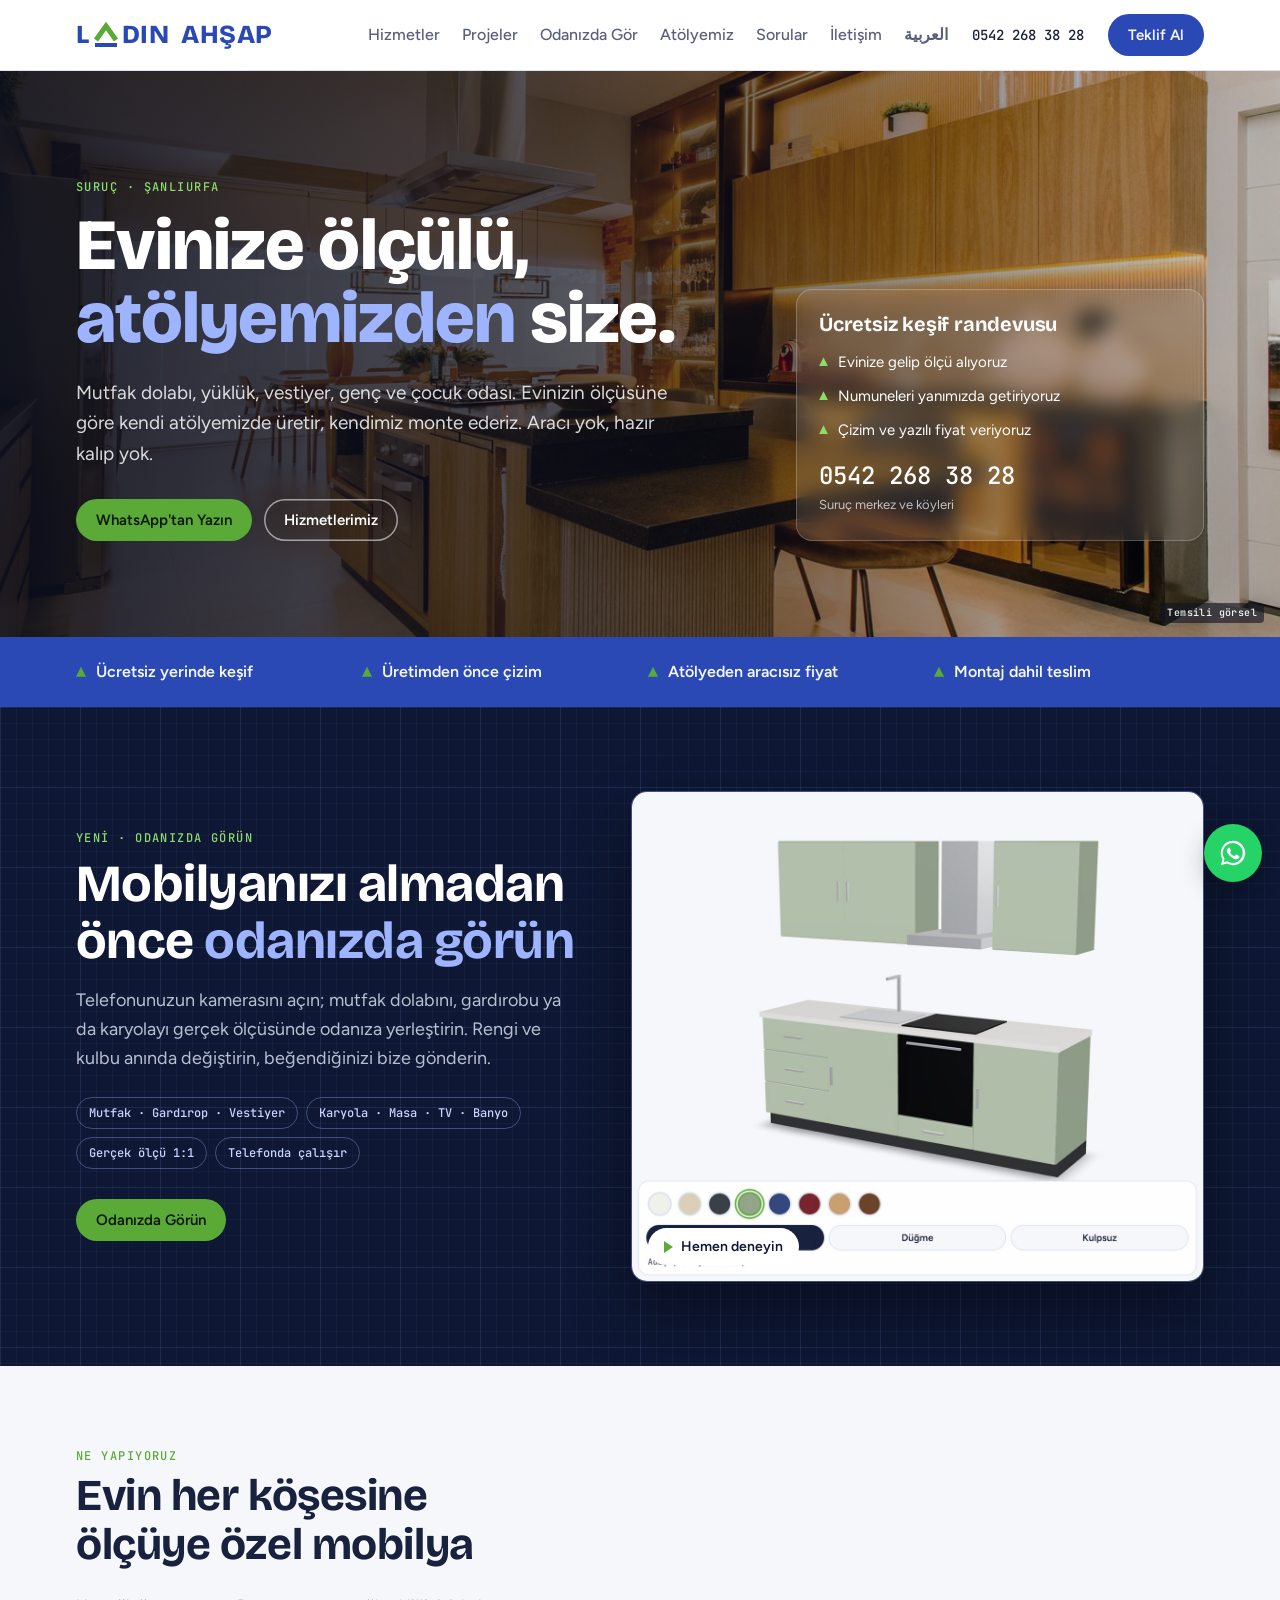
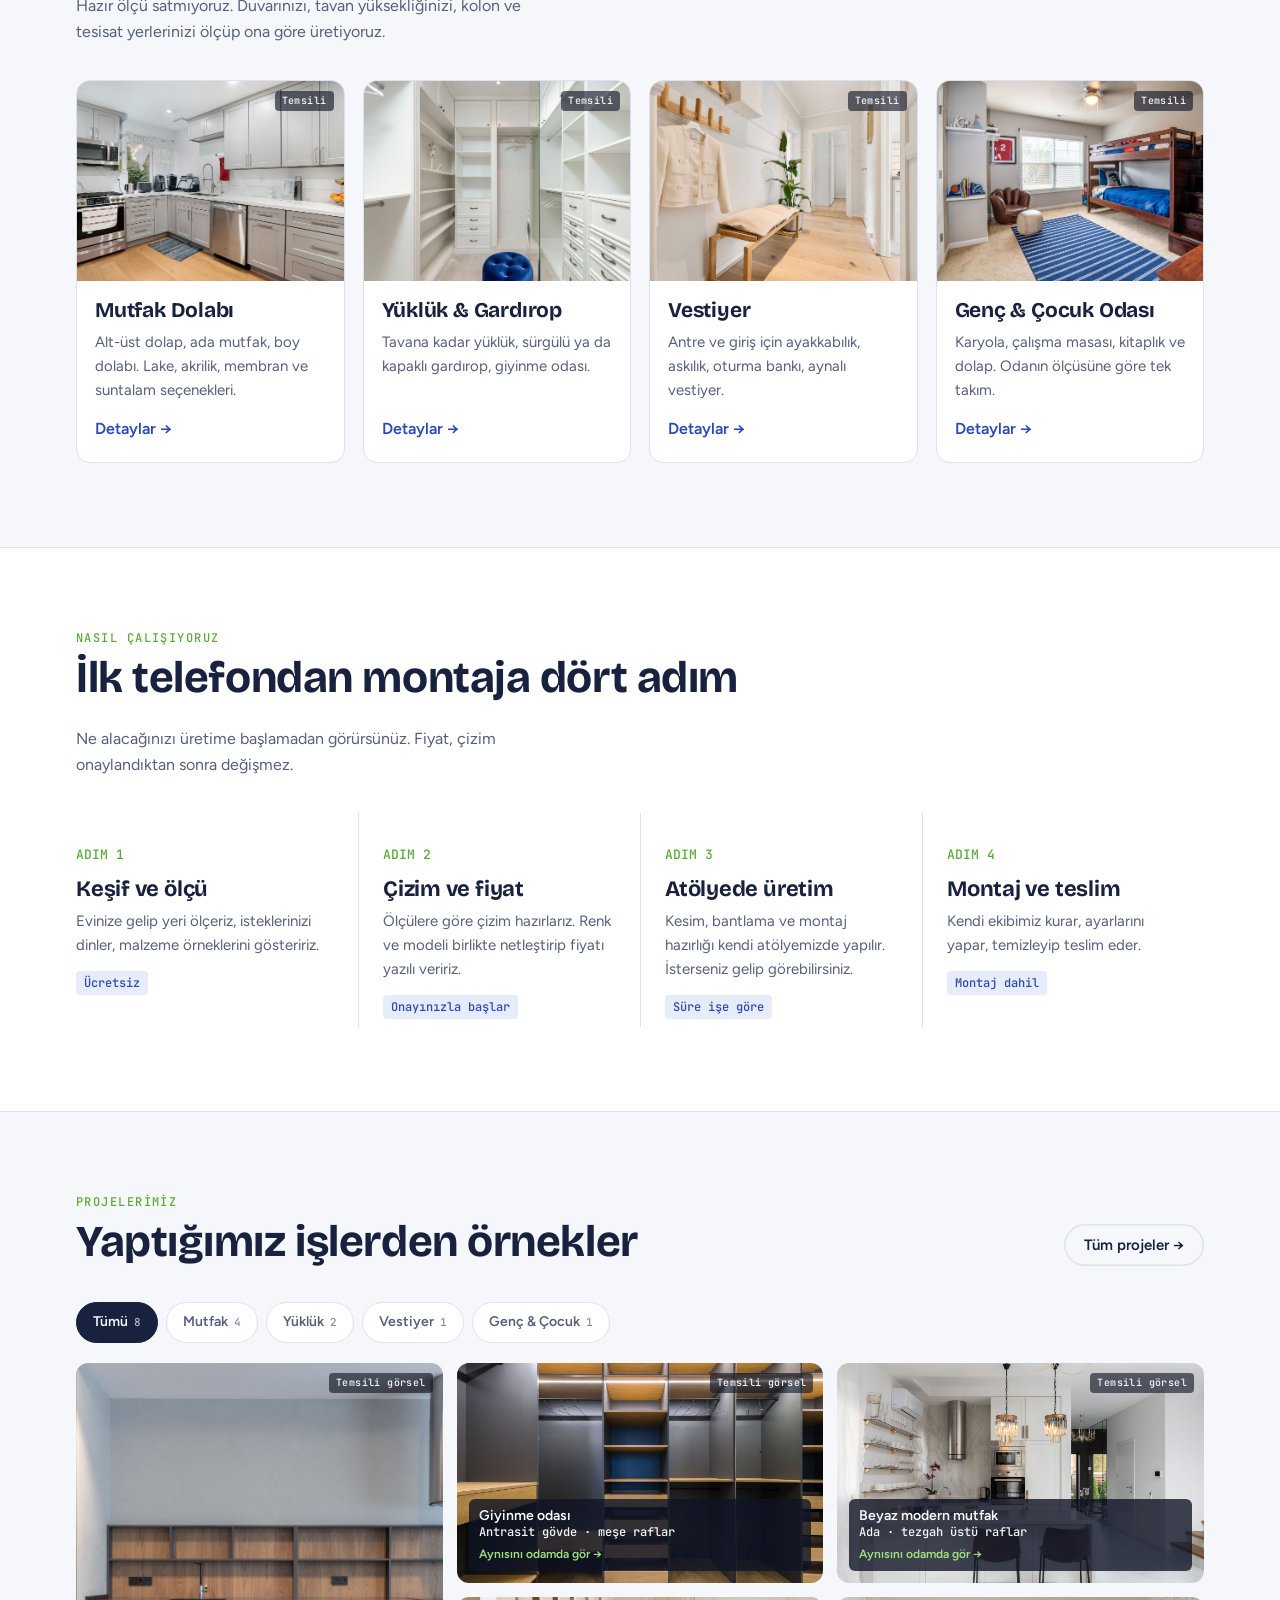
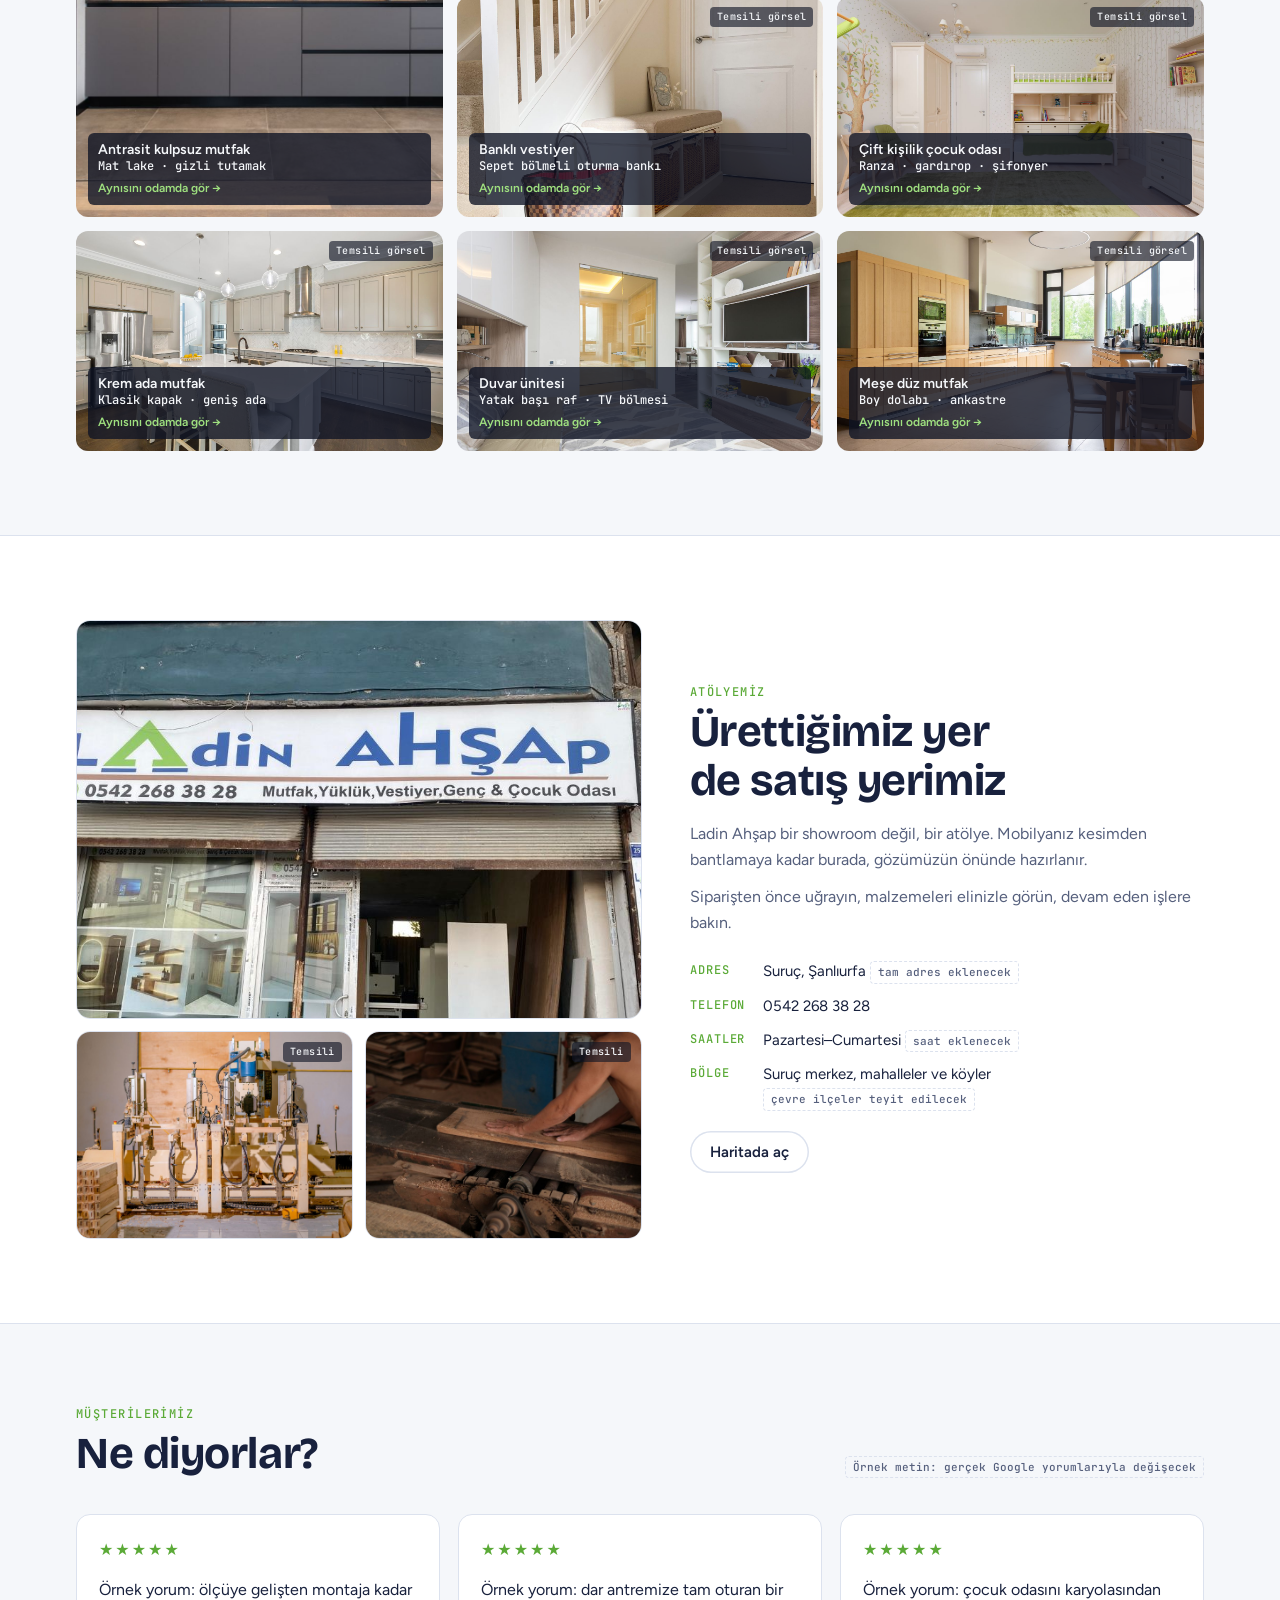
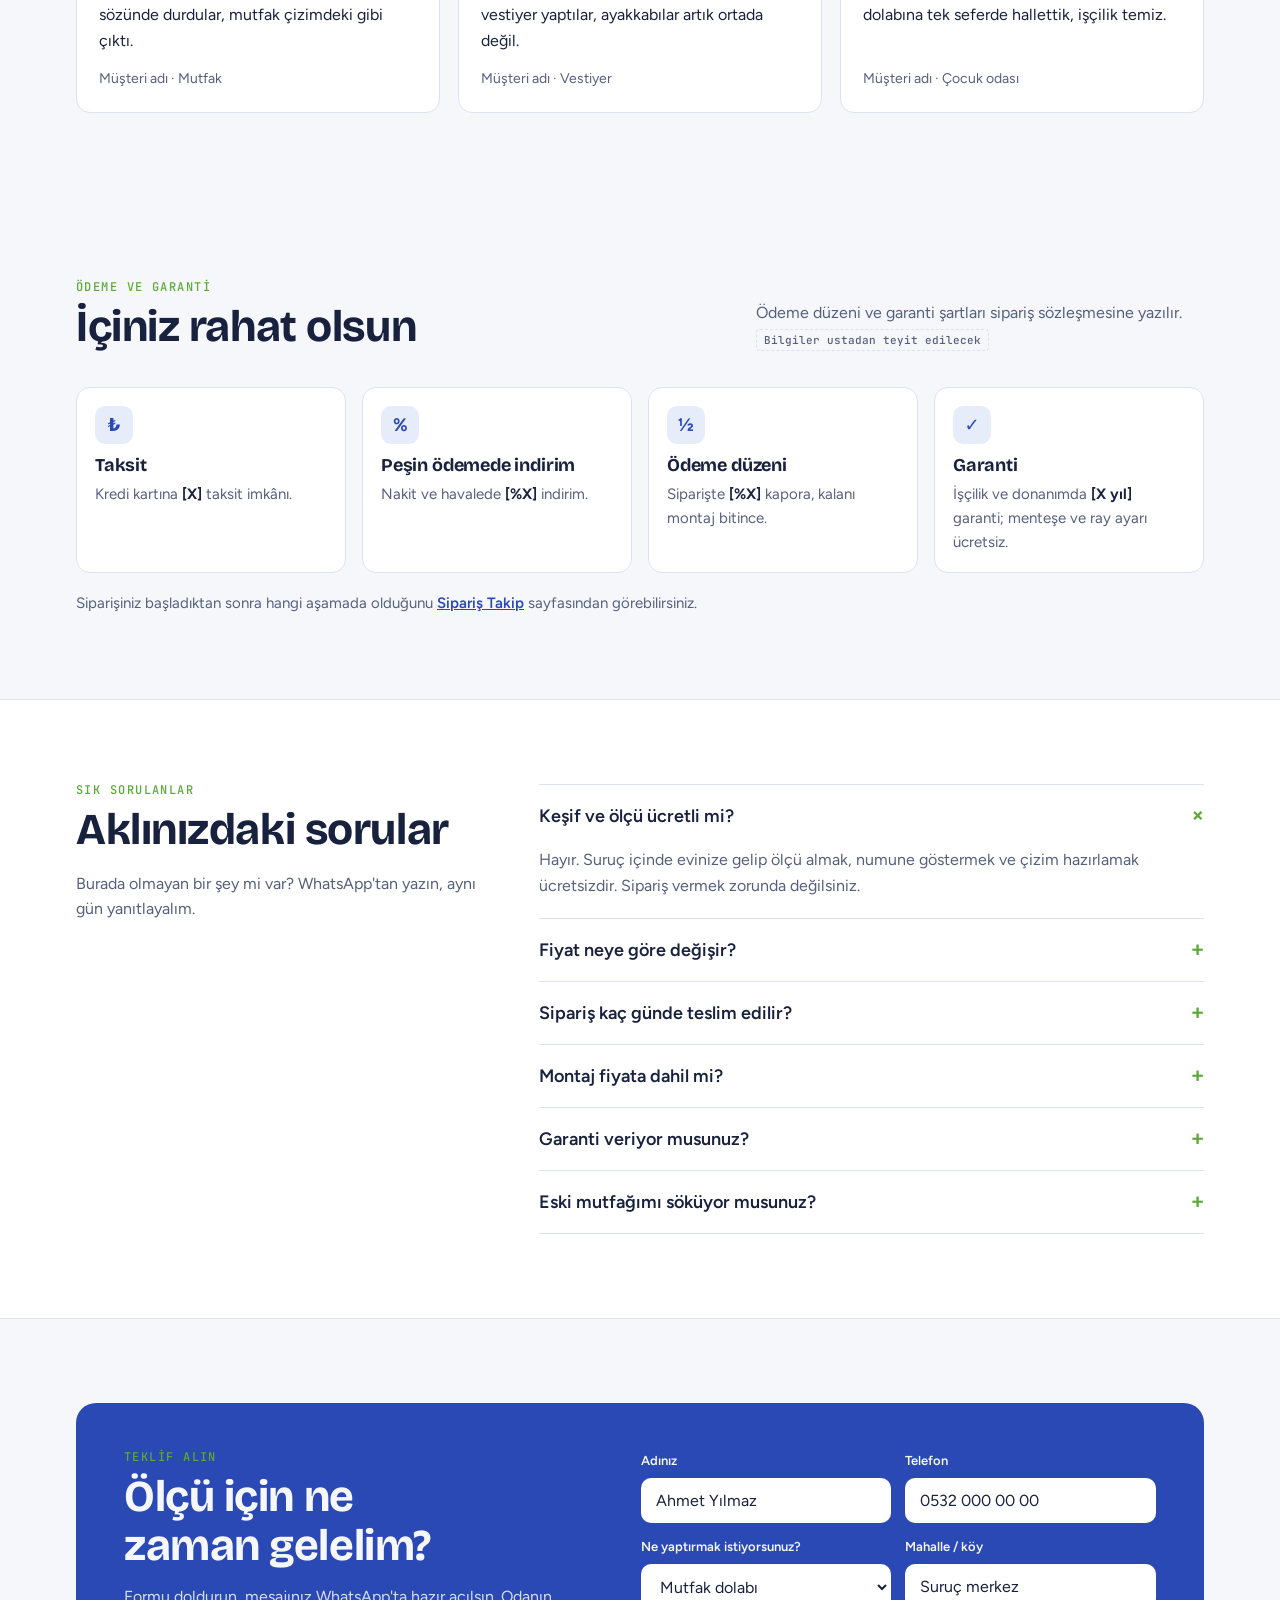
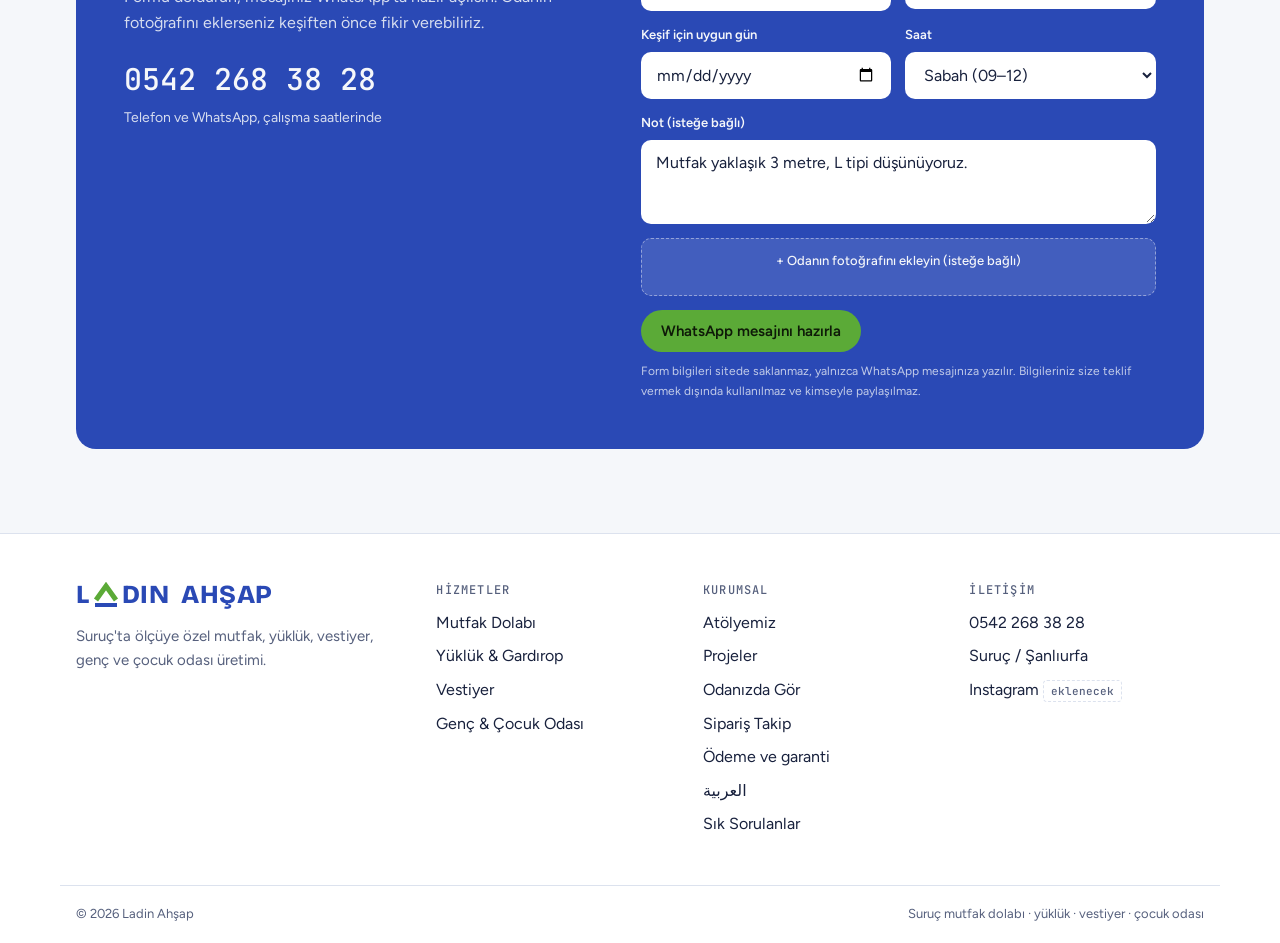
<file: index.html>
<!doctype html>
<html lang="tr">
<head>
<meta charset="utf-8">
<meta name="robots" content="noindex, nofollow">
<meta name="viewport" content="width=device-width, initial-scale=1, viewport-fit=cover">
<title>Ladin Ahşap</title>
<meta name="description" content="Suruç'ta ölçüye özel mutfak dolabı, yüklük, vestiyer, genç ve çocuk odası. Kendi atölyemizde üretim, ücretsiz keşif, montaj dahil.">
<meta property="og:title" content="Ladin Ahşap · Suruç mutfak dolabı ve ölçüye özel mobilya">
<meta property="og:description" content="Kendi atölyemizde üretim, ücretsiz keşif, montaj dahil. 0542 268 38 28">
<meta property="og:type" content="website">
<meta property="og:locale" content="tr_TR">
<link rel="preconnect" href="https://fonts.googleapis.com">
<link rel="preconnect" href="https://fonts.gstatic.com" crossorigin>
<link rel="stylesheet" href="https://fonts.googleapis.com/css2?family=Bricolage+Grotesque:opsz,wght@12..96,500;12..96,700;12..96,800&family=Figtree:wght@400;500;600;700&family=JetBrains+Mono:wght@500&display=swap">
<script type="application/ld+json">
{
  "@context": "https://schema.org",
  "@type": "FurnitureStore",
  "name": "Ladin Ahşap",
  "description": "Ölçüye özel mutfak dolabı, yüklük, vestiyer, genç ve çocuk odası üretimi ve montajı.",
  "telephone": "+90 542 268 38 28",
  "address": {
    "@type": "PostalAddress",
    "addressLocality": "Suruç",
    "addressRegion": "Şanlıurfa",
    "addressCountry": "TR"
  },
  "areaServed": "Suruç, Şanlıurfa"
}
</script>
<link rel="stylesheet" href="css/site.css">
<link rel="icon" href="favicon.svg" type="image/svg+xml">
</head>
<body>

<header>
  <div class="wrap bar">
    <a class="logo" href="#" aria-label="Ladin Ahşap ana sayfa">
      <span>L</span>
      <svg viewBox="0 0 26 26" aria-hidden="true"><polyline points="3,18 13,4 23,18" fill="none" stroke="var(--green)" stroke-width="5"/><rect x="2" y="21" width="22" height="4" fill="var(--blue)"/></svg>
      <span>DIN</span><span class="w2">AHŞAP</span>
    </a>
    <button class="menu-btn" id="menu-btn" aria-expanded="false" aria-controls="nav" aria-label="Menüyü aç"><span></span></button>
    <nav id="nav" aria-label="Ana menü">
      <a href="#hizmetler">Hizmetler</a>
      <a href="projeler.html">Projeler</a>
      <a href="evinizde-gorun.html">Odanızda Gör</a>
      <a href="#atolye">Atölyemiz</a>
      <a href="#sss">Sorular</a>
      <a href="#iletisim">İletişim</a>
      <a href="index-ar.html" lang="ar" class="lang-link">العربية</a>
    </nav>
    <a class="phone" href="tel:+905422683828">0542 268 38 28</a>
    <a class="btn btn-blue" href="#iletisim">Teklif Al</a>
  </div>
</header>

<main>
  <section class="hero-photo">
    <div class="wrap">
      <div>
        <div class="eyebrow">Suruç · Şanlıurfa</div>
        <h1>Evinize ölçülü,<br><em>atölyemizden</em> size.</h1>
        <p class="lead">Mutfak dolabı, yüklük, vestiyer, genç ve çocuk odası. Evinizin ölçüsüne göre kendi atölyemizde üretir, kendimiz monte ederiz. Aracı yok, hazır kalıp yok.</p>
        <div class="ctas">
          <a class="btn btn-green" href="https://wa.me/905422683828?text=Merhaba%2C%20mobilya%20i%C3%A7in%20bilgi%20almak%20istiyorum." target="_blank" rel="noopener">WhatsApp'tan Yazın</a>
          <a class="btn btn-ghost" href="#hizmetler">Hizmetlerimiz</a>
        </div>
      </div>
      <aside class="hero-card">
        <h2>Ücretsiz keşif randevusu</h2>
        <ul>
          <li>Evinize gelip ölçü alıyoruz</li>
          <li>Numuneleri yanımızda getiriyoruz</li>
          <li>Çizim ve yazılı fiyat veriyoruz</li>
        </ul>
        <a class="tel" href="tel:+905422683828">0542 268 38 28</a>
        <small>Suruç merkez ve köyleri</small>
      </aside>
    </div>
    <span class="stock-b">Temsili görsel</span>
  </section>

  <div class="strip">
    <ul class="wrap">
      <li>Ücretsiz yerinde keşif</li>
      <li>Üretimden önce çizim</li>
      <li>Atölyeden aracısız fiyat</li>
      <li>Montaj dahil teslim</li>
    </ul>
  </div>

  <section class="bp" aria-labelledby="bp-title">
    <div class="wrap">
      <div>
        <div class="eyebrow">Yeni · Odanızda görün</div>
        <h2 id="bp-title">Mobilyanızı almadan önce <em>odanızda görün</em></h2>
        <p>Telefonunuzun kamerasını açın; mutfak dolabını, gardırobu ya da karyolayı gerçek ölçüsünde odanıza yerleştirin. Rengi ve kulbu anında değiştirin, beğendiğinizi bize gönderin.</p>
        <ul>
          <li>Mutfak · Gardırop · Vestiyer</li>
          <li>Karyola · Masa · TV · Banyo</li>
          <li>Gerçek ölçü 1:1</li>
          <li>Telefonda çalışır</li>
        </ul>
        <a class="btn btn-green" href="evinizde-gorun.html">Odanızda Görün</a>
      </div>
      <a class="shot" href="evinizde-gorun.html" aria-label="Odanızda Görün sayfasını aç">
        <img src="img/odanizda-onizleme.jpg" alt="Odanızda Görün ekranında renk ve kulp seçilebilen mutfak dolabı modeli" loading="lazy">
        <span class="play">Hemen deneyin</span>
      </a>
    </div>
  </section>
  <section class="block" id="hizmetler">
    <div class="wrap">
      <div class="head">
        <div><div class="eyebrow">Ne yapıyoruz</div><h2>Evin her köşesine ölçüye özel mobilya</h2></div>
        <p>Hazır ölçü satmıyoruz. Duvarınızı, tavan yüksekliğinizi, kolon ve tesisat yerlerinizi ölçüp ona göre üretiyoruz.</p>
      </div>
      <div class="services">
        <a class="svc" href="mutfak-dolabi.html">
          <div class="ph"><img src="img/foto/hizmet-mutfak.jpg" alt="Beyaz ve gri tonlarda L mutfak" loading="lazy"><span class="stock-b">Temsili</span></div>
          <div class="body"><h3>Mutfak Dolabı</h3><p>Alt-üst dolap, ada mutfak, boy dolabı. Lake, akrilik, membran ve suntalam seçenekleri.</p><span class="more">Detaylar →</span></div>
        </a>
        <a class="svc" href="yukluk-gardirop.html">
          <div class="ph"><img src="img/foto/hizmet-yukluk.jpg" alt="Beyaz gardırop iç düzeni" loading="lazy"><span class="stock-b">Temsili</span></div>
          <div class="body"><h3>Yüklük &amp; Gardırop</h3><p>Tavana kadar yüklük, sürgülü ya da kapaklı gardırop, giyinme odası.</p><span class="more">Detaylar →</span></div>
        </a>
        <a class="svc" href="vestiyer.html">
          <div class="ph"><img src="img/foto/hizmet-vestiyer.jpg" alt="Askılık ve banklı antre" loading="lazy"><span class="stock-b">Temsili</span></div>
          <div class="body"><h3>Vestiyer</h3><p>Antre ve giriş için ayakkabılık, askılık, oturma bankı, aynalı vestiyer.</p><span class="more">Detaylar →</span></div>
        </a>
        <a class="svc" href="genc-cocuk-odasi.html">
          <div class="ph"><img src="img/foto/hizmet-cocuk.jpg" alt="Ranzalı çocuk odası" loading="lazy"><span class="stock-b">Temsili</span></div>
          <div class="body"><h3>Genç &amp; Çocuk Odası</h3><p>Karyola, çalışma masası, kitaplık ve dolap. Odanın ölçüsüne göre tek takım.</p><span class="more">Detaylar →</span></div>
        </a>
      </div>
    </div>
  </section>

  <section class="block band" id="surec">
    <div class="wrap">
      <div class="head">
        <div><div class="eyebrow">Nasıl çalışıyoruz</div><h2>İlk telefondan montaja dört adım</h2></div>
        <p>Ne alacağınızı üretime başlamadan görürsünüz. Fiyat, çizim onaylandıktan sonra değişmez.</p>
      </div>
      <div class="steps">
        <div class="step"><span class="n">ADIM 1</span><h3>Keşif ve ölçü</h3><p>Evinize gelip yeri ölçeriz, isteklerinizi dinler, malzeme örneklerini gösteririz.</p><span class="t">Ücretsiz</span></div>
        <div class="step"><span class="n">ADIM 2</span><h3>Çizim ve fiyat</h3><p>Ölçülere göre çizim hazırlarız. Renk ve modeli birlikte netleştirip fiyatı yazılı veririz.</p><span class="t">Onayınızla başlar</span></div>
        <div class="step"><span class="n">ADIM 3</span><h3>Atölyede üretim</h3><p>Kesim, bantlama ve montaj hazırlığı kendi atölyemizde yapılır. İsterseniz gelip görebilirsiniz.</p><span class="t">Süre işe göre</span></div>
        <div class="step"><span class="n">ADIM 4</span><h3>Montaj ve teslim</h3><p>Kendi ekibimiz kurar, ayarlarını yapar, temizleyip teslim eder.</p><span class="t">Montaj dahil</span></div>
      </div>
    </div>
  </section>

  <section class="block" id="projeler">
    <div class="wrap">
      <div class="head">
        <div><div class="eyebrow">Projelerimiz</div><h2>Yaptığımız işlerden örnekler</h2></div>
        <a class="btn btn-ghost" href="projeler.html">Tüm projeler →</a>
      </div>
      <div class="filters" role="group" aria-label="Projeleri filtrele">
        <button data-f="all" aria-pressed="true">Tümü<span class="count">8</span></button>
        <button data-f="mutfak" aria-pressed="false">Mutfak<span class="count">4</span></button>
        <button data-f="yukluk" aria-pressed="false">Yüklük<span class="count">2</span></button>
        <button data-f="vestiyer" aria-pressed="false">Vestiyer<span class="count">1</span></button>
        <button data-f="cocuk" aria-pressed="false">Genç &amp; Çocuk<span class="count">1</span></button>
      </div>
      <div class="projects" id="projects">
        <div class="proj stock big" data-cat="mutfak"><img src="img/foto/mutfak-antrasit.jpg" alt="Antrasit kulpsuz mutfak" loading="lazy"><div class="tag"><b>Antrasit kulpsuz mutfak</b><span class="sub">Mat lake · gizli tutamak</span><a class="same" href="evinizde-gorun.html#mutfak?w=3000&m=l&y=2200&c=antrasit&k=yok&t=mermer">Aynısını odamda gör →</a></div></div>
        <div class="proj stock" data-cat="yukluk"><img src="img/foto/yukluk-giyinme.jpg" alt="Giyinme odası" loading="lazy"><div class="tag"><b>Giyinme odası</b><span class="sub">Antrasit gövde · meşe raflar</span><a class="same" href="evinizde-gorun.html#gardirop?w=2400&h=2400&d=kapakli&c=antrasit&k=cubuk">Aynısını odamda gör →</a></div></div>
        <div class="proj stock" data-cat="mutfak"><img src="img/foto/mutfak-beyaz.jpg" alt="Beyaz modern mutfak" loading="lazy"><div class="tag"><b>Beyaz modern mutfak</b><span class="sub">Ada · tezgah üstü raflar</span><a class="same" href="evinizde-gorun.html#mutfak?w=3000&c=beyaz&k=yok&t=mermer">Aynısını odamda gör →</a></div></div>
        <div class="proj stock" data-cat="vestiyer"><img src="img/foto/vestiyer-bank.jpg" alt="Banklı vestiyer" loading="lazy"><div class="tag"><b>Banklı vestiyer</b><span class="sub">Sepet bölmeli oturma bankı</span><a class="same" href="evinizde-gorun.html#vestiyer?w=1000&c=beyaz&k=dugme">Aynısını odamda gör →</a></div></div>
        <div class="proj stock" data-cat="cocuk"><img src="img/foto/cocuk-ranza.jpg" alt="Çift kişilik çocuk odası" loading="lazy"><div class="tag"><b>Çift kişilik çocuk odası</b><span class="sub">Ranza · gardırop · şifonyer</span><a class="same" href="evinizde-gorun.html#karyola?s=90x190&c=beyaz&k=cubuk">Aynısını odamda gör →</a></div></div>
        <div class="proj stock" data-cat="mutfak"><img src="img/foto/mutfak-ada-krem.jpg" alt="Krem ada mutfak" loading="lazy"><div class="tag"><b>Krem ada mutfak</b><span class="sub">Klasik kapak · geniş ada</span><a class="same" href="evinizde-gorun.html#mutfak?w=3600&c=kasmir&k=cubuk&t=mermer">Aynısını odamda gör →</a></div></div>
        <div class="proj stock" data-cat="yukluk"><img src="img/foto/yukluk-duvar-unitesi.jpg" alt="Duvar ünitesi" loading="lazy"><div class="tag"><b>Duvar ünitesi</b><span class="sub">Yatak başı raf · TV bölmesi</span><a class="same" href="evinizde-gorun.html#tv?w=2400&c=beyaz&k=yok">Aynısını odamda gör →</a></div></div>
        <div class="proj stock" data-cat="mutfak"><img src="img/foto/mutfak-mese.jpg" alt="Meşe düz mutfak" loading="lazy"><div class="tag"><b>Meşe düz mutfak</b><span class="sub">Boy dolabı · ankastre</span><a class="same" href="evinizde-gorun.html#mutfak?w=2400&c=mese&k=cubuk&t=mermer">Aynısını odamda gör →</a></div></div>
      </div>
    </div>
  </section>

  <section class="block band" id="atolye">
    <div class="wrap shop">
      <div class="collage">
        <figure>
          <img src="img/atolye.jpg" alt="Ladin Ahşap atölyesinin dışarıdan görünümü, tabela ve vitrin">
          <figcaption>Atölyemiz, Suruç</figcaption>
        </figure>
        <figure><img src="img/foto/atolye-makine.jpg" alt="Panel işleme makinesi" loading="lazy"><span class="stock-b">Temsili</span></figure>
        <figure><img src="img/foto/atolye-el.jpg" alt="Ahşap parçanın el ile işlenmesi" loading="lazy"><span class="stock-b">Temsili</span></figure>
      </div>
      <div>
        <div class="eyebrow">Atölyemiz</div>
        <h2>Ürettiğimiz yer de satış yerimiz</h2>
        <p>Ladin Ahşap bir showroom değil, bir atölye. Mobilyanız kesimden bantlamaya kadar burada, gözümüzün önünde hazırlanır.</p>
        <p>Siparişten önce uğrayın, malzemeleri elinizle görün, devam eden işlere bakın.</p>
        <dl class="facts">
          <dt>Adres</dt><dd>Suruç, Şanlıurfa <span class="draft">tam adres eklenecek</span></dd>
          <dt>Telefon</dt><dd>0542 268 38 28</dd>
          <dt>Saatler</dt><dd>Pazartesi–Cumartesi <span class="draft">saat eklenecek</span></dd>
          <dt>Bölge</dt><dd>Suruç merkez, mahalleler ve köyler <span class="draft">çevre ilçeler teyit edilecek</span></dd>
        </dl>
        <p style="margin-top:20px"><a class="btn btn-ghost" href="https://www.google.com/maps/search/?api=1&query=Ladin+Ah%C5%9Fap+Suru%C3%A7" target="_blank" rel="noopener">Haritada aç</a></p>
      </div>
    </div>
  </section>

  <section class="block">
    <div class="wrap">
      <div class="head">
        <div><div class="eyebrow">Müşterilerimiz</div><h2>Ne diyorlar?</h2></div>
        <span class="draft">Örnek metin: gerçek Google yorumlarıyla değişecek</span>
      </div>
      <div class="reviews">
        <div class="rev"><div class="stars" aria-label="5 yıldız">★★★★★</div><p>Örnek yorum: ölçüye gelişten montaja kadar sözünde durdular, mutfak çizimdeki gibi çıktı.</p><div class="who">Müşteri adı · Mutfak</div></div>
        <div class="rev"><div class="stars" aria-label="5 yıldız">★★★★★</div><p>Örnek yorum: dar antremize tam oturan bir vestiyer yaptılar, ayakkabılar artık ortada değil.</p><div class="who">Müşteri adı · Vestiyer</div></div>
        <div class="rev"><div class="stars" aria-label="5 yıldız">★★★★★</div><p>Örnek yorum: çocuk odasını karyolasından dolabına tek seferde hallettik, işçilik temiz.</p><div class="who">Müşteri adı · Çocuk odası</div></div>
      </div>
    </div>
  </section>

  <section class="block" id="odeme">
    <div class="wrap">
      <div class="head">
        <div><div class="eyebrow">Ödeme ve garanti</div><h2>İçiniz rahat olsun</h2></div>
        <p>Ödeme düzeni ve garanti şartları sipariş sözleşmesine yazılır. <span class="draft">Bilgiler ustadan teyit edilecek</span></p>
      </div>
      <div class="pay">
        <div class="pay-item"><span class="pay-ic" aria-hidden="true">₺</span><h3>Taksit</h3><p>Kredi kartına <b>[X]</b> taksit imkânı.</p></div>
        <div class="pay-item"><span class="pay-ic" aria-hidden="true">%</span><h3>Peşin ödemede indirim</h3><p>Nakit ve havalede <b>[%X]</b> indirim.</p></div>
        <div class="pay-item"><span class="pay-ic" aria-hidden="true">½</span><h3>Ödeme düzeni</h3><p>Siparişte <b>[%X]</b> kapora, kalanı montaj bitince.</p></div>
        <div class="pay-item"><span class="pay-ic" aria-hidden="true">✓</span><h3>Garanti</h3><p>İşçilik ve donanımda <b>[X yıl]</b> garanti; menteşe ve ray ayarı ücretsiz.</p></div>
      </div>
      <p class="pay-more">Siparişiniz başladıktan sonra hangi aşamada olduğunu <a href="siparis-takip.html">Sipariş Takip</a> sayfasından görebilirsiniz.</p>
    </div>
  </section>

  <section class="block band" id="sss">
    <div class="wrap faq-grid">
      <div class="side">
        <div class="eyebrow">Sık sorulanlar</div>
        <h2>Aklınızdaki sorular</h2>
        <p>Burada olmayan bir şey mi var? WhatsApp'tan yazın, aynı gün yanıtlayalım.</p>
      </div>
      <div class="faq">
        <details open>
          <summary>Keşif ve ölçü ücretli mi?</summary>
          <p>Hayır. Suruç içinde evinize gelip ölçü almak, numune göstermek ve çizim hazırlamak ücretsizdir. Sipariş vermek zorunda değilsiniz.</p>
        </details>
        <details>
          <summary>Fiyat neye göre değişir?</summary>
          <p>Dolabın ölçüsü, kapak malzemesi (lake, akrilik, membran, suntalam), iç donanım ve tezgah tercihi fiyatı belirler. Keşiften sonra kalem kalem yazılı fiyat veriyoruz.</p>
        </details>
        <details>
          <summary>Sipariş kaç günde teslim edilir?</summary>
          <p>İşin büyüklüğüne ve malzemeye göre değişir. Çizim onaylandığında net teslim tarihini söylüyoruz. <span class="draft">ortalama gün sayısı eklenecek</span></p>
        </details>
        <details>
          <summary>Montaj fiyata dahil mi?</summary>
          <p>Evet. Kurulum, ayar ve temizlik kendi ekibimiz tarafından yapılır, ayrıca ücret alınmaz.</p>
        </details>
        <details>
          <summary>Garanti veriyor musunuz?</summary>
          <p>Ürettiğimiz mobilyalara garanti veriyoruz. Teslimden sonra menteşe ayarı ve kapak düzeltme için bizi aramanız yeterli. <span class="draft">garanti süresi eklenecek</span></p>
        </details>
        <details>
          <summary>Eski mutfağımı söküyor musunuz?</summary>
          <p>Keşifte konuşuyoruz. Eski dolapların sökümü ve tezgah değişimi işin kapsamına eklenebilir.</p>
        </details>
      </div>
    </div>
  </section>

  <section class="block" id="iletisim" style="padding-bottom:0">
    <div class="wrap">
      <div class="quote">
        <div class="side">
          <div class="eyebrow">Teklif alın</div>
          <h2>Ölçü için ne zaman gelelim?</h2>
          <p>Formu doldurun, mesajınız WhatsApp'ta hazır açılsın. Odanın fotoğrafını eklerseniz keşiften önce fikir verebiliriz.</p>
          <a class="big-phone" href="tel:+905422683828">0542 268 38 28</a>
          <p class="hours">Telefon ve WhatsApp, çalışma saatlerinde</p>
        </div>
        <form id="teklif" novalidate>
          <label for="f-ad">Adınız<input id="f-ad" name="ad" autocomplete="name" value="Ahmet Yılmaz"></label>
          <label for="f-tel">Telefon<input id="f-tel" name="tel" type="tel" autocomplete="tel" value="0532 000 00 00"></label>
          <label for="f-hizmet">Ne yaptırmak istiyorsunuz?
            <select id="f-hizmet" name="hizmet">
              <option>Mutfak dolabı</option><option>Yüklük / gardırop</option><option>Vestiyer</option><option>Genç / çocuk odası</option><option>Diğer</option>
            </select>
          </label>
          <label for="f-yer">Mahalle / köy<input id="f-yer" name="yer" value="Suruç merkez"></label>
          <label for="f-tarih">Keşif için uygun gün<input id="f-tarih" type="date"></label>
          <label for="f-saat">Saat
            <select id="f-saat"><option>Sabah (09–12)</option><option>Öğleden sonra (12–15)</option><option>Akşamüstü (15–18)</option></select>
          </label>
          <label class="full" for="f-not">Not (isteğe bağlı)<textarea id="f-not" name="not">Mutfak yaklaşık 3 metre, L tipi düşünüyoruz.</textarea></label>
          <div class="full">
            <label class="file" for="f-foto">
              <input id="f-foto" type="file" accept="image/*" multiple>
              <span>+ Odanın fotoğrafını ekleyin (isteğe bağlı)</span>
              <span class="thumbs" id="thumbs"></span>
            </label>
          </div>
          <div class="full" style="display:flex;gap:12px;align-items:center;flex-wrap:wrap">
            <button class="btn btn-green" type="submit">WhatsApp mesajını hazırla</button>
            <span class="err" id="err" hidden></span>
          </div>
          <div class="result" id="sonuc" hidden></div>
          <p class="kvkk full">Form bilgileri sitede saklanmaz, yalnızca WhatsApp mesajınıza yazılır. Bilgileriniz size teklif vermek dışında kullanılmaz ve kimseyle paylaşılmaz.</p>
        </form>
      </div>
    </div>
  </section>
</main>

<footer>
  <div class="wrap foot">
    <div>
      <span class="logo" aria-label="Ladin Ahşap">
        <span>L</span>
        <svg viewBox="0 0 26 26" aria-hidden="true"><polyline points="3,18 13,4 23,18" fill="none" stroke="var(--green)" stroke-width="5"/><rect x="2" y="21" width="22" height="4" fill="var(--blue)"/></svg>
        <span>DIN</span><span class="w2">AHŞAP</span>
      </span>
      <p>Suruç'ta ölçüye özel mutfak, yüklük, vestiyer, genç ve çocuk odası üretimi.</p>
    </div>
    <div><h4>Hizmetler</h4><ul><li><a href="mutfak-dolabi.html">Mutfak Dolabı</a></li><li><a href="yukluk-gardirop.html">Yüklük &amp; Gardırop</a></li><li><a href="vestiyer.html">Vestiyer</a></li><li><a href="genc-cocuk-odasi.html">Genç &amp; Çocuk Odası</a></li></ul></div>
    <div><h4>Kurumsal</h4><ul><li><a href="#atolye">Atölyemiz</a></li><li><a href="projeler.html">Projeler</a></li><li><a href="evinizde-gorun.html">Odanızda Gör</a></li><li><a href="siparis-takip.html">Sipariş Takip</a></li><li><a href="#odeme">Ödeme ve garanti</a></li><li><a href="index-ar.html" lang="ar">العربية</a></li><li><a href="#sss">Sık Sorulanlar</a></li></ul></div>
    <div><h4>İletişim</h4><ul><li>0542 268 38 28</li><li>Suruç / Şanlıurfa</li><li>Instagram <span class="draft">eklenecek</span></li></ul></div>
  </div>
  <div class="wrap legal"><span>© 2026 Ladin Ahşap</span><span>Suruç mutfak dolabı · yüklük · vestiyer · çocuk odası</span></div>
</footer>

<a class="wa" href="https://wa.me/905422683828" target="_blank" rel="noopener" aria-label="WhatsApp ile yazın">
  <svg viewBox="0 0 32 32" aria-hidden="true"><path fill="#fff" d="M16 3a13 13 0 0 0-11.2 19.6L3 29l6.6-1.7A13 13 0 1 0 16 3Zm0 23.6c-2 0-4-.6-5.7-1.6l-.4-.2-3.9 1 1-3.8-.3-.4A10.6 10.6 0 1 1 16 26.6Zm5.8-7.9c-.3-.2-1.9-.9-2.2-1-.3-.1-.5-.2-.7.2l-1 1.2c-.2.2-.4.2-.7.1a8.7 8.7 0 0 1-4.3-3.8c-.3-.5.3-.5.9-1.6.1-.2 0-.4 0-.5l-1-2.4c-.3-.6-.5-.5-.7-.5h-.6c-.2 0-.6.1-.9.4-.3.3-1.1 1.1-1.1 2.7s1.2 3.2 1.3 3.4c.2.2 2.3 3.5 5.6 4.9 2.1.9 2.9 1 4 .8.6-.1 1.9-.8 2.2-1.5.3-.7.3-1.4.2-1.5-.1-.2-.3-.3-.6-.4Z"/></svg>
</a>
<div class="mbar">
  <a class="btn btn-ghost" href="tel:+905422683828">Ara</a>
  <a class="btn wa-btn" href="https://wa.me/905422683828" target="_blank" rel="noopener">WhatsApp'tan Yaz</a>
</div>

<script src="js/site.js"></script>
</body>
</html>
</file>
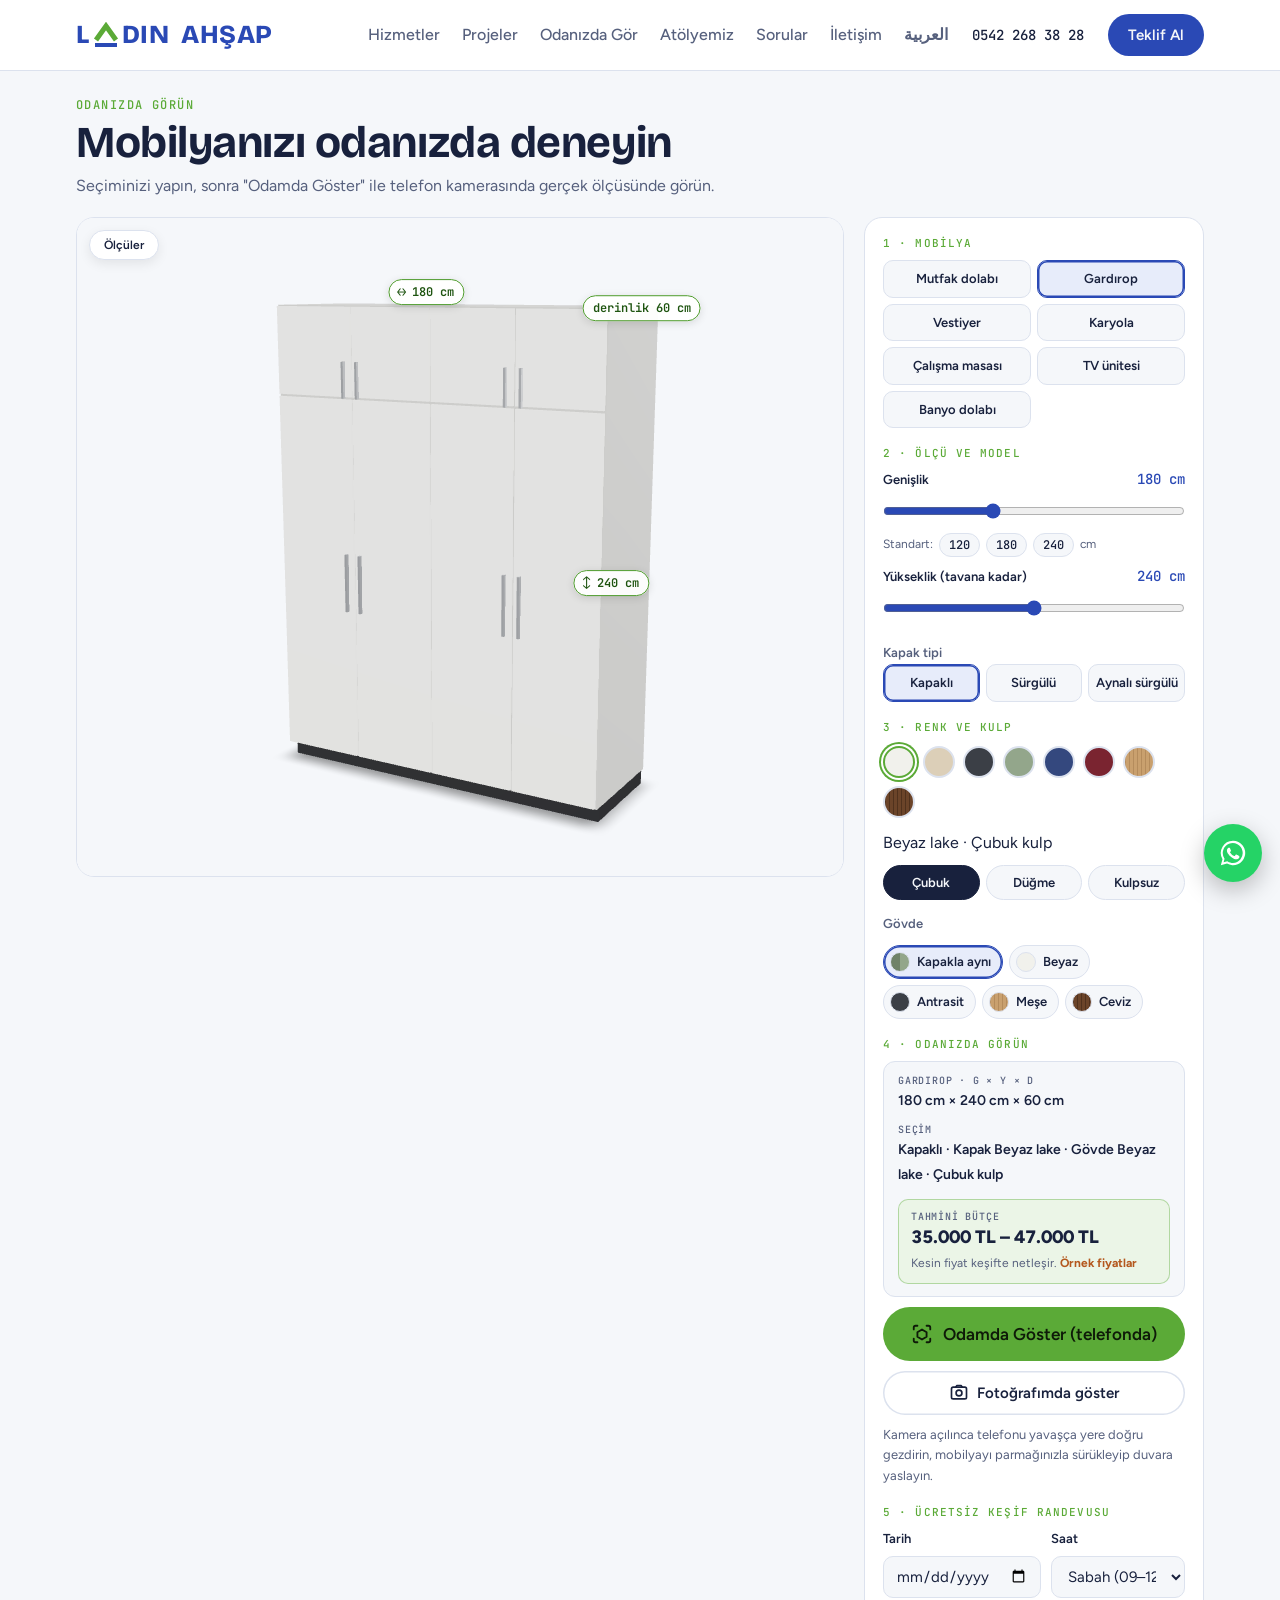
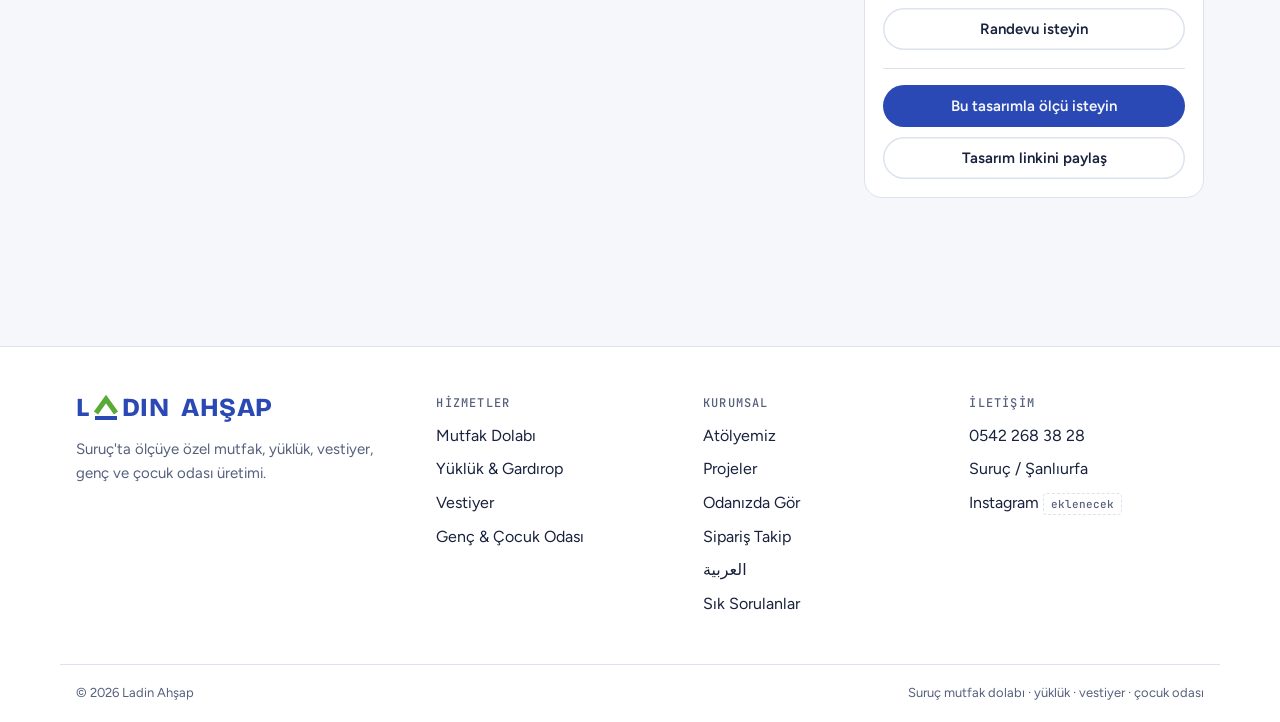
<file: evinizde-gorun.html>
<!doctype html>
<html lang="tr">
<head>
<meta charset="utf-8">
<meta name="robots" content="noindex, nofollow">
<meta name="viewport" content="width=device-width, initial-scale=1, viewport-fit=cover">
<title>Odanızda Görün · Ladin Ahşap Suruç</title>
<meta name="description" content="Mutfak dolabı, gardırop, vestiyer, karyola, çalışma masası, TV ünitesi ve banyo dolabını telefon kameranızla gerçek ölçüsünde odanıza yerleştirin; tahmini bütçeyi görün, keşif randevusu isteyin.">
<meta property="og:title" content="Odanızda Görün · Ladin Ahşap Suruç">
<meta property="og:description" content="Mutfak dolabı, gardırop, vestiyer, karyola, çalışma masası, TV ünitesi ve banyo dolabını telefon kameranızla gerçek ölçüsünde odanıza yerleştirin; tahmini bütçeyi görün, keşif randevusu isteyin.">
<meta property="og:type" content="website">
<meta property="og:locale" content="tr_TR">
<link rel="preconnect" href="https://fonts.googleapis.com">
<link rel="preconnect" href="https://fonts.gstatic.com" crossorigin>
<link rel="stylesheet" href="https://fonts.googleapis.com/css2?family=Bricolage+Grotesque:opsz,wght@12..96,500;12..96,700;12..96,800&family=Figtree:wght@400;500;600;700&family=JetBrains+Mono:wght@500&display=swap">
<link rel="stylesheet" href="css/site.css">
<link rel="icon" href="favicon.svg" type="image/svg+xml">
</head>
<body>

<header>
  <div class="wrap bar">
    <a class="logo" href="index.html" aria-label="Ladin Ahşap ana sayfa">
      <span>L</span>
      <svg viewBox="0 0 26 26" aria-hidden="true"><polyline points="3,18 13,4 23,18" fill="none" stroke="var(--green)" stroke-width="5"/><rect x="2" y="21" width="22" height="4" fill="var(--blue)"/></svg>
      <span>DIN</span><span class="w2">AHŞAP</span>
    </a>
    <button class="menu-btn" id="menu-btn" aria-expanded="false" aria-controls="nav" aria-label="Menüyü aç"><span></span></button>
    <nav id="nav" aria-label="Ana menü">
      <a href="index.html#hizmetler">Hizmetler</a>
      <a href="projeler.html">Projeler</a>
      <a href="evinizde-gorun.html">Odanızda Gör</a>
      <a href="index.html#atolye">Atölyemiz</a>
      <a href="index.html#sss">Sorular</a>
      <a href="index.html#iletisim">İletişim</a>
      <a href="odanizda-ar.html" lang="ar" class="lang-link">العربية</a>
    </nav>
    <a class="phone" href="tel:+905422683828">0542 268 38 28</a>
    <a class="btn btn-blue" href="index.html#iletisim">Teklif Al</a>
  </div>
</header>

<main>
  <section class="arx">
    <div class="wrap">
      <div class="arx-head">
        <div class="eyebrow">Odanızda görün</div>
        <h1>Mobilyanızı odanızda deneyin</h1>
        <p>Seçiminizi yapın, sonra "Odamda Göster" ile telefon kamerasında gerçek ölçüsünde görün.</p>
      </div>
      <div class="arx-grid">
        <div class="arx-stage">
          <model-viewer id="arv" alt="Mobilya modeli"
            ar ar-modes="webxr scene-viewer quick-look" ar-scale="fixed" ar-placement="floor"
            camera-controls touch-action="pan-y" camera-orbit="30deg 78deg 112%" shadow-intensity="1" shadow-softness="0.8"
            environment-image="neutral" exposure="1.05" interaction-prompt="none">
            <button slot="ar-button" class="arx-hidden-ar" type="button" tabindex="-1" aria-hidden="true"></button>
            <span slot="hotspot-w" class="dim" id="dim-w" data-position="0m 0m 0m" data-normal="0m 0m 1m" dir="ltr"></span>
            <span slot="hotspot-h" class="dim" id="dim-h" data-position="0m 0m 0m" data-normal="1m 0m 0m" dir="ltr"></span>
            <span slot="hotspot-d" class="dim" id="dim-d" data-position="0m 0m 0m" data-normal="1m 0m 0m"></span>
            <button type="button" id="ar-dims" class="arx-dimbtn" aria-pressed="true">Ölçüler</button>
            <div class="arx-dock">
              <div class="arx-colors dock-color" role="group" aria-label="Kapak"><button type="button" style="--c:#F1F1EC" data-c="beyaz" aria-pressed="false" aria-label="Beyaz lake" title="Beyaz lake"></button><button type="button" style="--c:#DCCFB8" data-c="kasmir" aria-pressed="false" aria-label="Kaşmir" title="Kaşmir"></button><button type="button" style="--c:#3B3F46" data-c="antrasit" aria-pressed="false" aria-label="Antrasit" title="Antrasit"></button><button type="button" style="--c:#93A68B" data-c="adacayi" aria-pressed="false" aria-label="Adaçayı" title="Adaçayı"></button><button type="button" style="--c:#34487E" data-c="gece" aria-pressed="false" aria-label="Gece mavisi" title="Gece mavisi"></button><button type="button" style="--c:#7A2430" data-c="bordo" aria-pressed="false" aria-label="Bordo akrilik" title="Bordo akrilik"></button><button type="button" style="--c:repeating-linear-gradient(90deg,rgba(120,80,40,.25) 0 1px,transparent 1px 4px),#C9A06E" data-c="mese" aria-pressed="false" aria-label="Meşe" title="Meşe"></button><button type="button" style="--c:repeating-linear-gradient(90deg,rgba(30,15,5,.35) 0 1px,transparent 1px 4px),#6B4429" data-c="ceviz" aria-pressed="false" aria-label="Ceviz" title="Ceviz"></button></div>
              <div class="arx-hgroup dock-handle" role="group" aria-label="Kulpsuz"><button type="button" data-k="cubuk" aria-pressed="false">Çubuk</button><button type="button" data-k="dugme" aria-pressed="false">Düğme</button><button type="button" data-k="yok" aria-pressed="false">Kulpsuz</button></div>
            </div>
          </model-viewer>
          <div class="ph-tools" id="ph-tools" hidden>
            <p>Odanızın fotoğrafında mobilyayı iki parmakla taşıyıp büyütün. Fotoğrafta ölçek yaklaşıktır.</p>
            <div><button type="button" class="btn btn-green" id="ph-save">Görüntüyü kaydet</button><button type="button" class="btn btn-ghost" id="ph-clear">Fotoğrafı kaldır</button></div>
          </div>
        </div>
        <div class="arx-panel">
          <div class="k3d-row"><span class="k3d-lbl">1 · Mobilya</span><div class="seg arx-prod" id="ar-product" role="group"></div></div>
          <div class="k3d-row">
            <span class="k3d-lbl">2 · Ölçü ve model</span>
            <div id="row-w"><div class="rng"><label for="ar-w">Genişlik</label><output id="o-w" dir="ltr"></output></div><input type="range" id="ar-w"><div class="arx-presets" id="ar-presets"></div>
              <button type="button" class="arx-ms" id="ms-go" hidden><svg viewBox="0 0 24 24" fill="none" stroke="currentColor" stroke-width="2" stroke-linecap="round" aria-hidden="true"><path d="M3 17h18M5 17v-3M9 17v-2M13 17v-3M17 17v-2M21 17v-3M3 8l4-4M3 8l4 4M3 8h18M21 8l-4-4M21 8l-4 4"/></svg>Duvarı kamerayla ölç</button></div>
            <div id="row-h" hidden><div class="rng"><label for="ar-h">Yükseklik (tavana kadar)</label><output id="o-h" dir="ltr"></output></div><input type="range" id="ar-h"></div>
            <div id="row-size" hidden><div class="seg" role="group"></div></div>
            <div id="row-mt" hidden><div class="arx-sub">Mutfak tipi</div><div class="seg two" id="ar-mt" role="group"><button type="button" data-mt="duz" aria-pressed="true">Düz</button><button type="button" data-mt="l" aria-pressed="false">L (köşe)</button></div></div>
            <div id="row-side" hidden><div class="rng"><label for="ar-side">Yan duvar</label><output id="o-side" dir="ltr"></output></div><input type="range" id="ar-side" min="1500" max="3600" step="50" value="2000"></div>
            <label id="row-upper" class="arx-check" hidden><input type="checkbox" id="ar-upper" checked> Üst dolaplar</label>
            <div id="row-door" hidden><div class="arx-sub">Kapak tipi</div><div class="seg three" id="ar-door" role="group"><button type="button" data-door="kapakli" aria-pressed="true">Kapaklı</button><button type="button" data-door="surgulu" aria-pressed="false">Sürgülü</button><button type="button" data-door="ayna" aria-pressed="false">Aynalı sürgülü</button></div></div>
          </div>
          <div class="k3d-row">
            <span class="k3d-lbl">3 · Renk ve kulp</span>
            <div class="arx-colors panel-color" role="group" aria-label="Kapak"><button type="button" style="--c:#F1F1EC" data-c="beyaz" aria-pressed="false" aria-label="Beyaz lake" title="Beyaz lake"></button><button type="button" style="--c:#DCCFB8" data-c="kasmir" aria-pressed="false" aria-label="Kaşmir" title="Kaşmir"></button><button type="button" style="--c:#3B3F46" data-c="antrasit" aria-pressed="false" aria-label="Antrasit" title="Antrasit"></button><button type="button" style="--c:#93A68B" data-c="adacayi" aria-pressed="false" aria-label="Adaçayı" title="Adaçayı"></button><button type="button" style="--c:#34487E" data-c="gece" aria-pressed="false" aria-label="Gece mavisi" title="Gece mavisi"></button><button type="button" style="--c:#7A2430" data-c="bordo" aria-pressed="false" aria-label="Bordo akrilik" title="Bordo akrilik"></button><button type="button" style="--c:repeating-linear-gradient(90deg,rgba(120,80,40,.25) 0 1px,transparent 1px 4px),#C9A06E" data-c="mese" aria-pressed="false" aria-label="Meşe" title="Meşe"></button><button type="button" style="--c:repeating-linear-gradient(90deg,rgba(30,15,5,.35) 0 1px,transparent 1px 4px),#6B4429" data-c="ceviz" aria-pressed="false" aria-label="Ceviz" title="Ceviz"></button></div>
            <span class="k-sel" id="ar-cname"></span>
            <div class="arx-hgroup panel-handle" role="group" aria-label="Kulpsuz"><button type="button" data-k="cubuk" aria-pressed="false">Çubuk</button><button type="button" data-k="dugme" aria-pressed="false">Düğme</button><button type="button" data-k="yok" aria-pressed="false">Kulpsuz</button></div>
            <div class="arx-sub">Gövde</div>
            <div class="chips" id="ar-body" role="group"><button type="button" data-g="ayni" aria-pressed="false"><i style="background:conic-gradient(#93A68B 0 50%,#6f8268 0)"></i>Kapakla aynı</button><button type="button" data-g="beyaz" aria-pressed="false"><i style="background:#F1F1EC"></i>Beyaz</button><button type="button" data-g="antrasit" aria-pressed="false"><i style="background:#3B3F46"></i>Antrasit</button><button type="button" data-g="mese" aria-pressed="false"><i style="background:repeating-linear-gradient(90deg,rgba(120,80,40,.25) 0 1px,transparent 1px 4px),#C9A06E"></i>Meşe</button><button type="button" data-g="ceviz" aria-pressed="false"><i style="background:repeating-linear-gradient(90deg,rgba(30,15,5,.35) 0 1px,transparent 1px 4px),#6B4429"></i>Ceviz</button></div>
            <div id="row-top" hidden><div class="arx-sub">Tezgah</div><div class="chips" id="ar-top" role="group"><button type="button" data-t="mermer" aria-pressed="false"><i style="background:#ECEAE6"></i>Mermer</button><button type="button" data-t="granit" aria-pressed="false"><i style="background:#232428"></i>Granit</button><button type="button" data-t="mese" aria-pressed="false"><i style="background:repeating-linear-gradient(90deg,rgba(120,80,40,.25) 0 1px,transparent 1px 4px),#C9A06E"></i>Meşe</button><button type="button" data-t="beton" aria-pressed="false"><i style="background:#9EA0A1"></i>Beton</button></div></div>
          </div>
          <div class="k3d-row">
            <span class="k3d-lbl">4 · Odanızda görün</span>
            <div class="k-sum arx-sum" id="ar-sum" aria-live="polite"></div>
            <button type="button" class="btn btn-green arx-go" id="ar-go"><svg viewBox="0 0 24 24" fill="none" stroke="currentColor" stroke-width="2" stroke-linecap="round" stroke-linejoin="round" aria-hidden="true"><path d="M3 7V5a2 2 0 0 1 2-2h2M17 3h2a2 2 0 0 1 2 2v2M21 17v2a2 2 0 0 1-2 2h-2M7 21H5a2 2 0 0 1-2-2v-2"/><path d="M12 7l5 3v5l-5 3-5-3v-5z"/></svg>Odamda Göster</button>
            <label class="btn btn-ghost arx-photo" for="ph-file"><svg viewBox="0 0 24 24" fill="none" stroke="currentColor" stroke-width="2" stroke-linecap="round" stroke-linejoin="round" aria-hidden="true"><rect x="3" y="5" width="18" height="14" rx="2"/><circle cx="12" cy="12" r="3.5"/><path d="M8 5l1.5-2h5L16 5"/></svg>Fotoğrafımda göster</label>
            <input type="file" id="ph-file" accept="image/*" hidden>
            <p class="arx-note">Kamera açılınca telefonu yavaşça yere doğru gezdirin, mobilyayı parmağınızla sürükleyip duvara yaslayın.</p>
            <div class="ar-box ar-desk" id="ar-desk" hidden>
              <div id="ar-qr"></div>
              <div><h3>Telefonunuzla açın</h3><p>Kamera telefonda çalışır. QR kodu okutun; bu tasarım telefonunuzda açılır.</p></div>
            </div>
            <p class="ar-fail" id="ar-fail" hidden></p>
          </div>
          <div class="k3d-row">
            <span class="k3d-lbl">5 · Ücretsiz keşif randevusu</span>
            <div class="arx-ap">
              <label for="ap-date">Tarih<input type="date" id="ap-date"></label>
              <label for="ap-slot">Saat<select id="ap-slot"><option value="sabah">Sabah (09–12)</option><option value="ogle">Öğleden sonra (12–15)</option><option value="aksam">Akşamüstü (15–18)</option></select></label>
            </div>
            <a class="btn btn-ghost" id="ap-wa" href="https://wa.me/905422683828?text=" target="_blank" rel="noopener">Randevu isteyin</a>
          </div>
          <div class="arx-after" id="ar-after">
            <a class="btn btn-blue" id="ar-wa" href="https://wa.me/905422683828?text=" target="_blank" rel="noopener">Bu tasarımla ölçü isteyin</a>
            <button type="button" class="btn btn-ghost" id="ar-share">Tasarım linkini paylaş</button>
          </div>
        </div>
      </div>
    </div>
  </section>
  <div class="ms" id="ms" hidden>
    <div class="ms-cross" aria-hidden="true"></div>
    <div class="ms-bar">
      <p id="ms-text"></p>
      <div class="ms-acts"><button type="button" id="ms-a">Başlangıç</button><button type="button" id="ms-use" disabled>Kullan</button><button type="button" id="ms-close">Kapat</button></div>
    </div>
  </div>
</main>

<footer>
  <div class="wrap foot">
    <div>
      <span class="logo" aria-label="Ladin Ahşap">
        <span>L</span>
      <svg viewBox="0 0 26 26" aria-hidden="true"><polyline points="3,18 13,4 23,18" fill="none" stroke="var(--green)" stroke-width="5"/><rect x="2" y="21" width="22" height="4" fill="var(--blue)"/></svg>
      <span>DIN</span><span class="w2">AHŞAP</span>
      </span>
      <p>Suruç'ta ölçüye özel mutfak, yüklük, vestiyer, genç ve çocuk odası üretimi.</p>
    </div>
    <div><h4>Hizmetler</h4><ul><li><a href="mutfak-dolabi.html">Mutfak Dolabı</a></li><li><a href="yukluk-gardirop.html">Yüklük & Gardırop</a></li><li><a href="vestiyer.html">Vestiyer</a></li><li><a href="genc-cocuk-odasi.html">Genç & Çocuk Odası</a></li></ul></div>
    <div><h4>Kurumsal</h4><ul><li><a href="index.html#atolye">Atölyemiz</a></li><li><a href="projeler.html">Projeler</a></li><li><a href="evinizde-gorun.html">Odanızda Gör</a></li><li><a href="siparis-takip.html">Sipariş Takip</a></li><li><a href="index-ar.html" lang="ar">العربية</a></li><li><a href="index.html#sss">Sık Sorulanlar</a></li></ul></div>
    <div><h4>İletişim</h4><ul><li>0542 268 38 28</li><li>Suruç / Şanlıurfa</li><li>Instagram <span class="draft">eklenecek</span></li></ul></div>
  </div>
  <div class="wrap legal"><span>© 2026 Ladin Ahşap</span><span>Suruç mutfak dolabı · yüklük · vestiyer · çocuk odası</span></div>
</footer>

<a class="wa" href="https://wa.me/905422683828?text=Merhaba%2C%20mutfak%20dolab%C4%B1%20i%C3%A7in%20%C3%B6l%C3%A7%C3%BC%20ve%20fiyat%20almak%20istiyorum." target="_blank" rel="noopener" aria-label="WhatsApp ile yazın">
  <svg viewBox="0 0 32 32" aria-hidden="true"><path fill="#fff" d="M16 3a13 13 0 0 0-11.2 19.6L3 29l6.6-1.7A13 13 0 1 0 16 3Zm0 23.6c-2 0-4-.6-5.7-1.6l-.4-.2-3.9 1 1-3.8-.3-.4A10.6 10.6 0 1 1 16 26.6Zm5.8-7.9c-.3-.2-1.9-.9-2.2-1-.3-.1-.5-.2-.7.2l-1 1.2c-.2.2-.4.2-.7.1a8.7 8.7 0 0 1-4.3-3.8c-.3-.5.3-.5.9-1.6.1-.2 0-.4 0-.5l-1-2.4c-.3-.6-.5-.5-.7-.5h-.6c-.2 0-.6.1-.9.4-.3.3-1.1 1.1-1.1 2.7s1.2 3.2 1.3 3.4c.2.2 2.3 3.5 5.6 4.9 2.1.9 2.9 1 4 .8.6-.1 1.9-.8 2.2-1.5.3-.7.3-1.4.2-1.5-.1-.2-.3-.3-.6-.4Z"/></svg>
</a>
<div class="mbar">
  <a class="btn btn-ghost" href="tel:+905422683828">Ara</a>
  <a class="btn wa-btn" href="https://wa.me/905422683828?text=Merhaba%2C%20mutfak%20dolab%C4%B1%20i%C3%A7in%20%C3%B6l%C3%A7%C3%BC%20ve%20fiyat%20almak%20istiyorum." target="_blank" rel="noopener">WhatsApp'tan Yaz</a>
</div>

<script src="js/site.js"></script>
<script type="module" src="js/vendor/model-viewer.min.js"></script>
<script src="js/vendor/qrcode.min.js"></script>
<script src="js/fiyatlar.js"></script>
<script src="js/dil.js"></script>
<script src="js/ar-uret.js"></script>
<script src="js/ar.js"></script>
</body>
</html>
</file>
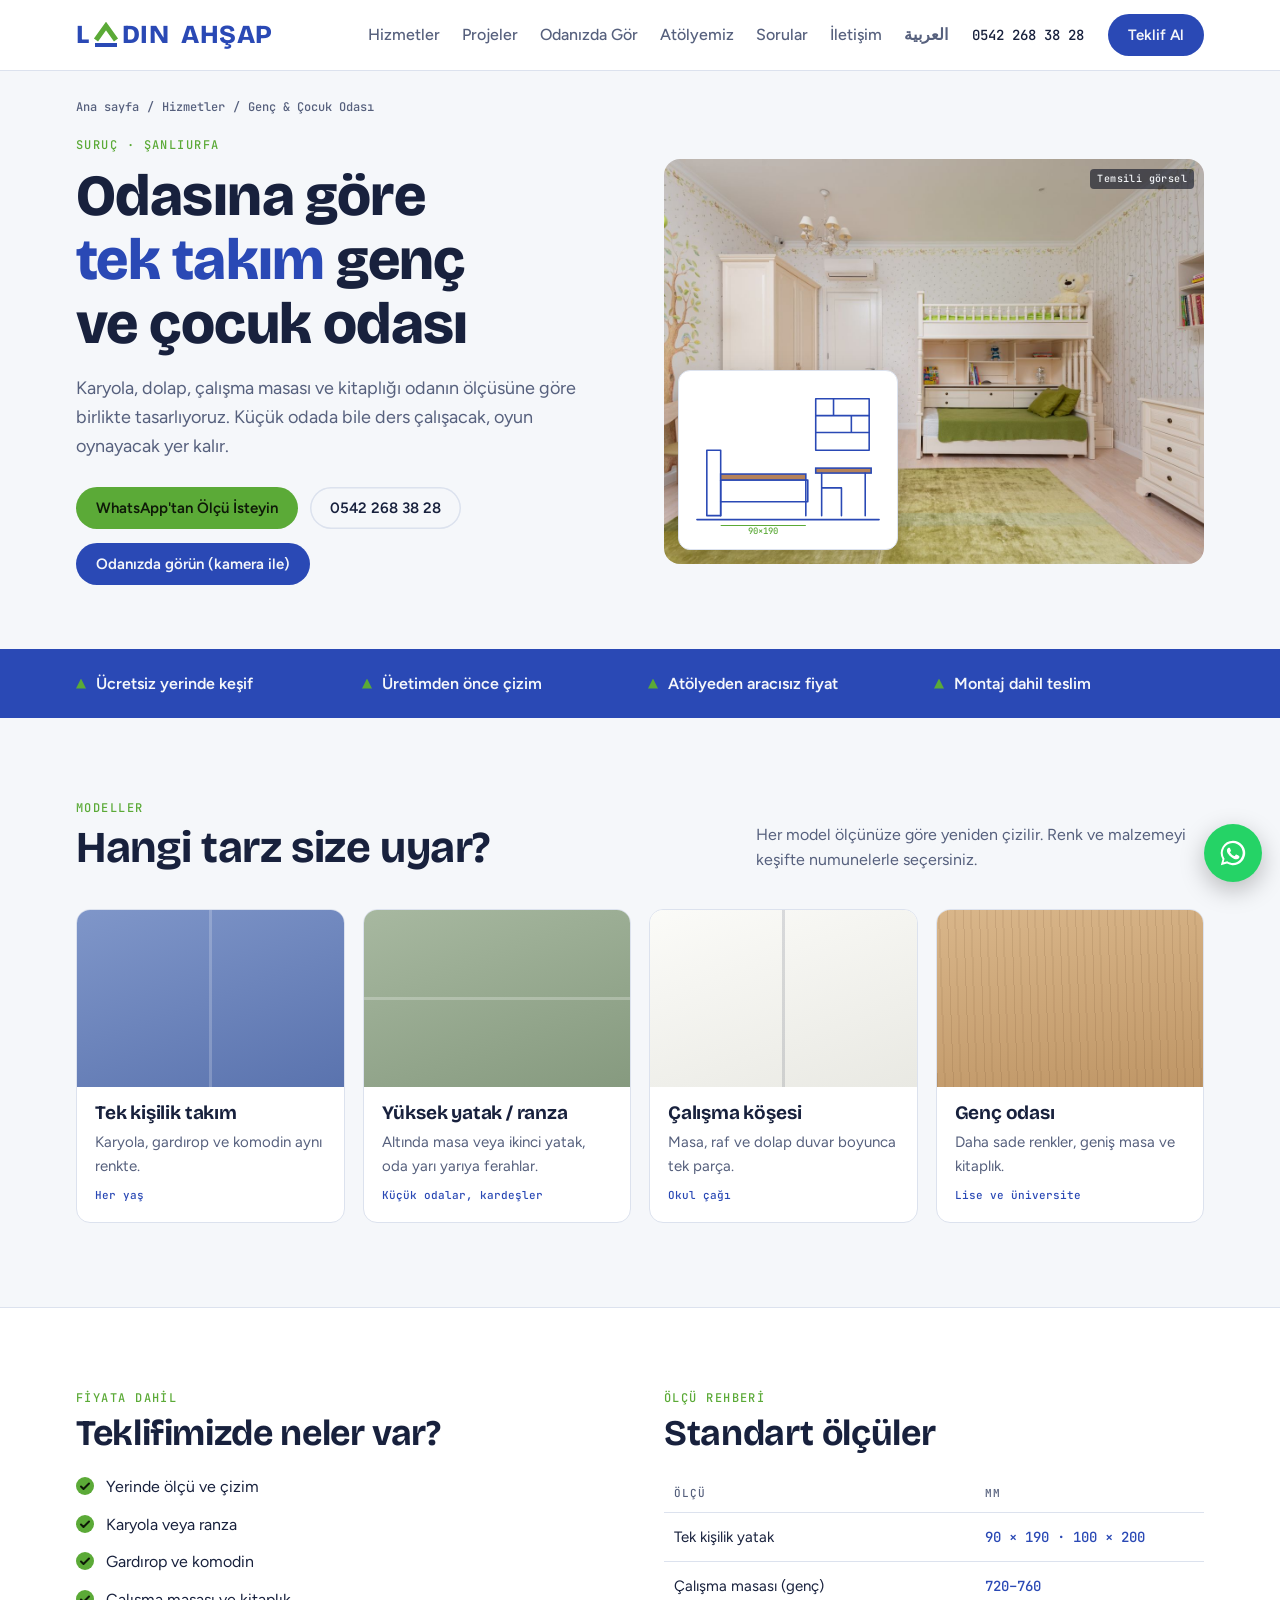
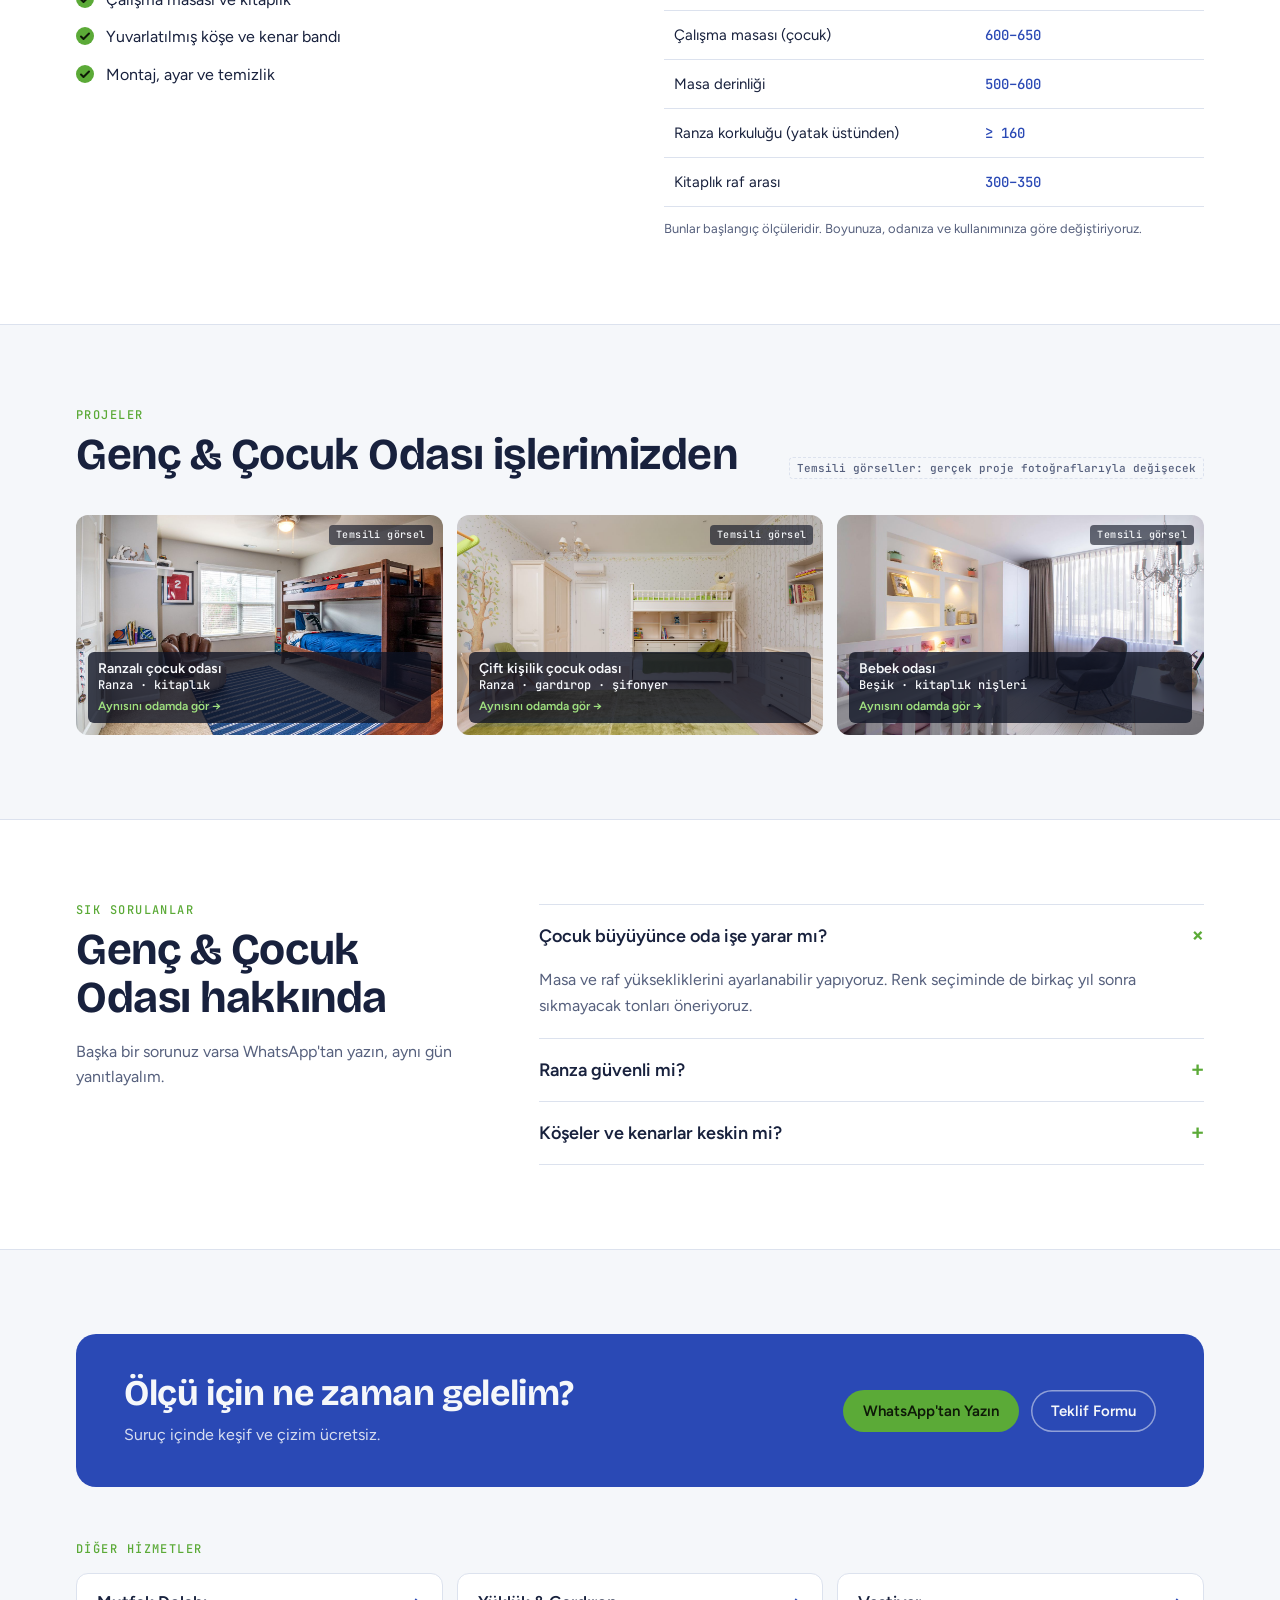
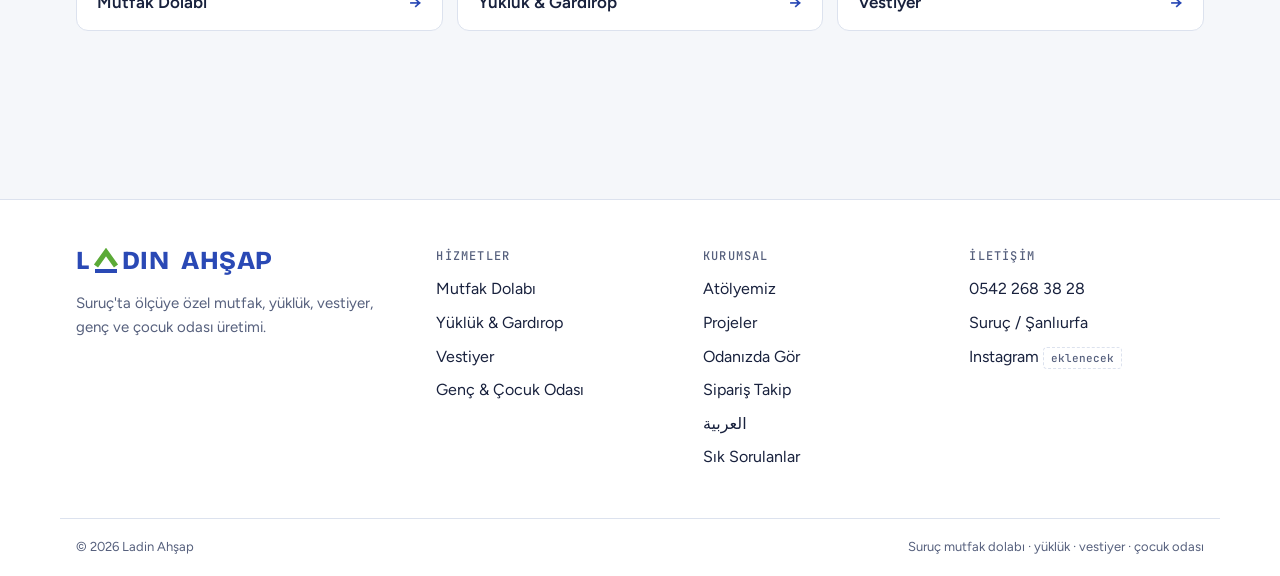
<file: genc-cocuk-odasi.html>
<!doctype html>
<html lang="tr">
<head>
<meta charset="utf-8">
<meta name="robots" content="noindex, nofollow">
<meta name="viewport" content="width=device-width, initial-scale=1, viewport-fit=cover">
<title>Suruç Genç ve Çocuk Odası · Ladin Ahşap</title>
<meta name="description" content="Suruç'ta ölçüye özel genç ve çocuk odası: karyola, ranza, çalışma masası, kitaplık ve dolap. Ücretsiz keşif, montaj dahil.">
<meta property="og:title" content="Suruç Genç ve Çocuk Odası · Ladin Ahşap">
<meta property="og:description" content="Suruç'ta ölçüye özel genç ve çocuk odası: karyola, ranza, çalışma masası, kitaplık ve dolap. Ücretsiz keşif, montaj dahil.">
<meta property="og:type" content="website">
<meta property="og:locale" content="tr_TR">
<link rel="preconnect" href="https://fonts.googleapis.com">
<link rel="preconnect" href="https://fonts.gstatic.com" crossorigin>
<link rel="stylesheet" href="https://fonts.googleapis.com/css2?family=Bricolage+Grotesque:opsz,wght@12..96,500;12..96,700;12..96,800&family=Figtree:wght@400;500;600;700&family=JetBrains+Mono:wght@500&display=swap">
<script type="application/ld+json">
{
  "@context": "https://schema.org",
  "@graph": [
    {
      "@type": "Service",
      "name": "Genç & Çocuk Odası",
      "serviceType": "Genç & Çocuk Odası",
      "areaServed": "Suruç, Şanlıurfa",
      "provider": {
        "@type": "FurnitureStore",
        "name": "Ladin Ahşap",
        "telephone": "+90 542 268 38 28",
        "address": {
          "@type": "PostalAddress",
          "addressLocality": "Suruç",
          "addressRegion": "Şanlıurfa",
          "addressCountry": "TR"
        }
      }
    },
    {
      "@type": "FAQPage",
      "mainEntity": [
        {
          "@type": "Question",
          "name": "Çocuk büyüyünce oda işe yarar mı?",
          "acceptedAnswer": {
            "@type": "Answer",
            "text": "Masa ve raf yüksekliklerini ayarlanabilir yapıyoruz. Renk seçiminde de birkaç yıl sonra sıkmayacak tonları öneriyoruz."
          }
        },
        {
          "@type": "Question",
          "name": "Ranza güvenli mi?",
          "acceptedAnswer": {
            "@type": "Answer",
            "text": "Üst yatakta yatak yüzeyinden en az 16 cm yüksek korkuluk yapıyoruz, ranzayı duvara sabitliyoruz."
          }
        },
        {
          "@type": "Question",
          "name": "Köşeler ve kenarlar keskin mi?",
          "acceptedAnswer": {
            "@type": "Answer",
            "text": "Köşeleri yuvarlatıyor, kenarları kalın bantla kaplıyoruz."
          }
        }
      ]
    }
  ]
}
</script>
<link rel="stylesheet" href="css/site.css">
<link rel="icon" href="favicon.svg" type="image/svg+xml">
</head>
<body>

<header>
  <div class="wrap bar">
    <a class="logo" href="index.html" aria-label="Ladin Ahşap ana sayfa">
      <span>L</span>
      <svg viewBox="0 0 26 26" aria-hidden="true"><polyline points="3,18 13,4 23,18" fill="none" stroke="var(--green)" stroke-width="5"/><rect x="2" y="21" width="22" height="4" fill="var(--blue)"/></svg>
      <span>DIN</span><span class="w2">AHŞAP</span>
    </a>
    <button class="menu-btn" id="menu-btn" aria-expanded="false" aria-controls="nav" aria-label="Menüyü aç"><span></span></button>
    <nav id="nav" aria-label="Ana menü">
      <a href="index.html#hizmetler">Hizmetler</a>
      <a href="projeler.html">Projeler</a>
      <a href="evinizde-gorun.html">Odanızda Gör</a>
      <a href="index.html#atolye">Atölyemiz</a>
      <a href="index.html#sss">Sorular</a>
      <a href="index.html#iletisim">İletişim</a>
      <a href="index-ar.html" lang="ar" class="lang-link">العربية</a>
    </nav>
    <a class="phone" href="tel:+905422683828">0542 268 38 28</a>
    <a class="btn btn-blue" href="index.html#iletisim-cocuk">Teklif Al</a>
  </div>
</header>

<main>
  <div class="wrap"><nav class="crumbs" aria-label="Konum"><a href="index.html">Ana sayfa</a><span>/</span><a href="index.html#hizmetler">Hizmetler</a><span>/</span><span>Genç & Çocuk Odası</span></nav></div>

  <section class="sub-hero">
    <div class="wrap grid">
      <div>
        <div class="eyebrow">Suruç · Şanlıurfa</div>
        <h1>Odasına göre <em>tek takım</em> genç ve çocuk odası</h1>
        <p class="lead">Karyola, dolap, çalışma masası ve kitaplığı odanın ölçüsüne göre birlikte tasarlıyoruz. Küçük odada bile ders çalışacak, oyun oynayacak yer kalır.</p>
        <div class="ctas">
          <a class="btn btn-green" href="https://wa.me/905422683828?text=Merhaba%2C%20gen%C3%A7%20%26%20%C3%A7ocuk%20odas%C4%B1%20i%C3%A7in%20%C3%B6l%C3%A7%C3%BC%20ve%20fiyat%20almak%20istiyorum." target="_blank" rel="noopener">WhatsApp'tan Ölçü İsteyin</a>
          <a class="btn btn-ghost" href="tel:+905422683828">0542 268 38 28</a>
        </div><p style="margin-top:14px"><a class="btn btn-blue" href="evinizde-gorun.html#karyola">Odanızda görün (kamera ile)</a></p>
      </div>
      <div class="sub-photo"><img src="img/foto/cocuk-ranza.jpg" alt="Genç & Çocuk Odası örneği"><span class="stock-b">Temsili görsel</span><div class="art-mini"><svg viewBox="0 0 200 160" aria-hidden="true"><rect class="s" x="128" y="18" width="54" height="52"/><path class="s" d="M128 35h54M128 52h54M146 18v17M164 35v17"/>
    <rect class="s" x="18" y="70" width="14" height="66"/><rect class="s" x="32" y="100" width="88" height="22"/><rect class="w" x="32" y="94" width="86" height="6"/><path class="s" d="M118 100v36M32 122v14"/>
    <rect class="w" x="128" y="88" width="56" height="5"/><path class="s" d="M134 93v43M178 93v43M134 108h20v28"/>
    <line class="dm" x1="32" y1="146" x2="118" y2="146"/><text x="75" y="155" text-anchor="middle">90×190</text>
    <line class="s" x1="8" y1="140" x2="192" y2="140"/></svg></div></div>
    </div>
  </section>

  <div class="strip">
    <ul class="wrap">
      <li>Ücretsiz yerinde keşif</li>
      <li>Üretimden önce çizim</li>
      <li>Atölyeden aracısız fiyat</li>
      <li>Montaj dahil teslim</li>
    </ul>
  </div>

  <section class="block">
    <div class="wrap">
      <div class="head">
        <div><div class="eyebrow">Modeller</div><h2>Hangi tarz size uyar?</h2></div>
        <p>Her model ölçünüze göre yeniden çizilir. Renk ve malzemeyi keşifte numunelerle seçersiniz.</p>
      </div>
      <div class="models">
        <div class="model"><div class="sw t-blue"></div><div class="body"><h3>Tek kişilik takım</h3><p>Karyola, gardırop ve komodin aynı renkte.</p><span class="fit">Her yaş</span></div></div>
        <div class="model"><div class="sw t-sage"></div><div class="body"><h3>Yüksek yatak / ranza</h3><p>Altında masa veya ikinci yatak, oda yarı yarıya ferahlar.</p><span class="fit">Küçük odalar, kardeşler</span></div></div>
        <div class="model"><div class="sw t-white"></div><div class="body"><h3>Çalışma köşesi</h3><p>Masa, raf ve dolap duvar boyunca tek parça.</p><span class="fit">Okul çağı</span></div></div>
        <div class="model"><div class="sw t-oak"></div><div class="body"><h3>Genç odası</h3><p>Daha sade renkler, geniş masa ve kitaplık.</p><span class="fit">Lise ve üniversite</span></div></div>
      </div>
    </div>
  </section>

  <section class="block band">
    <div class="wrap two">
      <div>
        <div class="eyebrow">Fiyata dahil</div>
        <h2>Teklifimizde neler var?</h2>
        <ul class="checks">
          <li>Yerinde ölçü ve çizim</li>
          <li>Karyola veya ranza</li>
          <li>Gardırop ve komodin</li>
          <li>Çalışma masası ve kitaplık</li>
          <li>Yuvarlatılmış köşe ve kenar bandı</li>
          <li>Montaj, ayar ve temizlik</li>
        </ul>
      </div>
      <div>
        <div class="eyebrow">Ölçü rehberi</div>
        <h2>Standart ölçüler</h2>
        <div class="dims-wrap">
          <table class="dims">
            <thead><tr><th>Ölçü</th><th>mm</th></tr></thead>
            <tbody>
              <tr><td>Tek kişilik yatak</td><td class="mm">90 × 190 · 100 × 200</td></tr>
              <tr><td>Çalışma masası (genç)</td><td class="mm">720–760</td></tr>
              <tr><td>Çalışma masası (çocuk)</td><td class="mm">600–650</td></tr>
              <tr><td>Masa derinliği</td><td class="mm">500–600</td></tr>
              <tr><td>Ranza korkuluğu (yatak üstünden)</td><td class="mm">≥ 160</td></tr>
              <tr><td>Kitaplık raf arası</td><td class="mm">300–350</td></tr>
            </tbody>
          </table>
        </div>
        <p class="dims-note">Bunlar başlangıç ölçüleridir. Boyunuza, odanıza ve kullanımınıza göre değiştiriyoruz.</p>
      </div>
    </div>
  </section>

  <section class="block">
    <div class="wrap">
      <div class="head">
        <div><div class="eyebrow">Projeler</div><h2>Genç & Çocuk Odası işlerimizden</h2></div>
        <span class="draft">Temsili görseller: gerçek proje fotoğraflarıyla değişecek</span>
      </div>
      <div class="projects">
        <div class="proj stock"><img src="img/foto/hizmet-cocuk.jpg" alt="Ranzalı çocuk odası" loading="lazy"><div class="tag"><b>Ranzalı çocuk odası</b><span class="sub">Ranza · kitaplık</span><a class="same" href="evinizde-gorun.html#karyola?s=90x190&c=gece&k=cubuk">Aynısını odamda gör →</a></div></div>
        <div class="proj stock"><img src="img/foto/cocuk-ranza.jpg" alt="Çift kişilik çocuk odası" loading="lazy"><div class="tag"><b>Çift kişilik çocuk odası</b><span class="sub">Ranza · gardırop · şifonyer</span><a class="same" href="evinizde-gorun.html#karyola?s=90x190&c=beyaz&k=cubuk">Aynısını odamda gör →</a></div></div>
        <div class="proj stock"><img src="img/foto/cocuk-bebek.jpg" alt="Bebek odası" loading="lazy"><div class="tag"><b>Bebek odası</b><span class="sub">Beşik · kitaplık nişleri</span><a class="same" href="evinizde-gorun.html#karyola?s=90x190&c=kasmir&k=dugme">Aynısını odamda gör →</a></div></div>
      </div>
    </div>
  </section>

  <section class="block band">
    <div class="wrap faq-grid">
      <div class="side">
        <div class="eyebrow">Sık sorulanlar</div>
        <h2>Genç & Çocuk Odası hakkında</h2>
        <p>Başka bir sorunuz varsa WhatsApp'tan yazın, aynı gün yanıtlayalım.</p>
      </div>
      <div class="faq">
        <details open><summary>Çocuk büyüyünce oda işe yarar mı?</summary><p>Masa ve raf yüksekliklerini ayarlanabilir yapıyoruz. Renk seçiminde de birkaç yıl sonra sıkmayacak tonları öneriyoruz.</p></details>
        <details><summary>Ranza güvenli mi?</summary><p>Üst yatakta yatak yüzeyinden en az 16 cm yüksek korkuluk yapıyoruz, ranzayı duvara sabitliyoruz.</p></details>
        <details><summary>Köşeler ve kenarlar keskin mi?</summary><p>Köşeleri yuvarlatıyor, kenarları kalın bantla kaplıyoruz.</p></details>
      </div>
    </div>
  </section>

  <section class="block">
    <div class="wrap">
      <div class="cta-band">
        <div><h2>Ölçü için ne zaman gelelim?</h2><p>Suruç içinde keşif ve çizim ücretsiz.</p></div>
        <div class="acts">
          <a class="btn btn-green" href="https://wa.me/905422683828?text=Merhaba%2C%20gen%C3%A7%20%26%20%C3%A7ocuk%20odas%C4%B1%20i%C3%A7in%20%C3%B6l%C3%A7%C3%BC%20ve%20fiyat%20almak%20istiyorum." target="_blank" rel="noopener">WhatsApp'tan Yazın</a>
          <a class="btn btn-ghost" href="index.html#iletisim-cocuk">Teklif Formu</a>
        </div>
      </div>
      <div class="head" style="margin:56px 0 18px"><div><div class="eyebrow">Diğer hizmetler</div></div></div>
      <div class="others">
        <a href="mutfak-dolabi.html">Mutfak Dolabı<span>→</span></a>
        <a href="yukluk-gardirop.html">Yüklük & Gardırop<span>→</span></a>
        <a href="vestiyer.html">Vestiyer<span>→</span></a>
      </div>
    </div>
  </section>
</main>

<footer>
  <div class="wrap foot">
    <div>
      <span class="logo" aria-label="Ladin Ahşap">
        <span>L</span>
      <svg viewBox="0 0 26 26" aria-hidden="true"><polyline points="3,18 13,4 23,18" fill="none" stroke="var(--green)" stroke-width="5"/><rect x="2" y="21" width="22" height="4" fill="var(--blue)"/></svg>
      <span>DIN</span><span class="w2">AHŞAP</span>
      </span>
      <p>Suruç'ta ölçüye özel mutfak, yüklük, vestiyer, genç ve çocuk odası üretimi.</p>
    </div>
    <div><h4>Hizmetler</h4><ul><li><a href="mutfak-dolabi.html">Mutfak Dolabı</a></li><li><a href="yukluk-gardirop.html">Yüklük & Gardırop</a></li><li><a href="vestiyer.html">Vestiyer</a></li><li><a href="genc-cocuk-odasi.html">Genç & Çocuk Odası</a></li></ul></div>
    <div><h4>Kurumsal</h4><ul><li><a href="index.html#atolye">Atölyemiz</a></li><li><a href="projeler.html">Projeler</a></li><li><a href="evinizde-gorun.html">Odanızda Gör</a></li><li><a href="siparis-takip.html">Sipariş Takip</a></li><li><a href="index-ar.html" lang="ar">العربية</a></li><li><a href="index.html#sss">Sık Sorulanlar</a></li></ul></div>
    <div><h4>İletişim</h4><ul><li>0542 268 38 28</li><li>Suruç / Şanlıurfa</li><li>Instagram <span class="draft">eklenecek</span></li></ul></div>
  </div>
  <div class="wrap legal"><span>© 2026 Ladin Ahşap</span><span>Suruç mutfak dolabı · yüklük · vestiyer · çocuk odası</span></div>
</footer>

<a class="wa" href="https://wa.me/905422683828?text=Merhaba%2C%20gen%C3%A7%20%26%20%C3%A7ocuk%20odas%C4%B1%20i%C3%A7in%20%C3%B6l%C3%A7%C3%BC%20ve%20fiyat%20almak%20istiyorum." target="_blank" rel="noopener" aria-label="WhatsApp ile yazın">
  <svg viewBox="0 0 32 32" aria-hidden="true"><path fill="#fff" d="M16 3a13 13 0 0 0-11.2 19.6L3 29l6.6-1.7A13 13 0 1 0 16 3Zm0 23.6c-2 0-4-.6-5.7-1.6l-.4-.2-3.9 1 1-3.8-.3-.4A10.6 10.6 0 1 1 16 26.6Zm5.8-7.9c-.3-.2-1.9-.9-2.2-1-.3-.1-.5-.2-.7.2l-1 1.2c-.2.2-.4.2-.7.1a8.7 8.7 0 0 1-4.3-3.8c-.3-.5.3-.5.9-1.6.1-.2 0-.4 0-.5l-1-2.4c-.3-.6-.5-.5-.7-.5h-.6c-.2 0-.6.1-.9.4-.3.3-1.1 1.1-1.1 2.7s1.2 3.2 1.3 3.4c.2.2 2.3 3.5 5.6 4.9 2.1.9 2.9 1 4 .8.6-.1 1.9-.8 2.2-1.5.3-.7.3-1.4.2-1.5-.1-.2-.3-.3-.6-.4Z"/></svg>
</a>
<div class="mbar">
  <a class="btn btn-ghost" href="tel:+905422683828">Ara</a>
  <a class="btn wa-btn" href="https://wa.me/905422683828?text=Merhaba%2C%20gen%C3%A7%20%26%20%C3%A7ocuk%20odas%C4%B1%20i%C3%A7in%20%C3%B6l%C3%A7%C3%BC%20ve%20fiyat%20almak%20istiyorum." target="_blank" rel="noopener">WhatsApp'tan Yaz</a>
</div>

<script src="js/site.js"></script>
</body>
</html>
</file>
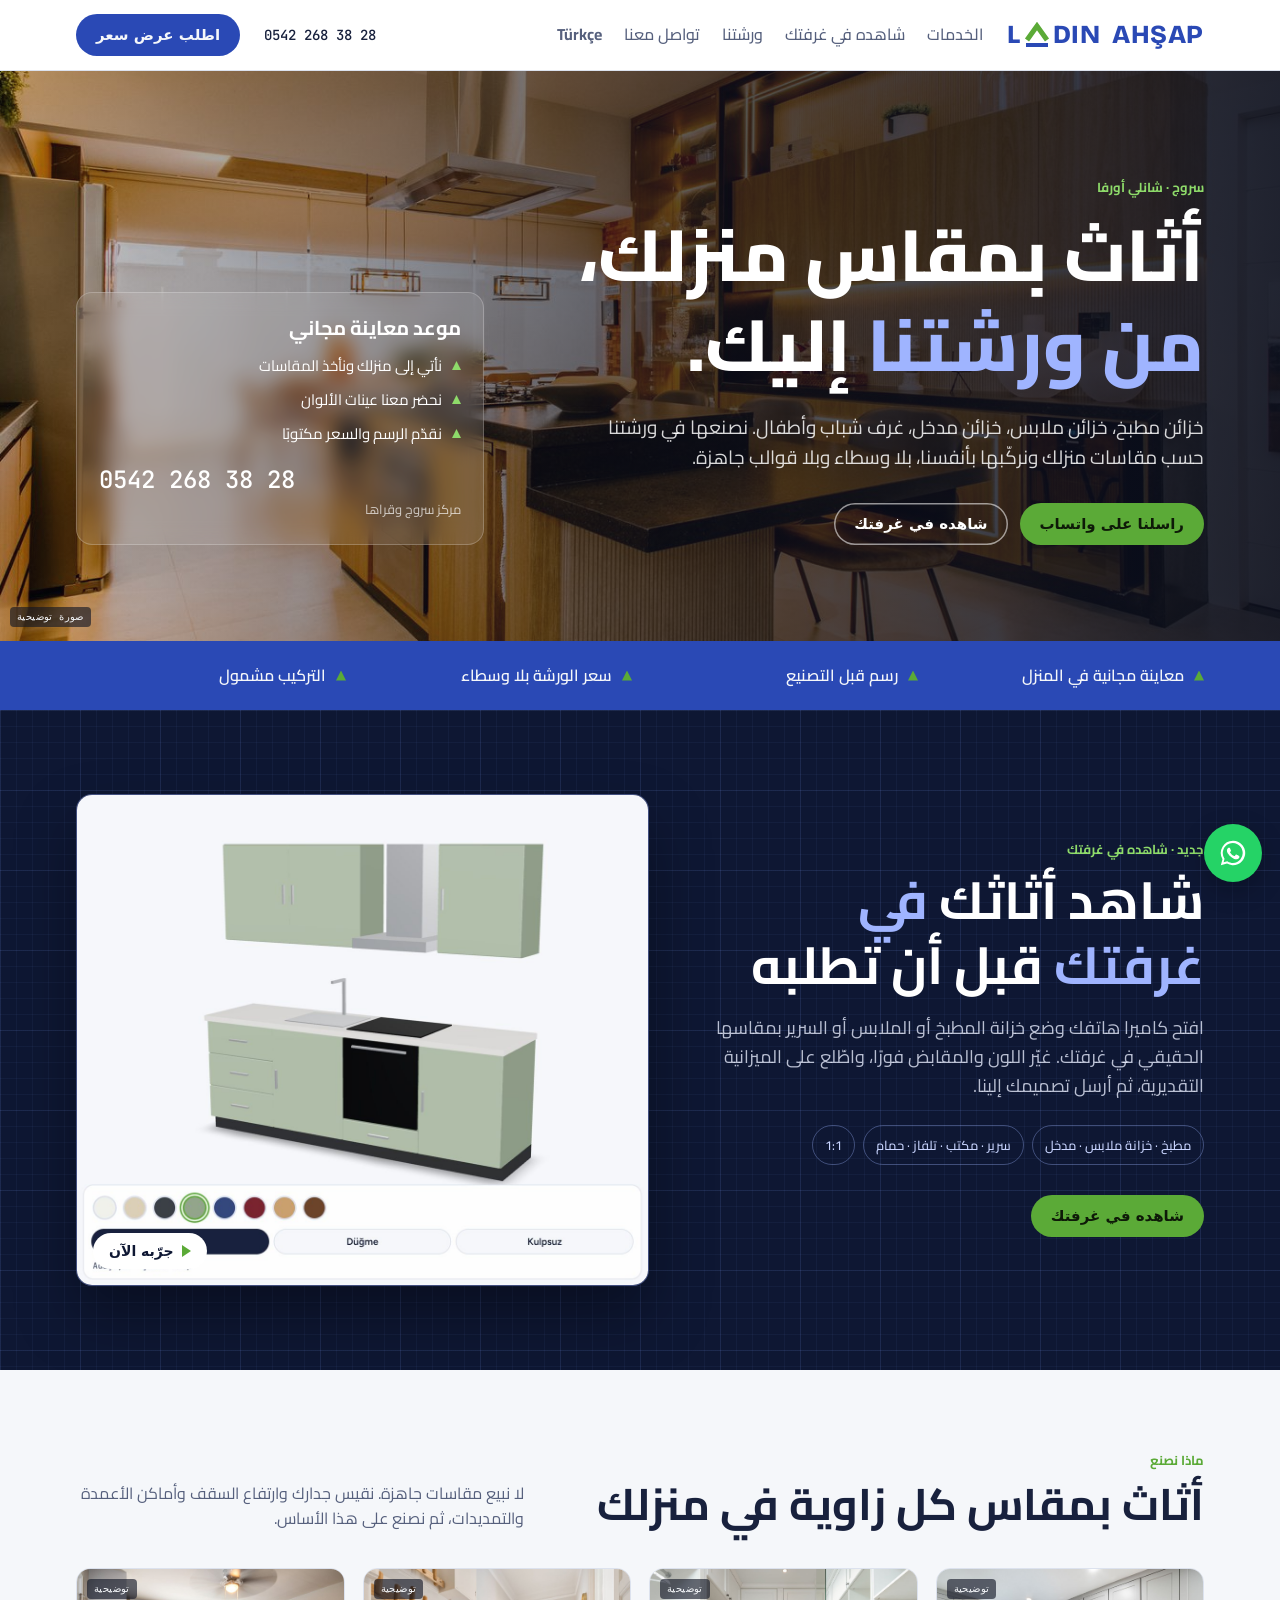
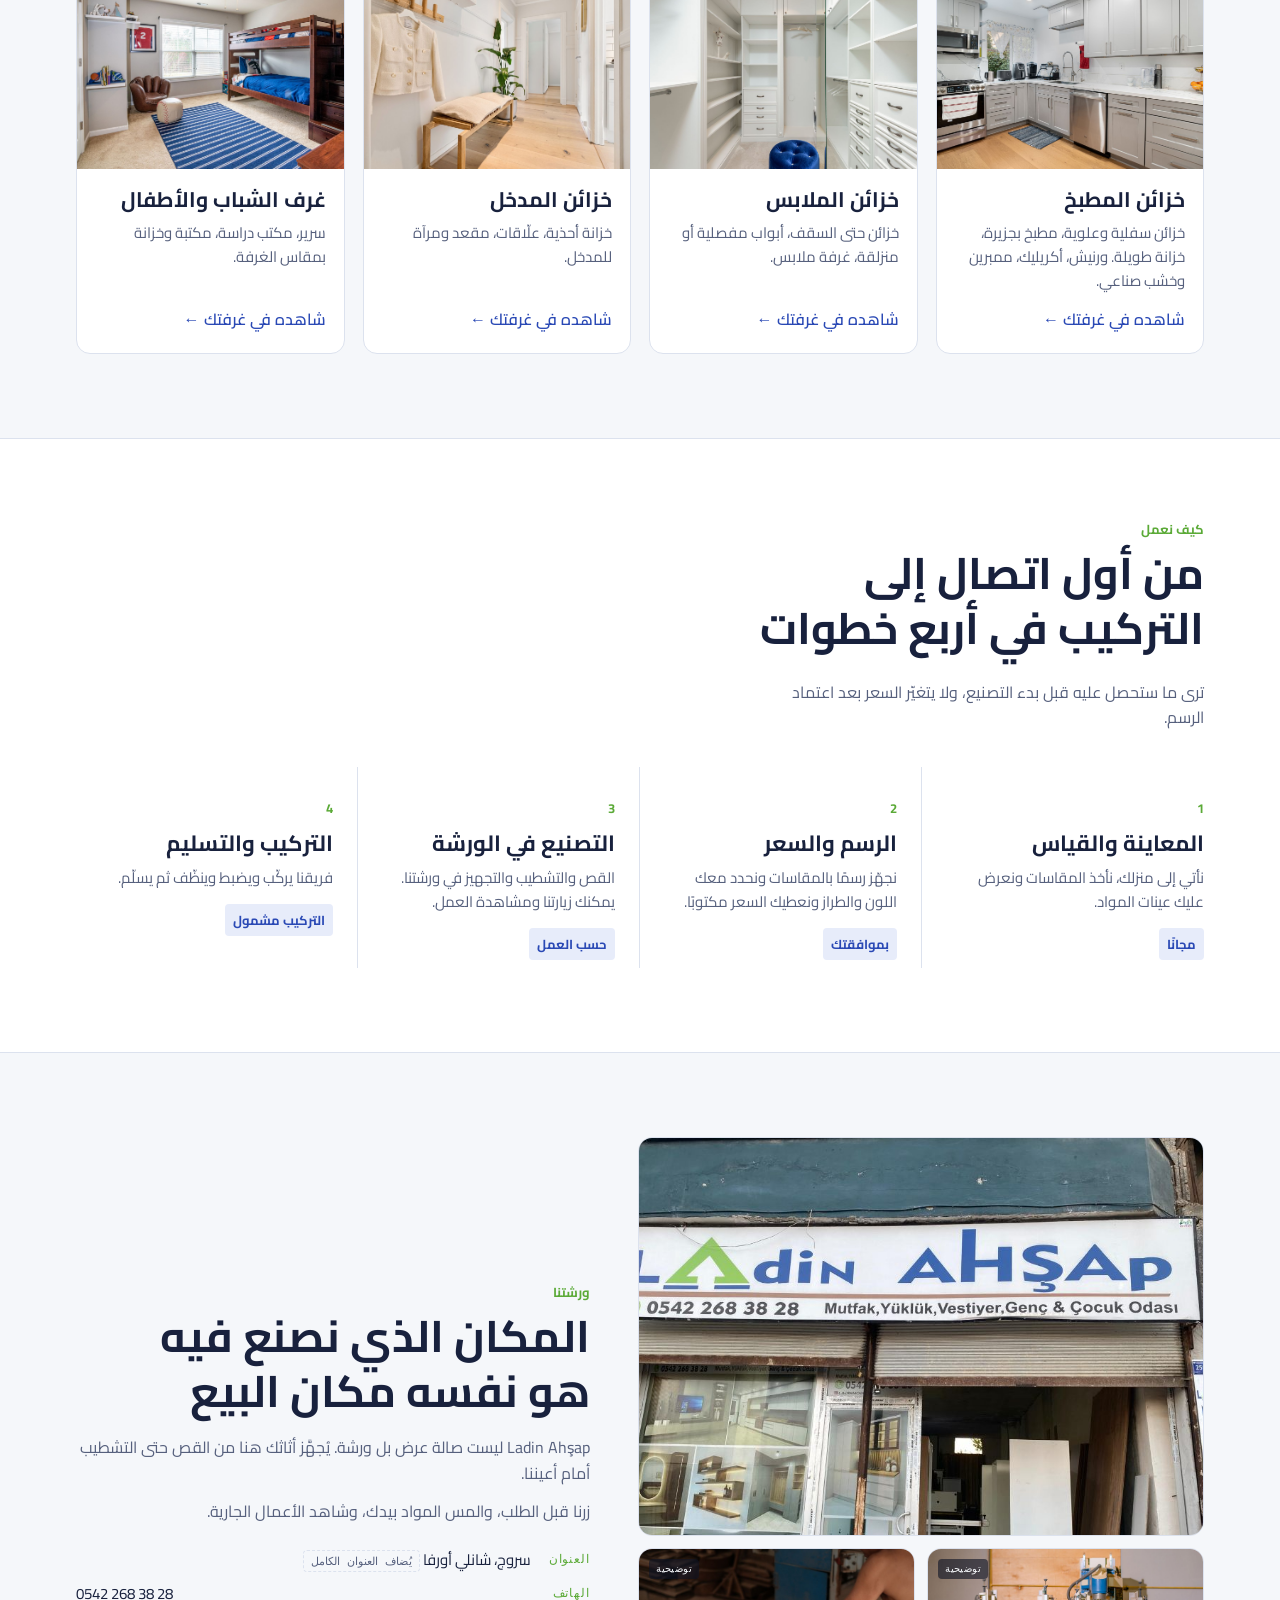
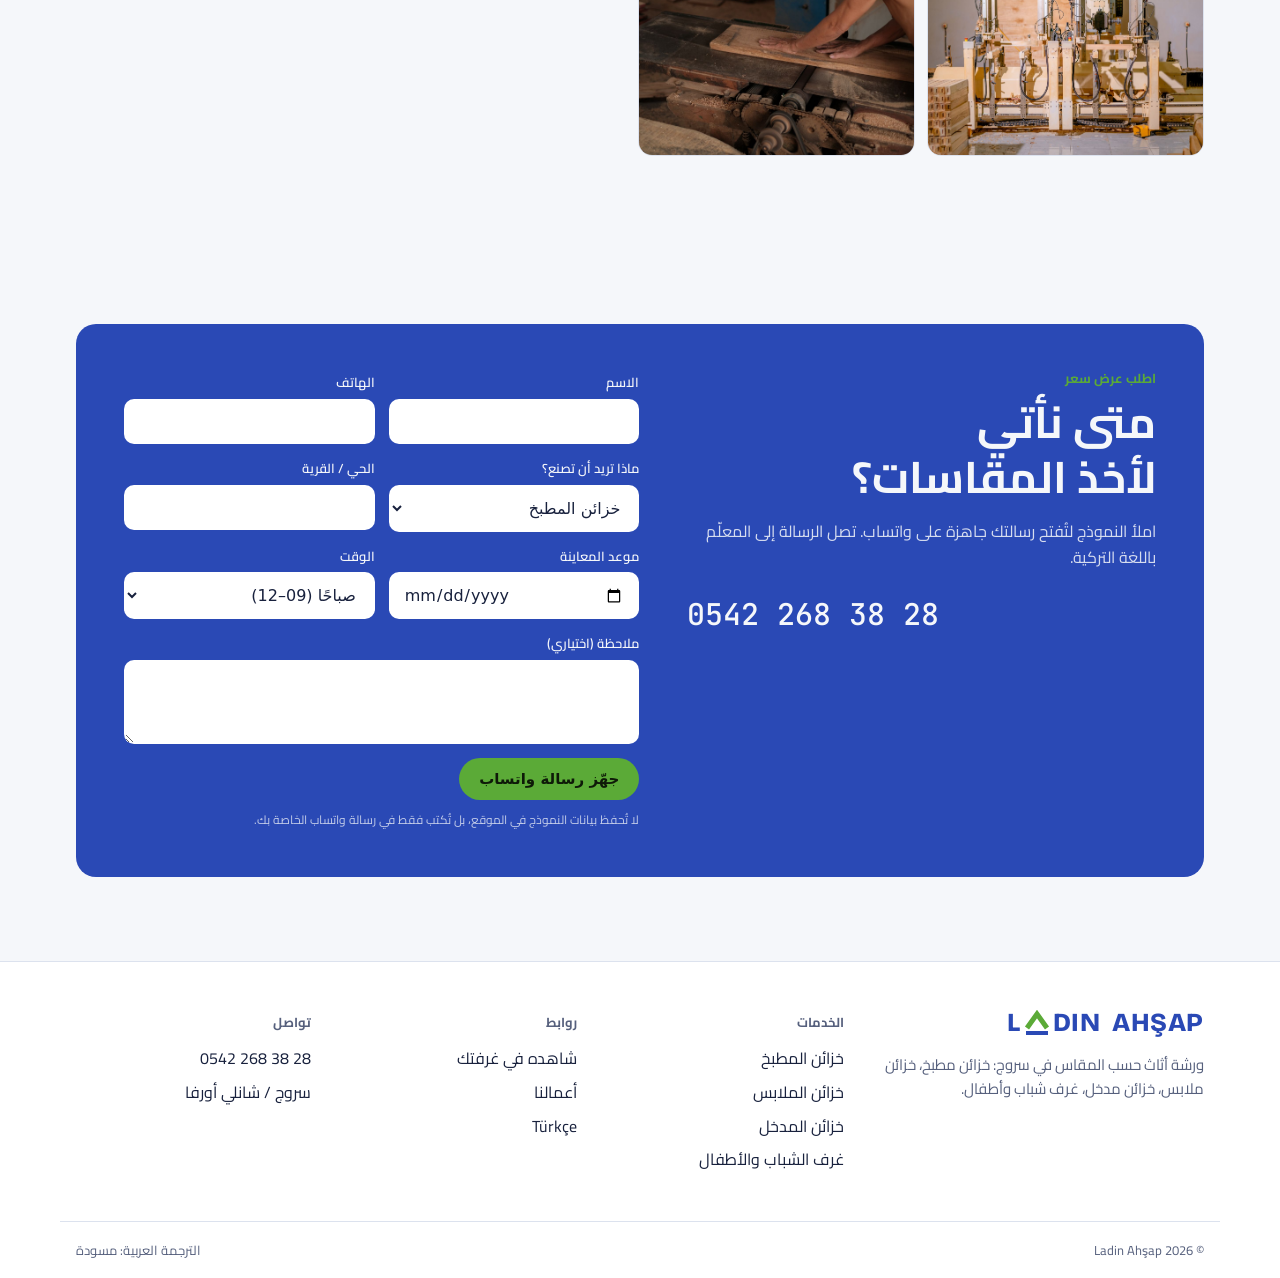
<file: index-ar.html>
<!doctype html>
<html lang="ar" dir="rtl">
<head>
<meta charset="utf-8">
<meta name="robots" content="noindex, nofollow">
<meta name="viewport" content="width=device-width, initial-scale=1, viewport-fit=cover">
<title>Ladin Ahşap · أثاث حسب المقاس في سروج</title>
<meta name="description" content="ورشة أثاث حسب المقاس في سروج: خزائن مطبخ، خزائن ملابس، خزائن مدخل، غرف شباب وأطفال. معاينة مجانية والتركيب مشمول.">
<meta property="og:title" content="Ladin Ahşap · أثاث حسب المقاس في سروج">
<meta property="og:description" content="ورشة أثاث حسب المقاس في سروج: خزائن مطبخ، خزائن ملابس، خزائن مدخل، غرف شباب وأطفال. معاينة مجانية والتركيب مشمول.">
<meta property="og:type" content="website">
<meta property="og:locale" content="ar_AR">
<link rel="alternate" hreflang="tr" href="index.html">
<link rel="preconnect" href="https://fonts.googleapis.com">
<link rel="preconnect" href="https://fonts.gstatic.com" crossorigin>
<link rel="stylesheet" href="https://fonts.googleapis.com/css2?family=Cairo:wght@400;600;700;800&family=Bricolage+Grotesque:opsz,wght@12..96,800&family=JetBrains+Mono:wght@500&display=swap">
<link rel="stylesheet" href="css/site.css">
<link rel="icon" href="favicon.svg" type="image/svg+xml">
</head>
<body>

<header>
  <div class="wrap bar">
    <a class="logo" href="index-ar.html" aria-label="Ladin Ahşap" dir="ltr">
      <span>L</span>
      <svg viewBox="0 0 26 26" aria-hidden="true"><polyline points="3,18 13,4 23,18" fill="none" stroke="var(--green)" stroke-width="5"/><rect x="2" y="21" width="22" height="4" fill="var(--blue)"/></svg>
      <span>DIN</span><span class="w2">AHŞAP</span>
    </a>
    <button class="menu-btn" id="menu-btn" aria-expanded="false" aria-controls="nav" aria-label="القائمة"><span></span></button>
    <nav id="nav" aria-label="القائمة الرئيسية">
      <a href="index-ar.html#khadamat">الخدمات</a>
      <a href="odanizda-ar.html">شاهده في غرفتك</a>
      <a href="index-ar.html#warsha">ورشتنا</a>
      <a href="index-ar.html#tawasul">تواصل معنا</a>
      <a href="index.html" lang="tr" class="lang-link">Türkçe</a>
    </nav>
    <a class="phone" href="tel:+905422683828" dir="ltr">0542 268 38 28</a>
    <a class="btn btn-blue" href="index-ar.html#tawasul">اطلب عرض سعر</a>
  </div>
</header>

<main>
  <section class="hero-photo">
    <div class="wrap">
      <div>
        <div class="eyebrow">سروج · شانلي أورفا</div>
        <h1>أثاث بمقاس منزلك،<br><em>من ورشتنا</em> إليك.</h1>
        <p class="lead">خزائن مطبخ، خزائن ملابس، خزائن مدخل، غرف شباب وأطفال. نصنعها في ورشتنا حسب مقاسات منزلك ونركّبها بأنفسنا، بلا وسطاء وبلا قوالب جاهزة.</p>
        <div class="ctas">
          <a class="btn btn-green" href="https://wa.me/905422683828?text=%5BArap%C3%A7a%20sayfadan%5D%20Merhaba%2C%20mobilya%20i%C3%A7in%20bilgi%20almak%20istiyorum." target="_blank" rel="noopener">راسلنا على واتساب</a>
          <a class="btn btn-ghost" href="odanizda-ar.html">شاهده في غرفتك</a>
        </div>
      </div>
      <aside class="hero-card">
        <h2>موعد معاينة مجاني</h2>
        <ul><li>نأتي إلى منزلك ونأخذ المقاسات</li><li>نحضر معنا عينات الألوان</li><li>نقدّم الرسم والسعر مكتوبًا</li></ul>
        <a class="tel" href="tel:+905422683828" dir="ltr">0542 268 38 28</a>
        <small>مركز سروج وقراها</small>
      </aside>
    </div>
    <span class="stock-b">صورة توضيحية</span>
  </section>

  <div class="strip">
    <ul class="wrap">
      <li>معاينة مجانية في المنزل</li>
      <li>رسم قبل التصنيع</li>
      <li>سعر الورشة بلا وسطاء</li>
      <li>التركيب مشمول</li>
    </ul>
  </div>

  <section class="bp">
    <div class="wrap">
      <div>
        <div class="eyebrow">جديد · شاهده في غرفتك</div>
        <h2>شاهد أثاثك <em>في غرفتك</em> قبل أن تطلبه</h2>
        <p>افتح كاميرا هاتفك وضع خزانة المطبخ أو الملابس أو السرير بمقاسها الحقيقي في غرفتك. غيّر اللون والمقابض فورًا، واطّلع على الميزانية التقديرية، ثم أرسل تصميمك إلينا.</p>
        <ul><li>مطبخ · خزانة ملابس · مدخل</li><li>سرير · مكتب · تلفاز · حمام</li><li dir="ltr">1:1</li></ul>
        <a class="btn btn-green" href="odanizda-ar.html">شاهده في غرفتك</a>
      </div>
      <a class="shot" href="odanizda-ar.html"><img src="img/odanizda-onizleme.jpg" alt="نموذج خزائن مطبخ مع اختيار اللون والمقابض" loading="lazy"><span class="play">جرّبه الآن</span></a>
    </div>
  </section>

  <section class="block" id="khadamat">
    <div class="wrap">
      <div class="head"><div><div class="eyebrow">ماذا نصنع</div><h2>أثاث بمقاس كل زاوية في منزلك</h2></div>
        <p>لا نبيع مقاسات جاهزة. نقيس جدارك وارتفاع السقف وأماكن الأعمدة والتمديدات، ثم نصنع على هذا الأساس.</p></div>
      <div class="services">
        <a class="svc" href="odanizda-ar.html#mutfak"><div class="ph"><img src="img/foto/hizmet-mutfak.jpg" alt="خزائن المطبخ" loading="lazy"><span class="stock-b">توضيحية</span></div><div class="body"><h3>خزائن المطبخ</h3><p>خزائن سفلية وعلوية، مطبخ بجزيرة، خزانة طويلة. ورنيش، أكريليك، ممبرين وخشب صناعي.</p><span class="more">شاهده في غرفتك ←</span></div></a>
        <a class="svc" href="odanizda-ar.html#gardirop"><div class="ph"><img src="img/foto/hizmet-yukluk.jpg" alt="خزائن الملابس" loading="lazy"><span class="stock-b">توضيحية</span></div><div class="body"><h3>خزائن الملابس</h3><p>خزائن حتى السقف، أبواب مفصلية أو منزلقة، غرفة ملابس.</p><span class="more">شاهده في غرفتك ←</span></div></a>
        <a class="svc" href="odanizda-ar.html#vestiyer"><div class="ph"><img src="img/foto/hizmet-vestiyer.jpg" alt="خزائن المدخل" loading="lazy"><span class="stock-b">توضيحية</span></div><div class="body"><h3>خزائن المدخل</h3><p>خزانة أحذية، علّاقات، مقعد ومرآة للمدخل.</p><span class="more">شاهده في غرفتك ←</span></div></a>
        <a class="svc" href="odanizda-ar.html#karyola"><div class="ph"><img src="img/foto/hizmet-cocuk.jpg" alt="غرف الشباب والأطفال" loading="lazy"><span class="stock-b">توضيحية</span></div><div class="body"><h3>غرف الشباب والأطفال</h3><p>سرير، مكتب دراسة، مكتبة وخزانة بمقاس الغرفة.</p><span class="more">شاهده في غرفتك ←</span></div></a>
      </div>
    </div>
  </section>

  <section class="block band">
    <div class="wrap">
      <div class="head"><div><div class="eyebrow">كيف نعمل</div><h2>من أول اتصال إلى التركيب في أربع خطوات</h2></div><p>ترى ما ستحصل عليه قبل بدء التصنيع، ولا يتغيّر السعر بعد اعتماد الرسم.</p></div>
      <div class="steps">
        <div class="step"><span class="n">1</span><h3>المعاينة والقياس</h3><p>نأتي إلى منزلك، نأخذ المقاسات ونعرض عليك عينات المواد.</p><span class="t">مجانًا</span></div>
        <div class="step"><span class="n">2</span><h3>الرسم والسعر</h3><p>نجهّز رسمًا بالمقاسات ونحدد معك اللون والطراز ونعطيك السعر مكتوبًا.</p><span class="t">بموافقتك</span></div>
        <div class="step"><span class="n">3</span><h3>التصنيع في الورشة</h3><p>القص والتشطيب والتجهيز في ورشتنا. يمكنك زيارتنا ومشاهدة العمل.</p><span class="t">حسب العمل</span></div>
        <div class="step"><span class="n">4</span><h3>التركيب والتسليم</h3><p>فريقنا يركّب ويضبط وينظّف ثم يسلّم.</p><span class="t">التركيب مشمول</span></div>
      </div>
    </div>
  </section>

  <section class="block" id="warsha">
    <div class="wrap shop">
      <div class="collage">
        <figure><img src="img/atolye.jpg" alt="ورشة Ladin Ahşap من الخارج"><figcaption>ورشتنا، سروج</figcaption></figure>
        <figure><img src="img/foto/atolye-makine.jpg" alt="آلة تشغيل الألواح" loading="lazy"><span class="stock-b">توضيحية</span></figure>
        <figure><img src="img/foto/atolye-el.jpg" alt="تشطيب يدوي للخشب" loading="lazy"><span class="stock-b">توضيحية</span></figure>
      </div>
      <div>
        <div class="eyebrow">ورشتنا</div>
        <h2>المكان الذي نصنع فيه هو نفسه مكان البيع</h2>
        <p>Ladin Ahşap ليست صالة عرض بل ورشة. يُجهَّز أثاثك هنا من القص حتى التشطيب أمام أعيننا.</p>
        <p>زرنا قبل الطلب، والمس المواد بيدك، وشاهد الأعمال الجارية.</p>
        <dl class="facts"><dt>العنوان</dt><dd>سروج، شانلي أورفا <span class="draft">يُضاف العنوان الكامل</span></dd><dt>الهاتف</dt><dd dir="ltr">0542 268 38 28</dd></dl>
      </div>
    </div>
  </section>

  <section class="block" id="tawasul" style="padding-bottom:0">
    <div class="wrap">
      <div class="quote">
        <div class="side">
          <div class="eyebrow">اطلب عرض سعر</div>
          <h2>متى نأتي لأخذ المقاسات؟</h2>
          <p>املأ النموذج لتُفتح رسالتك جاهزة على واتساب. تصل الرسالة إلى المعلّم باللغة التركية.</p>
          <a class="big-phone" href="tel:+905422683828" dir="ltr">0542 268 38 28</a>
        </div>
        <form id="teklif" novalidate>
          <label for="f-ad">الاسم<input id="f-ad" name="ad" autocomplete="name"></label>
          <label for="f-tel">الهاتف<input id="f-tel" name="tel" type="tel" autocomplete="tel" dir="ltr"></label>
          <label for="f-hizmet">ماذا تريد أن تصنع؟
            <select id="f-hizmet" name="hizmet">
              <option value="Mutfak dolabı">خزائن المطبخ</option><option value="Yüklük / gardırop">خزانة ملابس</option><option value="Vestiyer">خزانة المدخل</option><option value="Genç / çocuk odası">غرفة شباب / أطفال</option><option value="Diğer">أخرى</option>
            </select>
          </label>
          <label for="f-yer">الحي / القرية<input id="f-yer" name="yer"></label>
          <label for="f-tarih">موعد المعاينة<input id="f-tarih" type="date"></label>
          <label for="f-saat">الوقت
            <select id="f-saat"><option value="Sabah (09–12)">صباحًا (09–12)</option><option value="Öğleden sonra (12–15)">ظهرًا (12–15)</option><option value="Akşamüstü (15–18)">عصرًا (15–18)</option></select>
          </label>
          <label class="full" for="f-not">ملاحظة (اختياري)<textarea id="f-not" name="not"></textarea></label>
          <div class="full" style="display:flex;gap:12px;align-items:center;flex-wrap:wrap">
            <button class="btn btn-green" type="submit">جهّز رسالة واتساب</button>
            <span class="err" id="err" hidden></span>
          </div>
          <div class="result" id="sonuc" hidden></div>
          <p class="kvkk full">لا تُحفظ بيانات النموذج في الموقع، بل تُكتب فقط في رسالة واتساب الخاصة بك.</p>
        </form>
      </div>
    </div>
  </section>
</main>

<footer>
  <div class="wrap foot">
    <div>
      <span class="logo" aria-label="Ladin Ahşap" dir="ltr">
        <span>L</span>
      <svg viewBox="0 0 26 26" aria-hidden="true"><polyline points="3,18 13,4 23,18" fill="none" stroke="var(--green)" stroke-width="5"/><rect x="2" y="21" width="22" height="4" fill="var(--blue)"/></svg>
      <span>DIN</span><span class="w2">AHŞAP</span>
      </span>
      <p>ورشة أثاث حسب المقاس في سروج: خزائن مطبخ، خزائن ملابس، خزائن مدخل، غرف شباب وأطفال.</p>
    </div>
    <div><h4>الخدمات</h4><ul><li><a href="odanizda-ar.html#mutfak">خزائن المطبخ</a></li><li><a href="odanizda-ar.html#gardirop">خزائن الملابس</a></li><li><a href="odanizda-ar.html#vestiyer">خزائن المدخل</a></li><li><a href="odanizda-ar.html#karyola">غرف الشباب والأطفال</a></li></ul></div>
    <div><h4>روابط</h4><ul><li><a href="odanizda-ar.html">شاهده في غرفتك</a></li><li><a href="projeler.html">أعمالنا</a></li><li><a href="index.html" lang="tr">Türkçe</a></li></ul></div>
    <div><h4>تواصل</h4><ul><li dir="ltr">0542 268 38 28</li><li>سروج / شانلي أورفا</li></ul></div>
  </div>
  <div class="wrap legal"><span>© 2026 Ladin Ahşap</span><span>الترجمة العربية: مسودة</span></div>
</footer>

<a class="wa" href="https://wa.me/905422683828?text=%5BArap%C3%A7a%20sayfadan%5D%20Merhaba%2C%20mobilya%20i%C3%A7in%20bilgi%20almak%20istiyorum." target="_blank" rel="noopener" aria-label="واتساب">
  <svg viewBox="0 0 32 32" aria-hidden="true"><path fill="#fff" d="M16 3a13 13 0 0 0-11.2 19.6L3 29l6.6-1.7A13 13 0 1 0 16 3Zm0 23.6c-2 0-4-.6-5.7-1.6l-.4-.2-3.9 1 1-3.8-.3-.4A10.6 10.6 0 1 1 16 26.6Zm5.8-7.9c-.3-.2-1.9-.9-2.2-1-.3-.1-.5-.2-.7.2l-1 1.2c-.2.2-.4.2-.7.1a8.7 8.7 0 0 1-4.3-3.8c-.3-.5.3-.5.9-1.6.1-.2 0-.4 0-.5l-1-2.4c-.3-.6-.5-.5-.7-.5h-.6c-.2 0-.6.1-.9.4-.3.3-1.1 1.1-1.1 2.7s1.2 3.2 1.3 3.4c.2.2 2.3 3.5 5.6 4.9 2.1.9 2.9 1 4 .8.6-.1 1.9-.8 2.2-1.5.3-.7.3-1.4.2-1.5-.1-.2-.3-.3-.6-.4Z"/></svg>
</a>
<div class="mbar">
  <a class="btn btn-ghost" href="tel:+905422683828">اتصل</a>
  <a class="btn wa-btn" href="https://wa.me/905422683828?text=%5BArap%C3%A7a%20sayfadan%5D%20Merhaba%2C%20mobilya%20i%C3%A7in%20bilgi%20almak%20istiyorum." target="_blank" rel="noopener">واتساب</a>
</div>

<script src="js/site.js"></script>

</body>
</html>
</file>
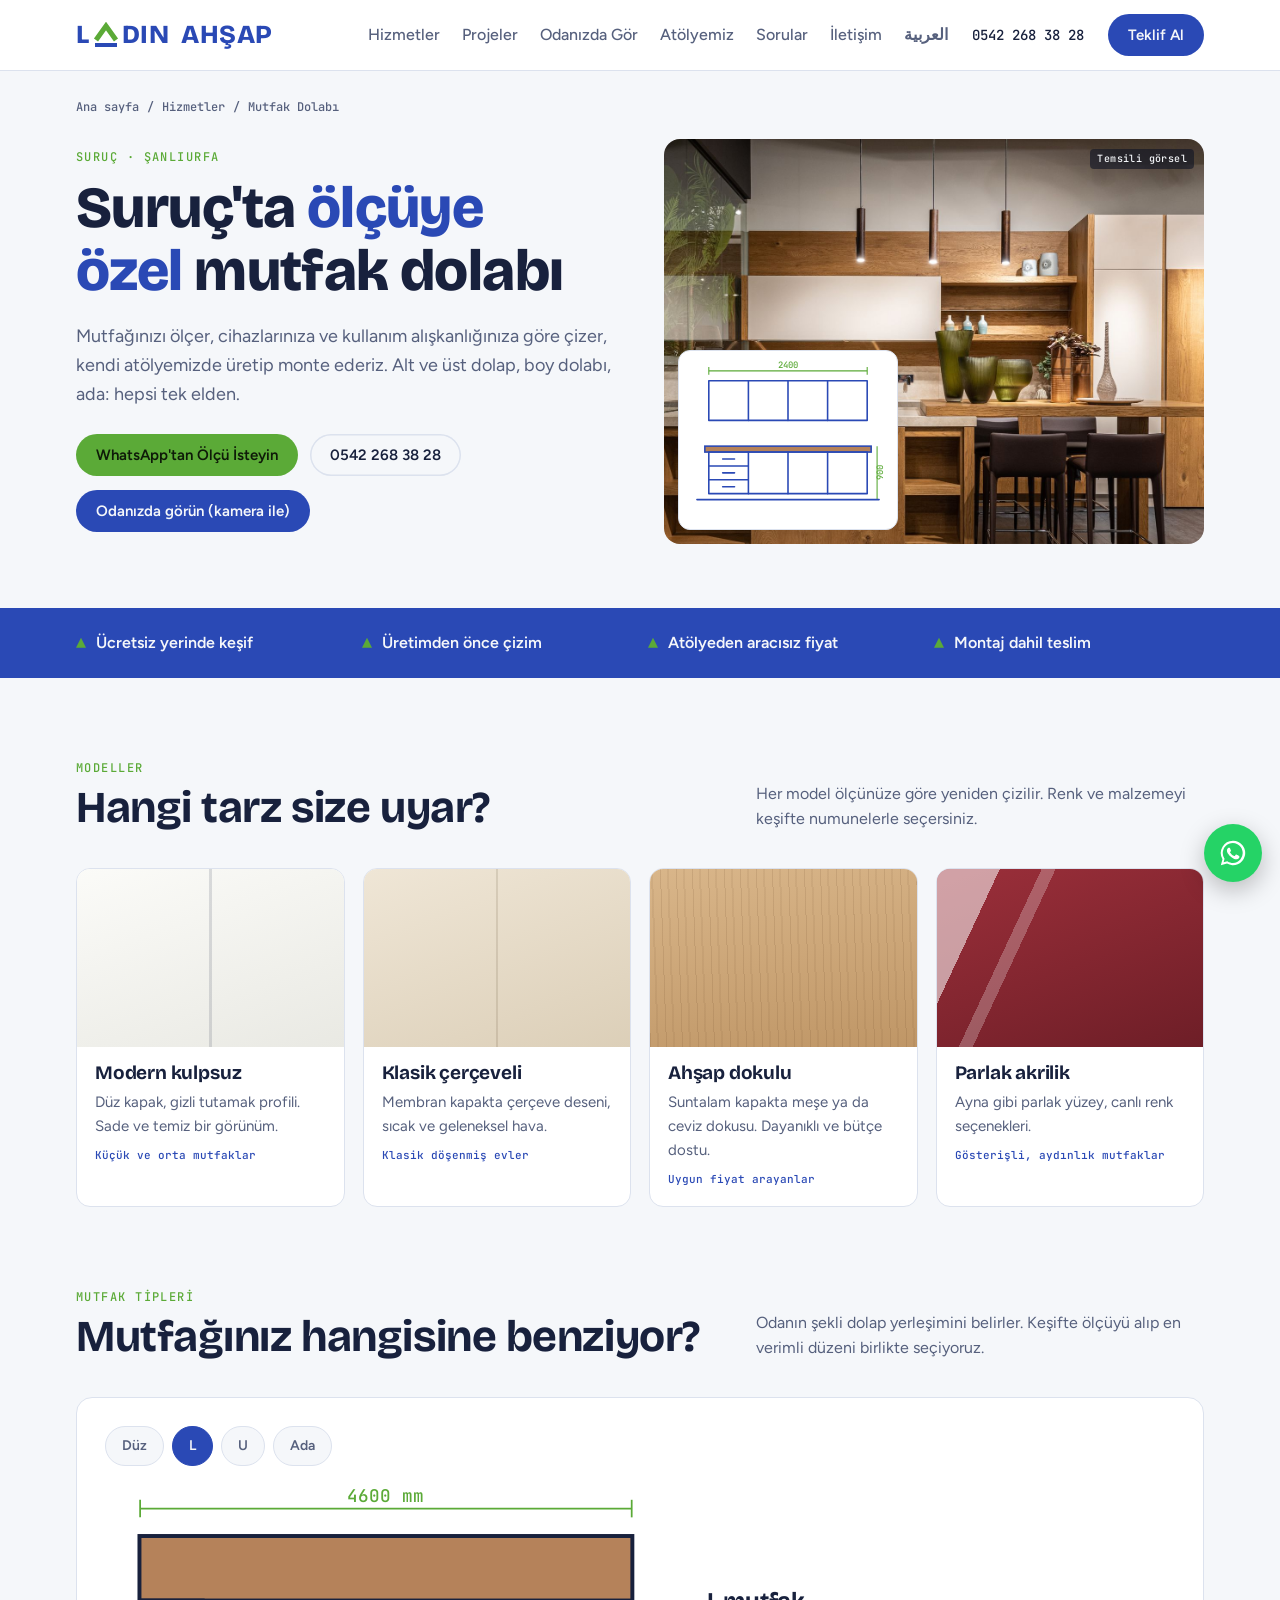
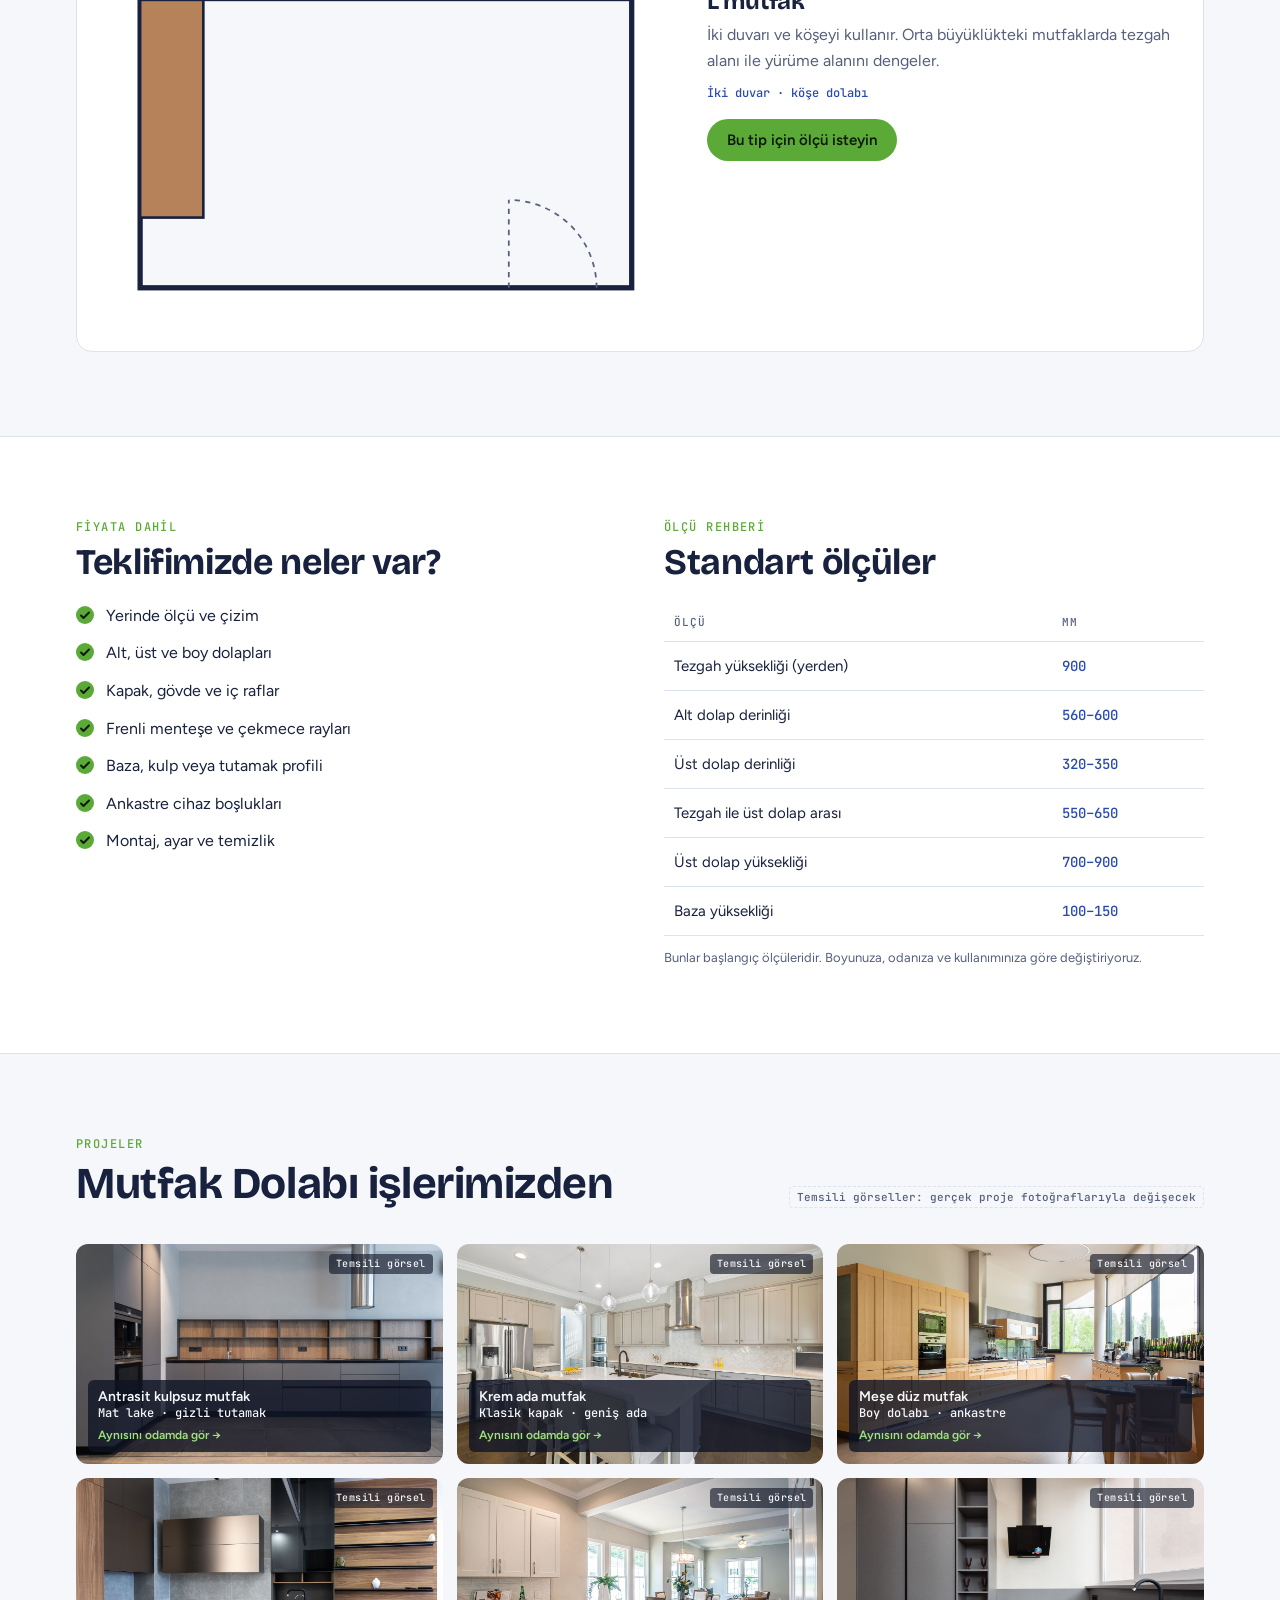
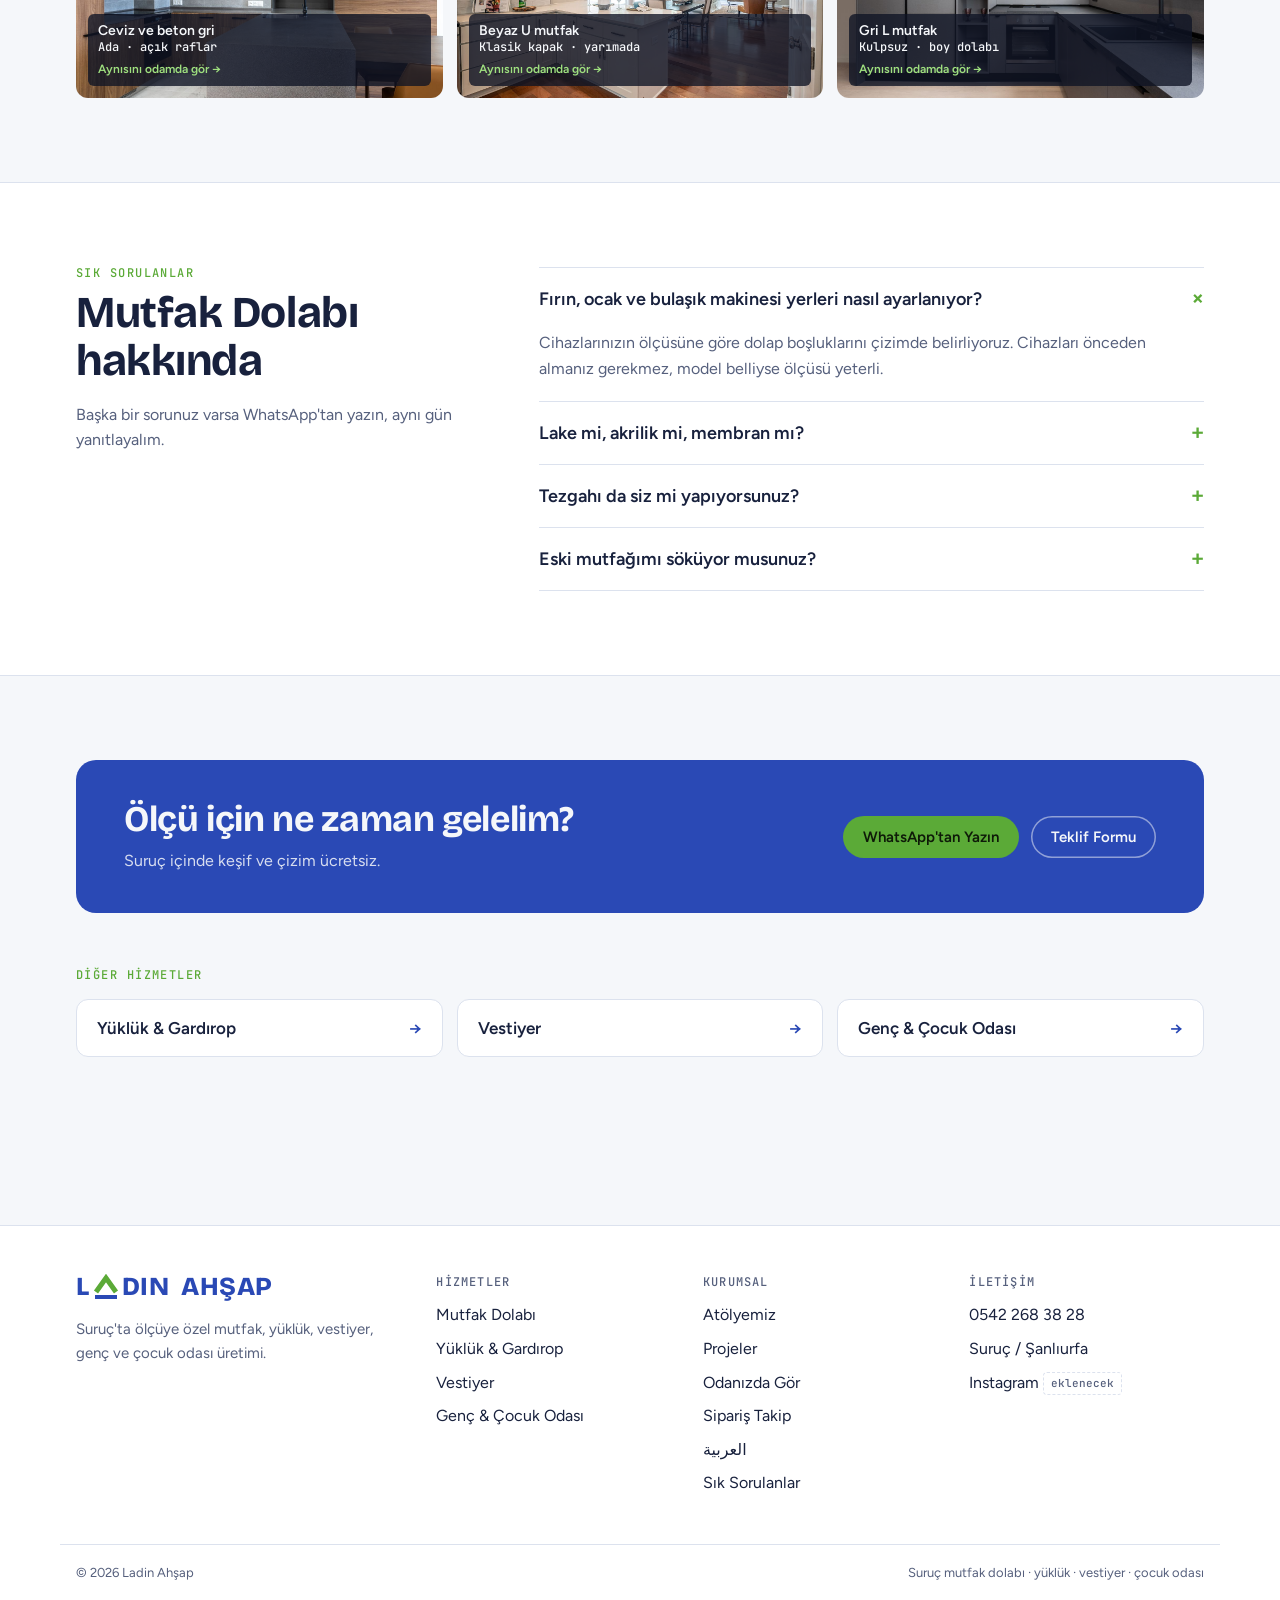
<file: mutfak-dolabi.html>
<!doctype html>
<html lang="tr">
<head>
<meta charset="utf-8">
<meta name="robots" content="noindex, nofollow">
<meta name="viewport" content="width=device-width, initial-scale=1, viewport-fit=cover">
<title>Suruç Mutfak Dolabı · Ladin Ahşap</title>
<meta name="description" content="Suruç'ta ölçüye özel mutfak dolabı. Lake, akrilik, membran ve suntalam kapak; ücretsiz keşif, atölyeden üretim, montaj dahil.">
<meta property="og:title" content="Suruç Mutfak Dolabı · Ladin Ahşap">
<meta property="og:description" content="Suruç'ta ölçüye özel mutfak dolabı. Lake, akrilik, membran ve suntalam kapak; ücretsiz keşif, atölyeden üretim, montaj dahil.">
<meta property="og:type" content="website">
<meta property="og:locale" content="tr_TR">
<link rel="preconnect" href="https://fonts.googleapis.com">
<link rel="preconnect" href="https://fonts.gstatic.com" crossorigin>
<link rel="stylesheet" href="https://fonts.googleapis.com/css2?family=Bricolage+Grotesque:opsz,wght@12..96,500;12..96,700;12..96,800&family=Figtree:wght@400;500;600;700&family=JetBrains+Mono:wght@500&display=swap">
<script type="application/ld+json">
{
  "@context": "https://schema.org",
  "@graph": [
    {
      "@type": "Service",
      "name": "Mutfak Dolabı",
      "serviceType": "Mutfak Dolabı",
      "areaServed": "Suruç, Şanlıurfa",
      "provider": {
        "@type": "FurnitureStore",
        "name": "Ladin Ahşap",
        "telephone": "+90 542 268 38 28",
        "address": {
          "@type": "PostalAddress",
          "addressLocality": "Suruç",
          "addressRegion": "Şanlıurfa",
          "addressCountry": "TR"
        }
      }
    },
    {
      "@type": "FAQPage",
      "mainEntity": [
        {
          "@type": "Question",
          "name": "Fırın, ocak ve bulaşık makinesi yerleri nasıl ayarlanıyor?",
          "acceptedAnswer": {
            "@type": "Answer",
            "text": "Cihazlarınızın ölçüsüne göre dolap boşluklarını çizimde belirliyoruz. Cihazları önceden almanız gerekmez, model belliyse ölçüsü yeterli."
          }
        },
        {
          "@type": "Question",
          "name": "Lake mi, akrilik mi, membran mı?",
          "acceptedAnswer": {
            "@type": "Answer",
            "text": "Lake mat ve dokunuşu yumuşaktır, renk seçeneği boldur. Akrilik parlak ve kolay silinir. Membran desenli kapaklar için uygundur. Suntalam en ekonomik ve dayanıklı seçenektir. Keşifte numuneleri yan yana gösteriyoruz."
          }
        },
        {
          "@type": "Question",
          "name": "Tezgahı da siz mi yapıyorsunuz?",
          "acceptedAnswer": {
            "@type": "Answer",
            "text": "Tezgah seçeneklerini keşifte konuşuyoruz ve ölçüsünü dolaplarla birlikte alıyoruz."
          }
        },
        {
          "@type": "Question",
          "name": "Eski mutfağımı söküyor musunuz?",
          "acceptedAnswer": {
            "@type": "Answer",
            "text": "Evet, eski dolapların sökümü işin kapsamına eklenebilir. Keşifte bunu da fiyata yazıyoruz."
          }
        }
      ]
    }
  ]
}
</script>
<link rel="stylesheet" href="css/site.css">
<link rel="icon" href="favicon.svg" type="image/svg+xml">
</head>
<body>

<header>
  <div class="wrap bar">
    <a class="logo" href="index.html" aria-label="Ladin Ahşap ana sayfa">
      <span>L</span>
      <svg viewBox="0 0 26 26" aria-hidden="true"><polyline points="3,18 13,4 23,18" fill="none" stroke="var(--green)" stroke-width="5"/><rect x="2" y="21" width="22" height="4" fill="var(--blue)"/></svg>
      <span>DIN</span><span class="w2">AHŞAP</span>
    </a>
    <button class="menu-btn" id="menu-btn" aria-expanded="false" aria-controls="nav" aria-label="Menüyü aç"><span></span></button>
    <nav id="nav" aria-label="Ana menü">
      <a href="index.html#hizmetler">Hizmetler</a>
      <a href="projeler.html">Projeler</a>
      <a href="evinizde-gorun.html">Odanızda Gör</a>
      <a href="index.html#atolye">Atölyemiz</a>
      <a href="index.html#sss">Sorular</a>
      <a href="index.html#iletisim">İletişim</a>
      <a href="index-ar.html" lang="ar" class="lang-link">العربية</a>
    </nav>
    <a class="phone" href="tel:+905422683828">0542 268 38 28</a>
    <a class="btn btn-blue" href="index.html#iletisim-mutfak">Teklif Al</a>
  </div>
</header>

<main>
  <div class="wrap"><nav class="crumbs" aria-label="Konum"><a href="index.html">Ana sayfa</a><span>/</span><a href="index.html#hizmetler">Hizmetler</a><span>/</span><span>Mutfak Dolabı</span></nav></div>

  <section class="sub-hero">
    <div class="wrap grid">
      <div>
        <div class="eyebrow">Suruç · Şanlıurfa</div>
        <h1>Suruç'ta <em>ölçüye özel</em> mutfak dolabı</h1>
        <p class="lead">Mutfağınızı ölçer, cihazlarınıza ve kullanım alışkanlığınıza göre çizer, kendi atölyemizde üretip monte ederiz. Alt ve üst dolap, boy dolabı, ada: hepsi tek elden.</p>
        <div class="ctas">
          <a class="btn btn-green" href="https://wa.me/905422683828?text=Merhaba%2C%20mutfak%20dolab%C4%B1%20i%C3%A7in%20%C3%B6l%C3%A7%C3%BC%20ve%20fiyat%20almak%20istiyorum." target="_blank" rel="noopener">WhatsApp'tan Ölçü İsteyin</a>
          <a class="btn btn-ghost" href="tel:+905422683828">0542 268 38 28</a>
        </div><p style="margin-top:14px"><a class="btn btn-blue" href="evinizde-gorun.html#mutfak">Odanızda görün (kamera ile)</a></p>
      </div>
      <div class="sub-photo"><img src="img/foto/mutfak-ahsap-ada.jpg" alt="Mutfak Dolabı örneği"><span class="stock-b">Temsili görsel</span><div class="art-mini"><svg viewBox="0 0 200 160" aria-hidden="true"><line class="dm" x1="20" y1="10" x2="180" y2="10"/><line class="dm" x1="20" y1="6" x2="20" y2="14"/><line class="dm" x1="180" y1="6" x2="180" y2="14"/><text x="100" y="7" text-anchor="middle">2400</text>
    <rect class="s" x="20" y="20" width="160" height="40"/><path class="s" d="M60 20v40M100 20v40M140 20v40"/>
    <rect class="w" x="16" y="86" width="168" height="6"/>
    <rect class="s" x="20" y="92" width="160" height="42"/><path class="s" d="M60 92v42M100 92v42M140 92v42M20 106h40M20 120h40M34 99h12M34 113h12M34 127h12"/>
    <line class="dm" x1="190" y1="86" x2="190" y2="140"/><text x="196" y="113" transform="rotate(-90 196 113)" text-anchor="middle">900</text>
    <line class="s" x1="8" y1="140" x2="192" y2="140"/></svg></div></div>
    </div>
  </section>

  <div class="strip">
    <ul class="wrap">
      <li>Ücretsiz yerinde keşif</li>
      <li>Üretimden önce çizim</li>
      <li>Atölyeden aracısız fiyat</li>
      <li>Montaj dahil teslim</li>
    </ul>
  </div>

  <section class="block">
    <div class="wrap">
      <div class="head">
        <div><div class="eyebrow">Modeller</div><h2>Hangi tarz size uyar?</h2></div>
        <p>Her model ölçünüze göre yeniden çizilir. Renk ve malzemeyi keşifte numunelerle seçersiniz.</p>
      </div>
      <div class="models">
        <div class="model"><div class="sw t-white"></div><div class="body"><h3>Modern kulpsuz</h3><p>Düz kapak, gizli tutamak profili. Sade ve temiz bir görünüm.</p><span class="fit">Küçük ve orta mutfaklar</span></div></div>
        <div class="model"><div class="sw t-cream"></div><div class="body"><h3>Klasik çerçeveli</h3><p>Membran kapakta çerçeve deseni, sıcak ve geleneksel hava.</p><span class="fit">Klasik döşenmiş evler</span></div></div>
        <div class="model"><div class="sw t-oak"></div><div class="body"><h3>Ahşap dokulu</h3><p>Suntalam kapakta meşe ya da ceviz dokusu. Dayanıklı ve bütçe dostu.</p><span class="fit">Uygun fiyat arayanlar</span></div></div>
        <div class="model"><div class="sw t-gloss"></div><div class="body"><h3>Parlak akrilik</h3><p>Ayna gibi parlak yüzey, canlı renk seçenekleri.</p><span class="fit">Gösterişli, aydınlık mutfaklar</span></div></div>
      </div>
    </div>
  </section>

  <section class="block" style="padding-top:0">
    <div class="wrap">
      <div class="head">
        <div><div class="eyebrow">Mutfak tipleri</div><h2>Mutfağınız hangisine benziyor?</h2></div>
        <p>Odanın şekli dolap yerleşimini belirler. Keşifte ölçüyü alıp en verimli düzeni birlikte seçiyoruz.</p>
      </div>
      <div class="plan" id="plan">
        <div>
          <div class="plan-tabs" role="group" aria-label="Mutfak tipi">
            <button data-plan="duz" data-name="düz mutfak" aria-pressed="false">Düz</button>
            <button data-plan="l" data-name="L mutfak" aria-pressed="true">L</button>
            <button data-plan="u" data-name="U mutfak" aria-pressed="false">U</button>
            <button data-plan="ada" data-name="ada mutfak" aria-pressed="false">Ada</button>
          </div>
          <svg class="plan-svg" viewBox="0 0 320 250" role="img" aria-label="Mutfak yerleşim planı, üstten görünüş">
            <line class="dm" x1="20" y1="14" x2="300" y2="14"/><line class="dm" x1="20" y1="9" x2="20" y2="19"/><line class="dm" x1="300" y1="9" x2="300" y2="19"/>
            <text x="160" y="10" text-anchor="middle">4600 mm</text>
            <rect class="room" x="20" y="30" width="280" height="200"/>
            <path class="door" d="M280 230 A50 50 0 0 0 230 180 M230 230 L230 180"/>
            <g data-plan="duz" style="display:none"><rect class="ct" x="20" y="30" width="280" height="36"/></g>
            <g data-plan="l"><rect class="ct" x="20" y="30" width="280" height="36"/><rect class="ct" x="20" y="66" width="36" height="124"/></g>
            <g data-plan="u" style="display:none"><rect class="ct" x="20" y="30" width="280" height="36"/><rect class="ct" x="20" y="66" width="36" height="124"/><rect class="ct" x="264" y="66" width="36" height="100"/></g>
            <g data-plan="ada" style="display:none"><rect class="ct" x="20" y="30" width="280" height="36"/><rect class="ct" x="105" y="118" width="110" height="50"/></g>
          </svg>
        </div>
        <div>
          <div class="plan-note" data-plan="duz" hidden><h3>Düz mutfak</h3><p>Tüm dolaplar tek duvarda. Dar ve uzun mutfaklarda, küçük dairelerde en pratik çözüm.</p><div class="meta">Tek duvar · en ekonomik</div></div>
          <div class="plan-note" data-plan="l"><h3>L mutfak</h3><p>İki duvarı ve köşeyi kullanır. Orta büyüklükteki mutfaklarda tezgah alanı ile yürüme alanını dengeler.</p><div class="meta">İki duvar · köşe dolabı</div></div>
          <div class="plan-note" data-plan="u" hidden><h3>U mutfak</h3><p>Üç duvarı kullanır, en fazla dolap ve tezgah alanını verir. Geniş ve kare mutfaklar için.</p><div class="meta">Üç duvar · en çok dolap</div></div>
          <div class="plan-note" data-plan="ada" hidden><h3>Ada mutfak</h3><p>Ortadaki ada hem çalışma tezgahı hem kahvaltı masası olur. Adanın çevresinde en az 1 m geçiş payı gerekir.</p><div class="meta">Duvar + ada · açık mutfaklar</div></div>
          <a class="btn btn-green" id="plan-wa" href="https://wa.me/905422683828?text=Merhaba%2C%20L%20mutfak%20i%C3%A7in%20%C3%B6l%C3%A7%C3%BC%20ve%20fiyat%20almak%20istiyorum." target="_blank" rel="noopener">Bu tip için ölçü isteyin</a>
        </div>
      </div>
    </div>
  </section>
  <section class="block band">
    <div class="wrap two">
      <div>
        <div class="eyebrow">Fiyata dahil</div>
        <h2>Teklifimizde neler var?</h2>
        <ul class="checks">
          <li>Yerinde ölçü ve çizim</li>
          <li>Alt, üst ve boy dolapları</li>
          <li>Kapak, gövde ve iç raflar</li>
          <li>Frenli menteşe ve çekmece rayları</li>
          <li>Baza, kulp veya tutamak profili</li>
          <li>Ankastre cihaz boşlukları</li>
          <li>Montaj, ayar ve temizlik</li>
        </ul>
      </div>
      <div>
        <div class="eyebrow">Ölçü rehberi</div>
        <h2>Standart ölçüler</h2>
        <div class="dims-wrap">
          <table class="dims">
            <thead><tr><th>Ölçü</th><th>mm</th></tr></thead>
            <tbody>
              <tr><td>Tezgah yüksekliği (yerden)</td><td class="mm">900</td></tr>
              <tr><td>Alt dolap derinliği</td><td class="mm">560–600</td></tr>
              <tr><td>Üst dolap derinliği</td><td class="mm">320–350</td></tr>
              <tr><td>Tezgah ile üst dolap arası</td><td class="mm">550–650</td></tr>
              <tr><td>Üst dolap yüksekliği</td><td class="mm">700–900</td></tr>
              <tr><td>Baza yüksekliği</td><td class="mm">100–150</td></tr>
            </tbody>
          </table>
        </div>
        <p class="dims-note">Bunlar başlangıç ölçüleridir. Boyunuza, odanıza ve kullanımınıza göre değiştiriyoruz.</p>
      </div>
    </div>
  </section>

  <section class="block">
    <div class="wrap">
      <div class="head">
        <div><div class="eyebrow">Projeler</div><h2>Mutfak Dolabı işlerimizden</h2></div>
        <span class="draft">Temsili görseller: gerçek proje fotoğraflarıyla değişecek</span>
      </div>
      <div class="projects">
        <div class="proj stock"><img src="img/foto/mutfak-antrasit.jpg" alt="Antrasit kulpsuz mutfak" loading="lazy"><div class="tag"><b>Antrasit kulpsuz mutfak</b><span class="sub">Mat lake · gizli tutamak</span><a class="same" href="evinizde-gorun.html#mutfak?w=3000&m=l&y=2200&c=antrasit&k=yok&t=mermer">Aynısını odamda gör →</a></div></div>
        <div class="proj stock"><img src="img/foto/mutfak-ada-krem.jpg" alt="Krem ada mutfak" loading="lazy"><div class="tag"><b>Krem ada mutfak</b><span class="sub">Klasik kapak · geniş ada</span><a class="same" href="evinizde-gorun.html#mutfak?w=3600&c=kasmir&k=cubuk&t=mermer">Aynısını odamda gör →</a></div></div>
        <div class="proj stock"><img src="img/foto/mutfak-mese.jpg" alt="Meşe düz mutfak" loading="lazy"><div class="tag"><b>Meşe düz mutfak</b><span class="sub">Boy dolabı · ankastre</span><a class="same" href="evinizde-gorun.html#mutfak?w=2400&c=mese&k=cubuk&t=mermer">Aynısını odamda gör →</a></div></div>
        <div class="proj stock"><img src="img/foto/mutfak-ceviz.jpg" alt="Ceviz ve beton gri" loading="lazy"><div class="tag"><b>Ceviz ve beton gri</b><span class="sub">Ada · açık raflar</span><a class="same" href="evinizde-gorun.html#mutfak?w=3000&c=ceviz&k=yok&t=beton">Aynısını odamda gör →</a></div></div>
        <div class="proj stock"><img src="img/foto/mutfak-beyaz-u.jpg" alt="Beyaz U mutfak" loading="lazy"><div class="tag"><b>Beyaz U mutfak</b><span class="sub">Klasik kapak · yarımada</span><a class="same" href="evinizde-gorun.html#mutfak?w=3600&m=l&y=2400&c=beyaz&k=dugme&t=mermer">Aynısını odamda gör →</a></div></div>
        <div class="proj stock"><img src="img/foto/mutfak-gri.jpg" alt="Gri L mutfak" loading="lazy"><div class="tag"><b>Gri L mutfak</b><span class="sub">Kulpsuz · boy dolabı</span><a class="same" href="evinizde-gorun.html#mutfak?w=3000&m=l&y=2000&c=antrasit&k=yok&t=mermer">Aynısını odamda gör →</a></div></div>
      </div>
    </div>
  </section>

  <section class="block band">
    <div class="wrap faq-grid">
      <div class="side">
        <div class="eyebrow">Sık sorulanlar</div>
        <h2>Mutfak Dolabı hakkında</h2>
        <p>Başka bir sorunuz varsa WhatsApp'tan yazın, aynı gün yanıtlayalım.</p>
      </div>
      <div class="faq">
        <details open><summary>Fırın, ocak ve bulaşık makinesi yerleri nasıl ayarlanıyor?</summary><p>Cihazlarınızın ölçüsüne göre dolap boşluklarını çizimde belirliyoruz. Cihazları önceden almanız gerekmez, model belliyse ölçüsü yeterli.</p></details>
        <details><summary>Lake mi, akrilik mi, membran mı?</summary><p>Lake mat ve dokunuşu yumuşaktır, renk seçeneği boldur. Akrilik parlak ve kolay silinir. Membran desenli kapaklar için uygundur. Suntalam en ekonomik ve dayanıklı seçenektir. Keşifte numuneleri yan yana gösteriyoruz.</p></details>
        <details><summary>Tezgahı da siz mi yapıyorsunuz?</summary><p>Tezgah seçeneklerini keşifte konuşuyoruz ve ölçüsünü dolaplarla birlikte alıyoruz. <span class="draft">tezgah türleri müşteriden teyit edilecek</span></p></details>
        <details><summary>Eski mutfağımı söküyor musunuz?</summary><p>Evet, eski dolapların sökümü işin kapsamına eklenebilir. Keşifte bunu da fiyata yazıyoruz.</p></details>
      </div>
    </div>
  </section>

  <section class="block">
    <div class="wrap">
      <div class="cta-band">
        <div><h2>Ölçü için ne zaman gelelim?</h2><p>Suruç içinde keşif ve çizim ücretsiz.</p></div>
        <div class="acts">
          <a class="btn btn-green" href="https://wa.me/905422683828?text=Merhaba%2C%20mutfak%20dolab%C4%B1%20i%C3%A7in%20%C3%B6l%C3%A7%C3%BC%20ve%20fiyat%20almak%20istiyorum." target="_blank" rel="noopener">WhatsApp'tan Yazın</a>
          <a class="btn btn-ghost" href="index.html#iletisim-mutfak">Teklif Formu</a>
        </div>
      </div>
      <div class="head" style="margin:56px 0 18px"><div><div class="eyebrow">Diğer hizmetler</div></div></div>
      <div class="others">
        <a href="yukluk-gardirop.html">Yüklük & Gardırop<span>→</span></a>
        <a href="vestiyer.html">Vestiyer<span>→</span></a>
        <a href="genc-cocuk-odasi.html">Genç & Çocuk Odası<span>→</span></a>
      </div>
    </div>
  </section>
</main>

<footer>
  <div class="wrap foot">
    <div>
      <span class="logo" aria-label="Ladin Ahşap">
        <span>L</span>
      <svg viewBox="0 0 26 26" aria-hidden="true"><polyline points="3,18 13,4 23,18" fill="none" stroke="var(--green)" stroke-width="5"/><rect x="2" y="21" width="22" height="4" fill="var(--blue)"/></svg>
      <span>DIN</span><span class="w2">AHŞAP</span>
      </span>
      <p>Suruç'ta ölçüye özel mutfak, yüklük, vestiyer, genç ve çocuk odası üretimi.</p>
    </div>
    <div><h4>Hizmetler</h4><ul><li><a href="mutfak-dolabi.html">Mutfak Dolabı</a></li><li><a href="yukluk-gardirop.html">Yüklük & Gardırop</a></li><li><a href="vestiyer.html">Vestiyer</a></li><li><a href="genc-cocuk-odasi.html">Genç & Çocuk Odası</a></li></ul></div>
    <div><h4>Kurumsal</h4><ul><li><a href="index.html#atolye">Atölyemiz</a></li><li><a href="projeler.html">Projeler</a></li><li><a href="evinizde-gorun.html">Odanızda Gör</a></li><li><a href="siparis-takip.html">Sipariş Takip</a></li><li><a href="index-ar.html" lang="ar">العربية</a></li><li><a href="index.html#sss">Sık Sorulanlar</a></li></ul></div>
    <div><h4>İletişim</h4><ul><li>0542 268 38 28</li><li>Suruç / Şanlıurfa</li><li>Instagram <span class="draft">eklenecek</span></li></ul></div>
  </div>
  <div class="wrap legal"><span>© 2026 Ladin Ahşap</span><span>Suruç mutfak dolabı · yüklük · vestiyer · çocuk odası</span></div>
</footer>

<a class="wa" href="https://wa.me/905422683828?text=Merhaba%2C%20mutfak%20dolab%C4%B1%20i%C3%A7in%20%C3%B6l%C3%A7%C3%BC%20ve%20fiyat%20almak%20istiyorum." target="_blank" rel="noopener" aria-label="WhatsApp ile yazın">
  <svg viewBox="0 0 32 32" aria-hidden="true"><path fill="#fff" d="M16 3a13 13 0 0 0-11.2 19.6L3 29l6.6-1.7A13 13 0 1 0 16 3Zm0 23.6c-2 0-4-.6-5.7-1.6l-.4-.2-3.9 1 1-3.8-.3-.4A10.6 10.6 0 1 1 16 26.6Zm5.8-7.9c-.3-.2-1.9-.9-2.2-1-.3-.1-.5-.2-.7.2l-1 1.2c-.2.2-.4.2-.7.1a8.7 8.7 0 0 1-4.3-3.8c-.3-.5.3-.5.9-1.6.1-.2 0-.4 0-.5l-1-2.4c-.3-.6-.5-.5-.7-.5h-.6c-.2 0-.6.1-.9.4-.3.3-1.1 1.1-1.1 2.7s1.2 3.2 1.3 3.4c.2.2 2.3 3.5 5.6 4.9 2.1.9 2.9 1 4 .8.6-.1 1.9-.8 2.2-1.5.3-.7.3-1.4.2-1.5-.1-.2-.3-.3-.6-.4Z"/></svg>
</a>
<div class="mbar">
  <a class="btn btn-ghost" href="tel:+905422683828">Ara</a>
  <a class="btn wa-btn" href="https://wa.me/905422683828?text=Merhaba%2C%20mutfak%20dolab%C4%B1%20i%C3%A7in%20%C3%B6l%C3%A7%C3%BC%20ve%20fiyat%20almak%20istiyorum." target="_blank" rel="noopener">WhatsApp'tan Yaz</a>
</div>

<script src="js/site.js"></script>
</body>
</html>
</file>
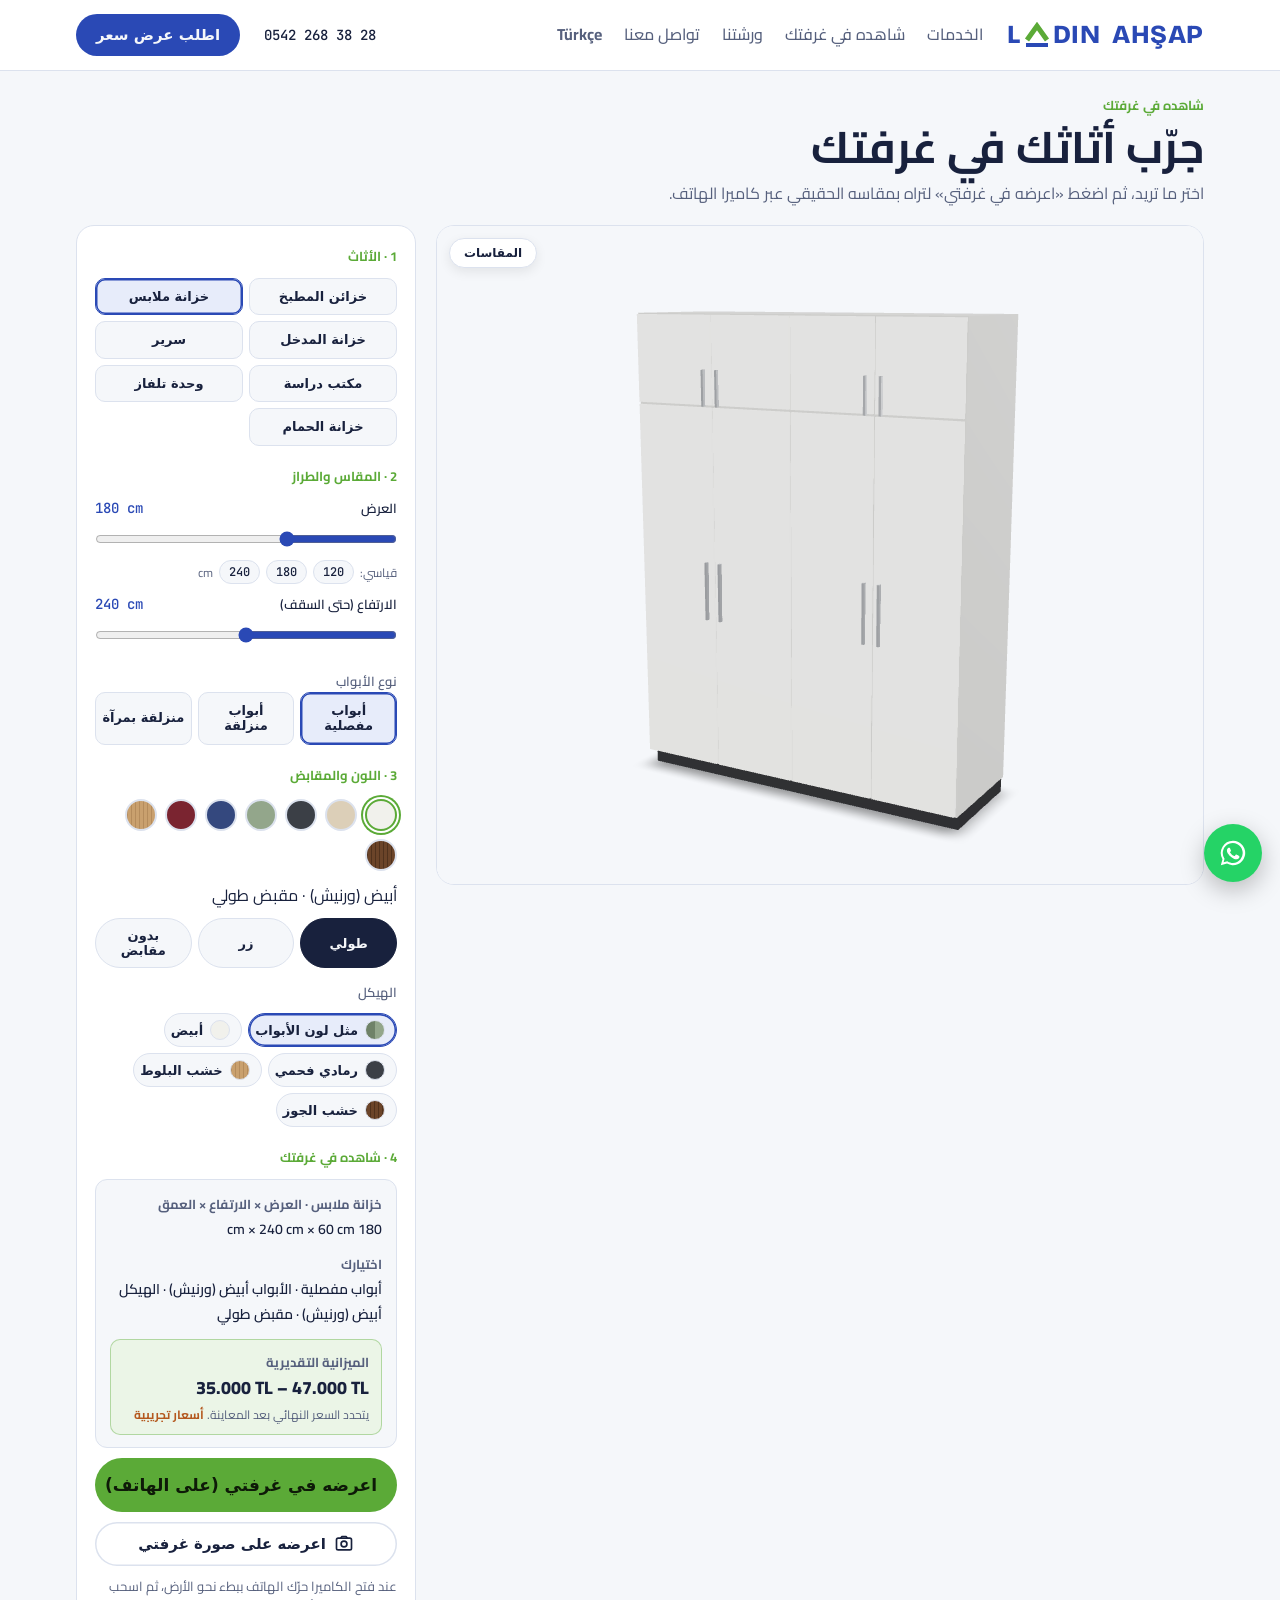
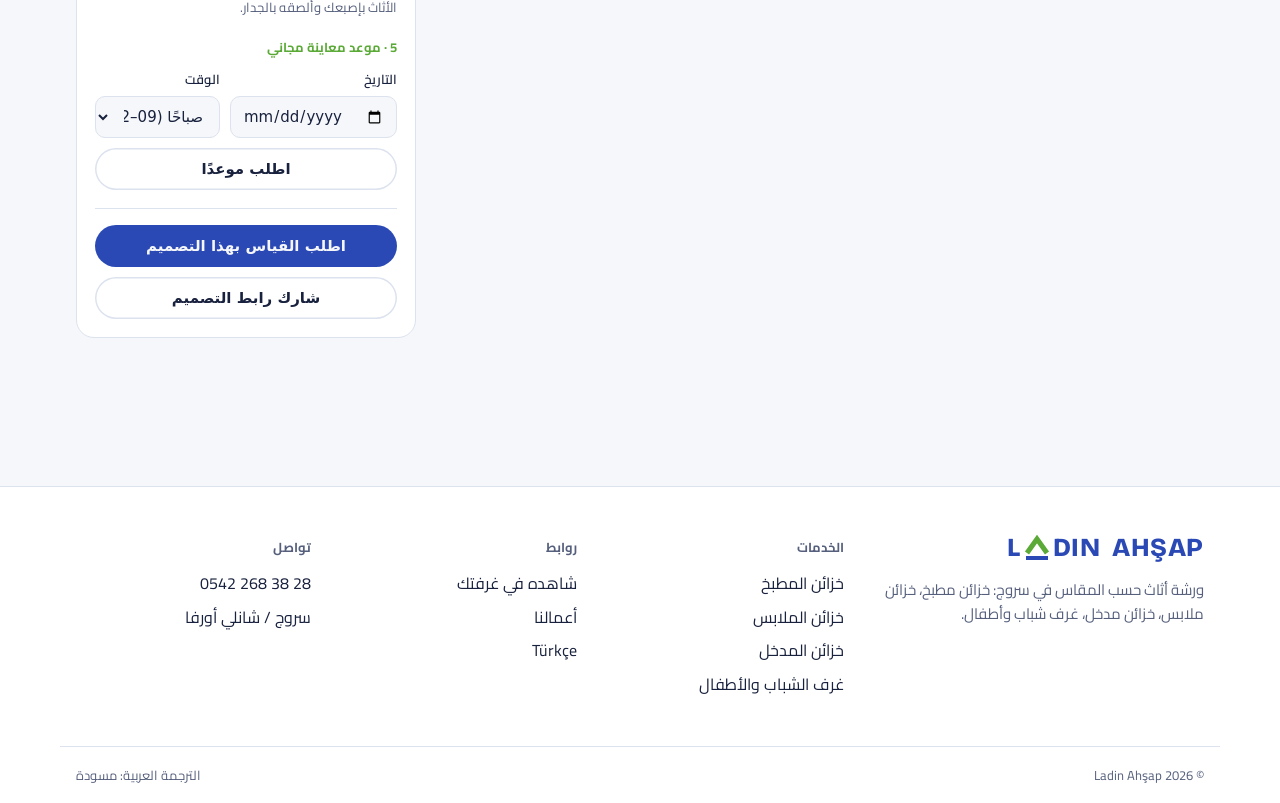
<file: odanizda-ar.html>
<!doctype html>
<html lang="ar" dir="rtl">
<head>
<meta charset="utf-8">
<meta name="robots" content="noindex, nofollow">
<meta name="viewport" content="width=device-width, initial-scale=1, viewport-fit=cover">
<title>شاهده في غرفتك · Ladin Ahşap</title>
<meta name="description" content="جرّب خزائن المطبخ والملابس والأثاث بمقاسه الحقيقي في غرفتك عبر كاميرا الهاتف.">
<meta property="og:title" content="شاهده في غرفتك · Ladin Ahşap">
<meta property="og:description" content="جرّب خزائن المطبخ والملابس والأثاث بمقاسه الحقيقي في غرفتك عبر كاميرا الهاتف.">
<meta property="og:type" content="website">
<meta property="og:locale" content="ar_AR">
<link rel="alternate" hreflang="tr" href="index.html">
<link rel="preconnect" href="https://fonts.googleapis.com">
<link rel="preconnect" href="https://fonts.gstatic.com" crossorigin>
<link rel="stylesheet" href="https://fonts.googleapis.com/css2?family=Cairo:wght@400;600;700;800&family=Bricolage+Grotesque:opsz,wght@12..96,800&family=JetBrains+Mono:wght@500&display=swap">
<link rel="stylesheet" href="css/site.css">
<link rel="icon" href="favicon.svg" type="image/svg+xml">
</head>
<body>

<header>
  <div class="wrap bar">
    <a class="logo" href="index-ar.html" aria-label="Ladin Ahşap" dir="ltr">
      <span>L</span>
      <svg viewBox="0 0 26 26" aria-hidden="true"><polyline points="3,18 13,4 23,18" fill="none" stroke="var(--green)" stroke-width="5"/><rect x="2" y="21" width="22" height="4" fill="var(--blue)"/></svg>
      <span>DIN</span><span class="w2">AHŞAP</span>
    </a>
    <button class="menu-btn" id="menu-btn" aria-expanded="false" aria-controls="nav" aria-label="القائمة"><span></span></button>
    <nav id="nav" aria-label="القائمة الرئيسية">
      <a href="index-ar.html#khadamat">الخدمات</a>
      <a href="odanizda-ar.html">شاهده في غرفتك</a>
      <a href="index-ar.html#warsha">ورشتنا</a>
      <a href="index-ar.html#tawasul">تواصل معنا</a>
      <a href="evinizde-gorun.html" lang="tr" class="lang-link">Türkçe</a>
    </nav>
    <a class="phone" href="tel:+905422683828" dir="ltr">0542 268 38 28</a>
    <a class="btn btn-blue" href="index-ar.html#tawasul">اطلب عرض سعر</a>
  </div>
</header>

<main>
  <section class="arx">
    <div class="wrap">
      <div class="arx-head">
        <div class="eyebrow">شاهده في غرفتك</div>
        <h1>جرّب أثاثك في غرفتك</h1>
        <p>اختر ما تريد، ثم اضغط «اعرضه في غرفتي» لتراه بمقاسه الحقيقي عبر كاميرا الهاتف.</p>
      </div>
      <div class="arx-grid">
        <div class="arx-stage">
          <model-viewer id="arv" alt="Mobilya modeli"
            ar ar-modes="webxr scene-viewer quick-look" ar-scale="fixed" ar-placement="floor"
            camera-controls touch-action="pan-y" camera-orbit="30deg 78deg 112%" shadow-intensity="1" shadow-softness="0.8"
            environment-image="neutral" exposure="1.05" interaction-prompt="none">
            <button slot="ar-button" class="arx-hidden-ar" type="button" tabindex="-1" aria-hidden="true"></button>
            <span slot="hotspot-w" class="dim" id="dim-w" data-position="0m 0m 0m" data-normal="0m 0m 1m" dir="ltr"></span>
            <span slot="hotspot-h" class="dim" id="dim-h" data-position="0m 0m 0m" data-normal="1m 0m 0m" dir="ltr"></span>
            <span slot="hotspot-d" class="dim" id="dim-d" data-position="0m 0m 0m" data-normal="1m 0m 0m"></span>
            <button type="button" id="ar-dims" class="arx-dimbtn" aria-pressed="true">المقاسات</button>
            <div class="arx-dock">
              <div class="arx-colors dock-color" role="group" aria-label="الأبواب"><button type="button" style="--c:#F1F1EC" data-c="beyaz" aria-pressed="false" aria-label="أبيض (ورنيش)" title="أبيض (ورنيش)"></button><button type="button" style="--c:#DCCFB8" data-c="kasmir" aria-pressed="false" aria-label="بيج كشميري" title="بيج كشميري"></button><button type="button" style="--c:#3B3F46" data-c="antrasit" aria-pressed="false" aria-label="رمادي فحمي" title="رمادي فحمي"></button><button type="button" style="--c:#93A68B" data-c="adacayi" aria-pressed="false" aria-label="أخضر مريمية" title="أخضر مريمية"></button><button type="button" style="--c:#34487E" data-c="gece" aria-pressed="false" aria-label="أزرق كحلي" title="أزرق كحلي"></button><button type="button" style="--c:#7A2430" data-c="bordo" aria-pressed="false" aria-label="عنابي أكريليك" title="عنابي أكريليك"></button><button type="button" style="--c:repeating-linear-gradient(90deg,rgba(120,80,40,.25) 0 1px,transparent 1px 4px),#C9A06E" data-c="mese" aria-pressed="false" aria-label="خشب البلوط" title="خشب البلوط"></button><button type="button" style="--c:repeating-linear-gradient(90deg,rgba(30,15,5,.35) 0 1px,transparent 1px 4px),#6B4429" data-c="ceviz" aria-pressed="false" aria-label="خشب الجوز" title="خشب الجوز"></button></div>
              <div class="arx-hgroup dock-handle" role="group" aria-label="بدون مقابض"><button type="button" data-k="cubuk" aria-pressed="false">طولي</button><button type="button" data-k="dugme" aria-pressed="false">زر</button><button type="button" data-k="yok" aria-pressed="false">بدون مقابض</button></div>
            </div>
          </model-viewer>
          <div class="ph-tools" id="ph-tools" hidden>
            <p>حرّك الأثاث وكبّره بإصبعين فوق صورة غرفتك. المقاس في الصورة تقريبي.</p>
            <div><button type="button" class="btn btn-green" id="ph-save">حفظ الصورة</button><button type="button" class="btn btn-ghost" id="ph-clear">إزالة الصورة</button></div>
          </div>
        </div>
        <div class="arx-panel">
          <div class="k3d-row"><span class="k3d-lbl">1 · الأثاث</span><div class="seg arx-prod" id="ar-product" role="group"></div></div>
          <div class="k3d-row">
            <span class="k3d-lbl">2 · المقاس والطراز</span>
            <div id="row-w"><div class="rng"><label for="ar-w">العرض</label><output id="o-w" dir="ltr"></output></div><input type="range" id="ar-w"><div class="arx-presets" id="ar-presets"></div>
              <button type="button" class="arx-ms" id="ms-go" hidden><svg viewBox="0 0 24 24" fill="none" stroke="currentColor" stroke-width="2" stroke-linecap="round" aria-hidden="true"><path d="M3 17h18M5 17v-3M9 17v-2M13 17v-3M17 17v-2M21 17v-3M3 8l4-4M3 8l4 4M3 8h18M21 8l-4-4M21 8l-4 4"/></svg>قِس الجدار بالكاميرا</button></div>
            <div id="row-h" hidden><div class="rng"><label for="ar-h">الارتفاع (حتى السقف)</label><output id="o-h" dir="ltr"></output></div><input type="range" id="ar-h"></div>
            <div id="row-size" hidden><div class="seg" role="group"></div></div>
            <div id="row-mt" hidden><div class="arx-sub">شكل المطبخ</div><div class="seg two" id="ar-mt" role="group"><button type="button" data-mt="duz" aria-pressed="true">مستقيم</button><button type="button" data-mt="l" aria-pressed="false">L (زاوية)</button></div></div>
            <div id="row-side" hidden><div class="rng"><label for="ar-side">الجدار الجانبي</label><output id="o-side" dir="ltr"></output></div><input type="range" id="ar-side" min="1500" max="3600" step="50" value="2000"></div>
            <label id="row-upper" class="arx-check" hidden><input type="checkbox" id="ar-upper" checked> خزائن علوية</label>
            <div id="row-door" hidden><div class="arx-sub">نوع الأبواب</div><div class="seg three" id="ar-door" role="group"><button type="button" data-door="kapakli" aria-pressed="true">أبواب مفصلية</button><button type="button" data-door="surgulu" aria-pressed="false">أبواب منزلقة</button><button type="button" data-door="ayna" aria-pressed="false">منزلقة بمرآة</button></div></div>
          </div>
          <div class="k3d-row">
            <span class="k3d-lbl">3 · اللون والمقابض</span>
            <div class="arx-colors panel-color" role="group" aria-label="الأبواب"><button type="button" style="--c:#F1F1EC" data-c="beyaz" aria-pressed="false" aria-label="أبيض (ورنيش)" title="أبيض (ورنيش)"></button><button type="button" style="--c:#DCCFB8" data-c="kasmir" aria-pressed="false" aria-label="بيج كشميري" title="بيج كشميري"></button><button type="button" style="--c:#3B3F46" data-c="antrasit" aria-pressed="false" aria-label="رمادي فحمي" title="رمادي فحمي"></button><button type="button" style="--c:#93A68B" data-c="adacayi" aria-pressed="false" aria-label="أخضر مريمية" title="أخضر مريمية"></button><button type="button" style="--c:#34487E" data-c="gece" aria-pressed="false" aria-label="أزرق كحلي" title="أزرق كحلي"></button><button type="button" style="--c:#7A2430" data-c="bordo" aria-pressed="false" aria-label="عنابي أكريليك" title="عنابي أكريليك"></button><button type="button" style="--c:repeating-linear-gradient(90deg,rgba(120,80,40,.25) 0 1px,transparent 1px 4px),#C9A06E" data-c="mese" aria-pressed="false" aria-label="خشب البلوط" title="خشب البلوط"></button><button type="button" style="--c:repeating-linear-gradient(90deg,rgba(30,15,5,.35) 0 1px,transparent 1px 4px),#6B4429" data-c="ceviz" aria-pressed="false" aria-label="خشب الجوز" title="خشب الجوز"></button></div>
            <span class="k-sel" id="ar-cname"></span>
            <div class="arx-hgroup panel-handle" role="group" aria-label="بدون مقابض"><button type="button" data-k="cubuk" aria-pressed="false">طولي</button><button type="button" data-k="dugme" aria-pressed="false">زر</button><button type="button" data-k="yok" aria-pressed="false">بدون مقابض</button></div>
            <div class="arx-sub">الهيكل</div>
            <div class="chips" id="ar-body" role="group"><button type="button" data-g="ayni" aria-pressed="false"><i style="background:conic-gradient(#93A68B 0 50%,#6f8268 0)"></i>مثل لون الأبواب</button><button type="button" data-g="beyaz" aria-pressed="false"><i style="background:#F1F1EC"></i>أبيض</button><button type="button" data-g="antrasit" aria-pressed="false"><i style="background:#3B3F46"></i>رمادي فحمي</button><button type="button" data-g="mese" aria-pressed="false"><i style="background:repeating-linear-gradient(90deg,rgba(120,80,40,.25) 0 1px,transparent 1px 4px),#C9A06E"></i>خشب البلوط</button><button type="button" data-g="ceviz" aria-pressed="false"><i style="background:repeating-linear-gradient(90deg,rgba(30,15,5,.35) 0 1px,transparent 1px 4px),#6B4429"></i>خشب الجوز</button></div>
            <div id="row-top" hidden><div class="arx-sub">سطح العمل</div><div class="chips" id="ar-top" role="group"><button type="button" data-t="mermer" aria-pressed="false"><i style="background:#ECEAE6"></i>رخام</button><button type="button" data-t="granit" aria-pressed="false"><i style="background:#232428"></i>غرانيت</button><button type="button" data-t="mese" aria-pressed="false"><i style="background:repeating-linear-gradient(90deg,rgba(120,80,40,.25) 0 1px,transparent 1px 4px),#C9A06E"></i>خشب البلوط</button><button type="button" data-t="beton" aria-pressed="false"><i style="background:#9EA0A1"></i>إسمنتي</button></div></div>
          </div>
          <div class="k3d-row">
            <span class="k3d-lbl">4 · شاهده في غرفتك</span>
            <div class="k-sum arx-sum" id="ar-sum" aria-live="polite"></div>
            <button type="button" class="btn btn-green arx-go" id="ar-go"><svg viewBox="0 0 24 24" fill="none" stroke="currentColor" stroke-width="2" stroke-linecap="round" stroke-linejoin="round" aria-hidden="true"><path d="M3 7V5a2 2 0 0 1 2-2h2M17 3h2a2 2 0 0 1 2 2v2M21 17v2a2 2 0 0 1-2 2h-2M7 21H5a2 2 0 0 1-2-2v-2"/><path d="M12 7l5 3v5l-5 3-5-3v-5z"/></svg>اعرضه في غرفتي</button>
            <label class="btn btn-ghost arx-photo" for="ph-file"><svg viewBox="0 0 24 24" fill="none" stroke="currentColor" stroke-width="2" stroke-linecap="round" stroke-linejoin="round" aria-hidden="true"><rect x="3" y="5" width="18" height="14" rx="2"/><circle cx="12" cy="12" r="3.5"/><path d="M8 5l1.5-2h5L16 5"/></svg>اعرضه على صورة غرفتي</label>
            <input type="file" id="ph-file" accept="image/*" hidden>
            <p class="arx-note">عند فتح الكاميرا حرّك الهاتف ببطء نحو الأرض، ثم اسحب الأثاث بإصبعك وألصقه بالجدار.</p>
            <div class="ar-box ar-desk" id="ar-desk" hidden>
              <div id="ar-qr"></div>
              <div><h3>افتحه على هاتفك</h3><p>الكاميرا تعمل على الهاتف. امسح رمز QR ليفتح هذا التصميم على هاتفك.</p></div>
            </div>
            <p class="ar-fail" id="ar-fail" hidden></p>
          </div>
          <div class="k3d-row">
            <span class="k3d-lbl">5 · موعد معاينة مجاني</span>
            <div class="arx-ap">
              <label for="ap-date">التاريخ<input type="date" id="ap-date"></label>
              <label for="ap-slot">الوقت<select id="ap-slot"><option value="sabah">صباحًا (09–12)</option><option value="ogle">ظهرًا (12–15)</option><option value="aksam">عصرًا (15–18)</option></select></label>
            </div>
            <a class="btn btn-ghost" id="ap-wa" href="https://wa.me/905422683828?text=" target="_blank" rel="noopener">اطلب موعدًا</a>
          </div>
          <div class="arx-after" id="ar-after">
            <a class="btn btn-blue" id="ar-wa" href="https://wa.me/905422683828?text=" target="_blank" rel="noopener">اطلب القياس بهذا التصميم</a>
            <button type="button" class="btn btn-ghost" id="ar-share">شارك رابط التصميم</button>
          </div>
        </div>
      </div>
    </div>
  </section>
  <div class="ms" id="ms" hidden>
    <div class="ms-cross" aria-hidden="true"></div>
    <div class="ms-bar">
      <p id="ms-text"></p>
      <div class="ms-acts"><button type="button" id="ms-a">البداية</button><button type="button" id="ms-use" disabled>استخدم</button><button type="button" id="ms-close">إغلاق</button></div>
    </div>
  </div>
</main>

<footer>
  <div class="wrap foot">
    <div>
      <span class="logo" aria-label="Ladin Ahşap" dir="ltr">
        <span>L</span>
      <svg viewBox="0 0 26 26" aria-hidden="true"><polyline points="3,18 13,4 23,18" fill="none" stroke="var(--green)" stroke-width="5"/><rect x="2" y="21" width="22" height="4" fill="var(--blue)"/></svg>
      <span>DIN</span><span class="w2">AHŞAP</span>
      </span>
      <p>ورشة أثاث حسب المقاس في سروج: خزائن مطبخ، خزائن ملابس، خزائن مدخل، غرف شباب وأطفال.</p>
    </div>
    <div><h4>الخدمات</h4><ul><li><a href="odanizda-ar.html#mutfak">خزائن المطبخ</a></li><li><a href="odanizda-ar.html#gardirop">خزائن الملابس</a></li><li><a href="odanizda-ar.html#vestiyer">خزائن المدخل</a></li><li><a href="odanizda-ar.html#karyola">غرف الشباب والأطفال</a></li></ul></div>
    <div><h4>روابط</h4><ul><li><a href="odanizda-ar.html">شاهده في غرفتك</a></li><li><a href="projeler.html">أعمالنا</a></li><li><a href="index.html" lang="tr">Türkçe</a></li></ul></div>
    <div><h4>تواصل</h4><ul><li dir="ltr">0542 268 38 28</li><li>سروج / شانلي أورفا</li></ul></div>
  </div>
  <div class="wrap legal"><span>© 2026 Ladin Ahşap</span><span>الترجمة العربية: مسودة</span></div>
</footer>

<a class="wa" href="https://wa.me/905422683828?text=%5BArap%C3%A7a%20sayfadan%5D%20Merhaba%2C%20mobilya%20i%C3%A7in%20bilgi%20almak%20istiyorum." target="_blank" rel="noopener" aria-label="واتساب">
  <svg viewBox="0 0 32 32" aria-hidden="true"><path fill="#fff" d="M16 3a13 13 0 0 0-11.2 19.6L3 29l6.6-1.7A13 13 0 1 0 16 3Zm0 23.6c-2 0-4-.6-5.7-1.6l-.4-.2-3.9 1 1-3.8-.3-.4A10.6 10.6 0 1 1 16 26.6Zm5.8-7.9c-.3-.2-1.9-.9-2.2-1-.3-.1-.5-.2-.7.2l-1 1.2c-.2.2-.4.2-.7.1a8.7 8.7 0 0 1-4.3-3.8c-.3-.5.3-.5.9-1.6.1-.2 0-.4 0-.5l-1-2.4c-.3-.6-.5-.5-.7-.5h-.6c-.2 0-.6.1-.9.4-.3.3-1.1 1.1-1.1 2.7s1.2 3.2 1.3 3.4c.2.2 2.3 3.5 5.6 4.9 2.1.9 2.9 1 4 .8.6-.1 1.9-.8 2.2-1.5.3-.7.3-1.4.2-1.5-.1-.2-.3-.3-.6-.4Z"/></svg>
</a>
<div class="mbar">
  <a class="btn btn-ghost" href="tel:+905422683828">اتصل</a>
  <a class="btn wa-btn" href="https://wa.me/905422683828?text=%5BArap%C3%A7a%20sayfadan%5D%20Merhaba%2C%20mobilya%20i%C3%A7in%20bilgi%20almak%20istiyorum." target="_blank" rel="noopener">واتساب</a>
</div>

<script src="js/site.js"></script>
<script type="module" src="js/vendor/model-viewer.min.js"></script>
<script src="js/vendor/qrcode.min.js"></script>
<script src="js/fiyatlar.js"></script>
<script src="js/dil.js"></script>
<script src="js/ar-uret.js"></script>
<script src="js/ar.js"></script>
</body>
</html>
</file>
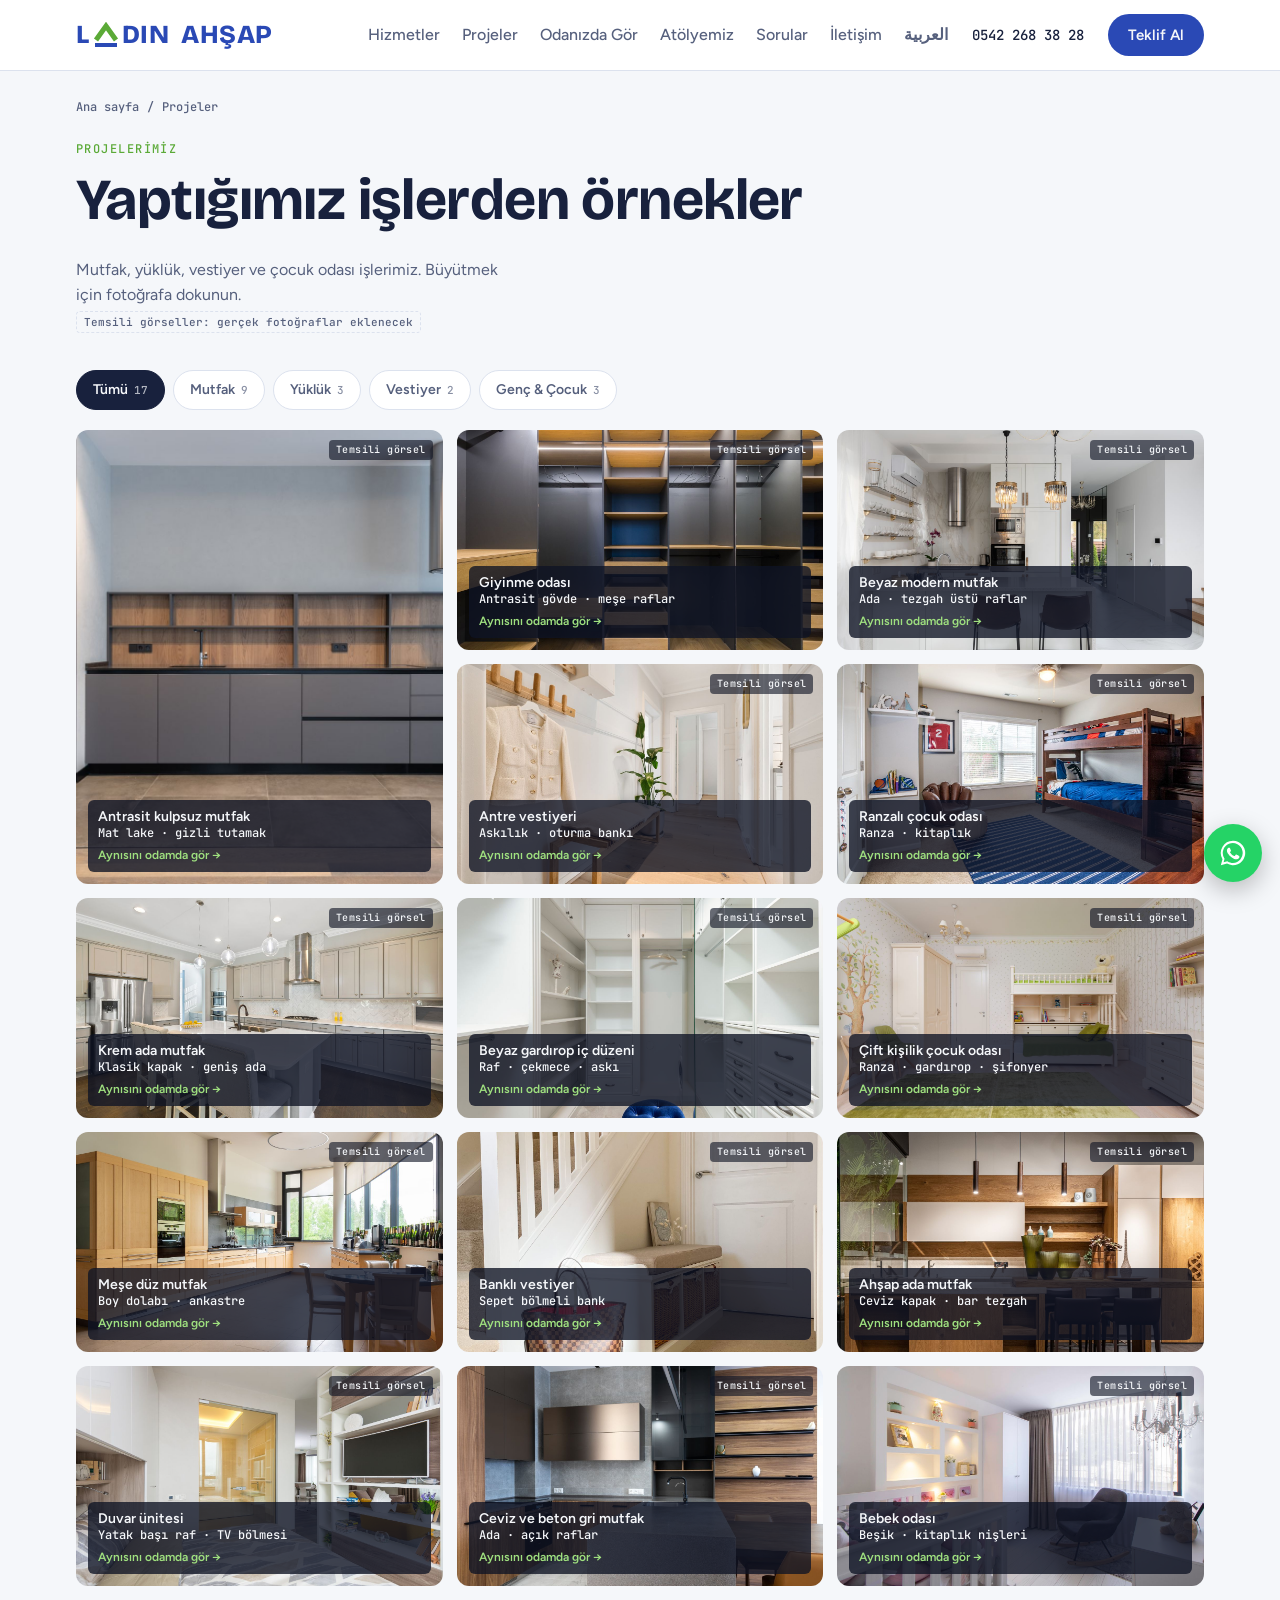
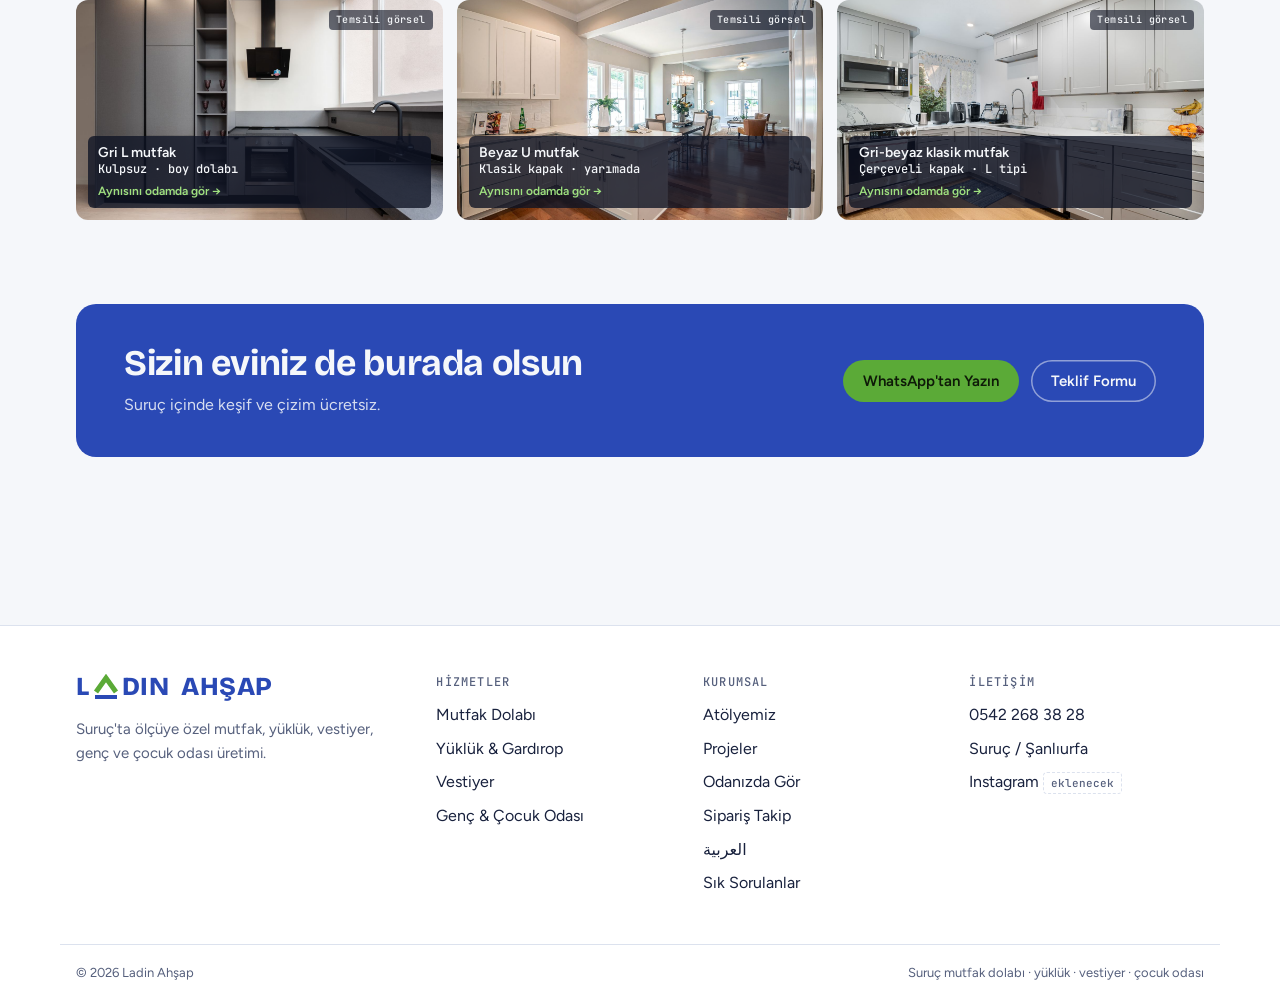
<file: projeler.html>
<!doctype html>
<html lang="tr">
<head>
<meta charset="utf-8">
<meta name="robots" content="noindex, nofollow">
<meta name="viewport" content="width=device-width, initial-scale=1, viewport-fit=cover">
<title>Projelerimiz · Ladin Ahşap Suruç</title>
<meta name="description" content="Ladin Ahşap'ın Suruç'ta ürettiği mutfak dolabı, yüklük, vestiyer, genç ve çocuk odası projeleri.">
<meta property="og:title" content="Projelerimiz · Ladin Ahşap Suruç">
<meta property="og:description" content="Ladin Ahşap'ın Suruç'ta ürettiği mutfak dolabı, yüklük, vestiyer, genç ve çocuk odası projeleri.">
<meta property="og:type" content="website">
<meta property="og:locale" content="tr_TR">
<link rel="preconnect" href="https://fonts.googleapis.com">
<link rel="preconnect" href="https://fonts.gstatic.com" crossorigin>
<link rel="stylesheet" href="https://fonts.googleapis.com/css2?family=Bricolage+Grotesque:opsz,wght@12..96,500;12..96,700;12..96,800&family=Figtree:wght@400;500;600;700&family=JetBrains+Mono:wght@500&display=swap">
<link rel="stylesheet" href="css/site.css">
<link rel="icon" href="favicon.svg" type="image/svg+xml">
</head>
<body>

<header>
  <div class="wrap bar">
    <a class="logo" href="index.html" aria-label="Ladin Ahşap ana sayfa">
      <span>L</span>
      <svg viewBox="0 0 26 26" aria-hidden="true"><polyline points="3,18 13,4 23,18" fill="none" stroke="var(--green)" stroke-width="5"/><rect x="2" y="21" width="22" height="4" fill="var(--blue)"/></svg>
      <span>DIN</span><span class="w2">AHŞAP</span>
    </a>
    <button class="menu-btn" id="menu-btn" aria-expanded="false" aria-controls="nav" aria-label="Menüyü aç"><span></span></button>
    <nav id="nav" aria-label="Ana menü">
      <a href="index.html#hizmetler">Hizmetler</a>
      <a href="projeler.html">Projeler</a>
      <a href="evinizde-gorun.html">Odanızda Gör</a>
      <a href="index.html#atolye">Atölyemiz</a>
      <a href="index.html#sss">Sorular</a>
      <a href="index.html#iletisim">İletişim</a>
      <a href="index-ar.html" lang="ar" class="lang-link">العربية</a>
    </nav>
    <a class="phone" href="tel:+905422683828">0542 268 38 28</a>
    <a class="btn btn-blue" href="index.html#iletisim">Teklif Al</a>
  </div>
</header>

<main>
  <div class="wrap"><nav class="crumbs" aria-label="Konum"><a href="index.html">Ana sayfa</a><span>/</span><span>Projeler</span></nav></div>
  <section class="block" style="padding-top:28px">
    <div class="wrap">
      <div class="head">
        <div><div class="eyebrow">Projelerimiz</div><h1 style="font-size:clamp(36px,5vw,58px);margin-top:14px">Yaptığımız işlerden örnekler</h1></div>
        <p>Mutfak, yüklük, vestiyer ve çocuk odası işlerimiz. Büyütmek için fotoğrafa dokunun. <span class="draft">Temsili görseller: gerçek fotoğraflar eklenecek</span></p>
      </div>
      <div class="filters" role="group" aria-label="Projeleri filtrele">
        <button data-f="all" aria-pressed="true">Tümü<span class="count">17</span></button>
        <button data-f="mutfak" aria-pressed="false">Mutfak<span class="count">9</span></button>
        <button data-f="yukluk" aria-pressed="false">Yüklük<span class="count">3</span></button>
        <button data-f="vestiyer" aria-pressed="false">Vestiyer<span class="count">2</span></button>
        <button data-f="cocuk" aria-pressed="false">Genç &amp; Çocuk<span class="count">3</span></button>
      </div>
      <div class="projects" id="projects">
        <div class="proj stock big" data-cat="mutfak"><img src="img/foto/mutfak-antrasit.jpg" alt="Antrasit kulpsuz mutfak" loading="lazy"><div class="tag"><b>Antrasit kulpsuz mutfak</b><span class="sub">Mat lake · gizli tutamak</span><a class="same" href="evinizde-gorun.html#mutfak?w=3000&m=l&y=2200&c=antrasit&k=yok&t=mermer">Aynısını odamda gör →</a></div></div>
        <div class="proj stock" data-cat="yukluk"><img src="img/foto/yukluk-giyinme.jpg" alt="Giyinme odası" loading="lazy"><div class="tag"><b>Giyinme odası</b><span class="sub">Antrasit gövde · meşe raflar</span><a class="same" href="evinizde-gorun.html#gardirop?w=2400&h=2400&d=kapakli&c=antrasit&k=cubuk">Aynısını odamda gör →</a></div></div>
        <div class="proj stock" data-cat="mutfak"><img src="img/foto/mutfak-beyaz.jpg" alt="Beyaz modern mutfak" loading="lazy"><div class="tag"><b>Beyaz modern mutfak</b><span class="sub">Ada · tezgah üstü raflar</span><a class="same" href="evinizde-gorun.html#mutfak?w=3000&c=beyaz&k=yok&t=mermer">Aynısını odamda gör →</a></div></div>
        <div class="proj stock" data-cat="vestiyer"><img src="img/foto/hizmet-vestiyer.jpg" alt="Antre vestiyeri" loading="lazy"><div class="tag"><b>Antre vestiyeri</b><span class="sub">Askılık · oturma bankı</span><a class="same" href="evinizde-gorun.html#vestiyer?w=1400&c=mese&k=cubuk">Aynısını odamda gör →</a></div></div>
        <div class="proj stock" data-cat="cocuk"><img src="img/foto/hizmet-cocuk.jpg" alt="Ranzalı çocuk odası" loading="lazy"><div class="tag"><b>Ranzalı çocuk odası</b><span class="sub">Ranza · kitaplık</span><a class="same" href="evinizde-gorun.html#karyola?s=90x190&c=gece&k=cubuk">Aynısını odamda gör →</a></div></div>
        <div class="proj stock" data-cat="mutfak"><img src="img/foto/mutfak-ada-krem.jpg" alt="Krem ada mutfak" loading="lazy"><div class="tag"><b>Krem ada mutfak</b><span class="sub">Klasik kapak · geniş ada</span><a class="same" href="evinizde-gorun.html#mutfak?w=3600&c=kasmir&k=cubuk&t=mermer">Aynısını odamda gör →</a></div></div>
        <div class="proj stock" data-cat="yukluk"><img src="img/foto/hizmet-yukluk.jpg" alt="Beyaz gardırop iç düzeni" loading="lazy"><div class="tag"><b>Beyaz gardırop iç düzeni</b><span class="sub">Raf · çekmece · askı</span><a class="same" href="evinizde-gorun.html#gardirop?w=1800&h=2400&d=kapakli&c=beyaz&k=cubuk">Aynısını odamda gör →</a></div></div>
        <div class="proj stock" data-cat="cocuk"><img src="img/foto/cocuk-ranza.jpg" alt="Çift kişilik çocuk odası" loading="lazy"><div class="tag"><b>Çift kişilik çocuk odası</b><span class="sub">Ranza · gardırop · şifonyer</span><a class="same" href="evinizde-gorun.html#karyola?s=90x190&c=beyaz&k=cubuk">Aynısını odamda gör →</a></div></div>
        <div class="proj stock" data-cat="mutfak"><img src="img/foto/mutfak-mese.jpg" alt="Meşe düz mutfak" loading="lazy"><div class="tag"><b>Meşe düz mutfak</b><span class="sub">Boy dolabı · ankastre</span><a class="same" href="evinizde-gorun.html#mutfak?w=2400&c=mese&k=cubuk&t=mermer">Aynısını odamda gör →</a></div></div>
        <div class="proj stock" data-cat="vestiyer"><img src="img/foto/vestiyer-bank.jpg" alt="Banklı vestiyer" loading="lazy"><div class="tag"><b>Banklı vestiyer</b><span class="sub">Sepet bölmeli bank</span><a class="same" href="evinizde-gorun.html#vestiyer?w=1000&c=beyaz&k=dugme">Aynısını odamda gör →</a></div></div>
        <div class="proj stock" data-cat="mutfak"><img src="img/foto/mutfak-ahsap-ada.jpg" alt="Ahşap ada mutfak" loading="lazy"><div class="tag"><b>Ahşap ada mutfak</b><span class="sub">Ceviz kapak · bar tezgah</span><a class="same" href="evinizde-gorun.html#mutfak?w=3600&c=ceviz&k=cubuk&t=granit">Aynısını odamda gör →</a></div></div>
        <div class="proj stock" data-cat="yukluk"><img src="img/foto/yukluk-duvar-unitesi.jpg" alt="Duvar ünitesi" loading="lazy"><div class="tag"><b>Duvar ünitesi</b><span class="sub">Yatak başı raf · TV bölmesi</span><a class="same" href="evinizde-gorun.html#tv?w=2400&c=beyaz&k=yok">Aynısını odamda gör →</a></div></div>
        <div class="proj stock" data-cat="mutfak"><img src="img/foto/mutfak-ceviz.jpg" alt="Ceviz ve beton gri mutfak" loading="lazy"><div class="tag"><b>Ceviz ve beton gri mutfak</b><span class="sub">Ada · açık raflar</span><a class="same" href="evinizde-gorun.html#mutfak?w=3000&c=ceviz&k=yok&t=beton">Aynısını odamda gör →</a></div></div>
        <div class="proj stock" data-cat="cocuk"><img src="img/foto/cocuk-bebek.jpg" alt="Bebek odası" loading="lazy"><div class="tag"><b>Bebek odası</b><span class="sub">Beşik · kitaplık nişleri</span><a class="same" href="evinizde-gorun.html#karyola?s=90x190&c=kasmir&k=dugme">Aynısını odamda gör →</a></div></div>
        <div class="proj stock" data-cat="mutfak"><img src="img/foto/mutfak-gri.jpg" alt="Gri L mutfak" loading="lazy"><div class="tag"><b>Gri L mutfak</b><span class="sub">Kulpsuz · boy dolabı</span><a class="same" href="evinizde-gorun.html#mutfak?w=3000&m=l&y=2000&c=antrasit&k=yok&t=mermer">Aynısını odamda gör →</a></div></div>
        <div class="proj stock" data-cat="mutfak"><img src="img/foto/mutfak-beyaz-u.jpg" alt="Beyaz U mutfak" loading="lazy"><div class="tag"><b>Beyaz U mutfak</b><span class="sub">Klasik kapak · yarımada</span><a class="same" href="evinizde-gorun.html#mutfak?w=3600&m=l&y=2400&c=beyaz&k=dugme&t=mermer">Aynısını odamda gör →</a></div></div>
        <div class="proj stock" data-cat="mutfak"><img src="img/foto/hizmet-mutfak.jpg" alt="Gri-beyaz klasik mutfak" loading="lazy"><div class="tag"><b>Gri-beyaz klasik mutfak</b><span class="sub">Çerçeveli kapak · L tipi</span><a class="same" href="evinizde-gorun.html#mutfak?w=3000&m=l&y=2000&c=beyaz&k=cubuk&t=mermer">Aynısını odamda gör →</a></div></div>
      </div>
    </div>
  </section>
  <section class="block" style="padding-top:0">
    <div class="wrap">
      <div class="cta-band">
        <div><h2>Sizin eviniz de burada olsun</h2><p>Suruç içinde keşif ve çizim ücretsiz.</p></div>
        <div class="acts">
          <a class="btn btn-green" href="https://wa.me/905422683828?text=Merhaba%2C%20mobilya%20i%C3%A7in%20%C3%B6l%C3%A7%C3%BC%20ve%20fiyat%20almak%20istiyorum." target="_blank" rel="noopener">WhatsApp'tan Yazın</a>
          <a class="btn btn-ghost" href="index.html#iletisim">Teklif Formu</a>
        </div>
      </div>
    </div>
  </section>
</main>

<footer>
  <div class="wrap foot">
    <div>
      <span class="logo" aria-label="Ladin Ahşap">
        <span>L</span>
      <svg viewBox="0 0 26 26" aria-hidden="true"><polyline points="3,18 13,4 23,18" fill="none" stroke="var(--green)" stroke-width="5"/><rect x="2" y="21" width="22" height="4" fill="var(--blue)"/></svg>
      <span>DIN</span><span class="w2">AHŞAP</span>
      </span>
      <p>Suruç'ta ölçüye özel mutfak, yüklük, vestiyer, genç ve çocuk odası üretimi.</p>
    </div>
    <div><h4>Hizmetler</h4><ul><li><a href="mutfak-dolabi.html">Mutfak Dolabı</a></li><li><a href="yukluk-gardirop.html">Yüklük & Gardırop</a></li><li><a href="vestiyer.html">Vestiyer</a></li><li><a href="genc-cocuk-odasi.html">Genç & Çocuk Odası</a></li></ul></div>
    <div><h4>Kurumsal</h4><ul><li><a href="index.html#atolye">Atölyemiz</a></li><li><a href="projeler.html">Projeler</a></li><li><a href="evinizde-gorun.html">Odanızda Gör</a></li><li><a href="siparis-takip.html">Sipariş Takip</a></li><li><a href="index-ar.html" lang="ar">العربية</a></li><li><a href="index.html#sss">Sık Sorulanlar</a></li></ul></div>
    <div><h4>İletişim</h4><ul><li>0542 268 38 28</li><li>Suruç / Şanlıurfa</li><li>Instagram <span class="draft">eklenecek</span></li></ul></div>
  </div>
  <div class="wrap legal"><span>© 2026 Ladin Ahşap</span><span>Suruç mutfak dolabı · yüklük · vestiyer · çocuk odası</span></div>
</footer>

<a class="wa" href="https://wa.me/905422683828?text=Merhaba%2C%20mobilya%20i%C3%A7in%20bilgi%20almak%20istiyorum." target="_blank" rel="noopener" aria-label="WhatsApp ile yazın">
  <svg viewBox="0 0 32 32" aria-hidden="true"><path fill="#fff" d="M16 3a13 13 0 0 0-11.2 19.6L3 29l6.6-1.7A13 13 0 1 0 16 3Zm0 23.6c-2 0-4-.6-5.7-1.6l-.4-.2-3.9 1 1-3.8-.3-.4A10.6 10.6 0 1 1 16 26.6Zm5.8-7.9c-.3-.2-1.9-.9-2.2-1-.3-.1-.5-.2-.7.2l-1 1.2c-.2.2-.4.2-.7.1a8.7 8.7 0 0 1-4.3-3.8c-.3-.5.3-.5.9-1.6.1-.2 0-.4 0-.5l-1-2.4c-.3-.6-.5-.5-.7-.5h-.6c-.2 0-.6.1-.9.4-.3.3-1.1 1.1-1.1 2.7s1.2 3.2 1.3 3.4c.2.2 2.3 3.5 5.6 4.9 2.1.9 2.9 1 4 .8.6-.1 1.9-.8 2.2-1.5.3-.7.3-1.4.2-1.5-.1-.2-.3-.3-.6-.4Z"/></svg>
</a>
<div class="mbar">
  <a class="btn btn-ghost" href="tel:+905422683828">Ara</a>
  <a class="btn wa-btn" href="https://wa.me/905422683828?text=Merhaba%2C%20mobilya%20i%C3%A7in%20bilgi%20almak%20istiyorum." target="_blank" rel="noopener">WhatsApp'tan Yaz</a>
</div>

<script src="js/site.js"></script>
</body>
</html>
</file>
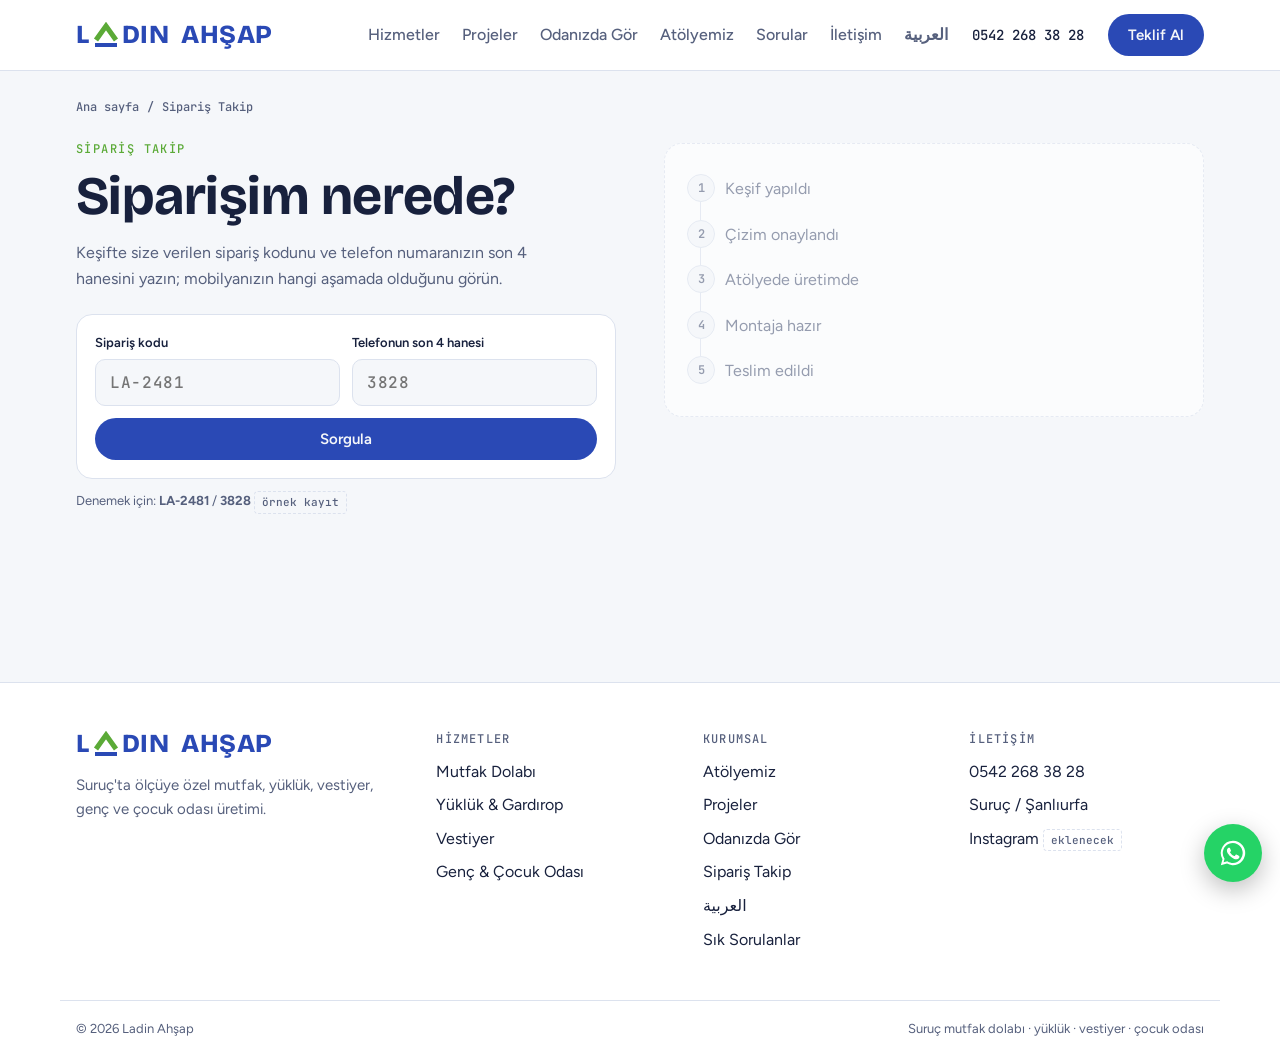
<file: siparis-takip.html>
<!doctype html>
<html lang="tr">
<head>
<meta charset="utf-8">
<meta name="robots" content="noindex, nofollow">
<meta name="viewport" content="width=device-width, initial-scale=1, viewport-fit=cover">
<title>Sipariş Takip · Ladin Ahşap</title>
<meta name="description" content="Ladin Ahşap siparişinizin hangi aşamada olduğunu sipariş kodunuzla görün.">
<meta property="og:title" content="Sipariş Takip · Ladin Ahşap">
<meta property="og:description" content="Ladin Ahşap siparişinizin hangi aşamada olduğunu sipariş kodunuzla görün.">
<meta property="og:type" content="website">
<meta property="og:locale" content="tr_TR">
<link rel="preconnect" href="https://fonts.googleapis.com">
<link rel="preconnect" href="https://fonts.gstatic.com" crossorigin>
<link rel="stylesheet" href="https://fonts.googleapis.com/css2?family=Bricolage+Grotesque:opsz,wght@12..96,500;12..96,700;12..96,800&family=Figtree:wght@400;500;600;700&family=JetBrains+Mono:wght@500&display=swap">
<link rel="stylesheet" href="css/site.css">
<link rel="icon" href="favicon.svg" type="image/svg+xml">
</head>
<body>

<header>
  <div class="wrap bar">
    <a class="logo" href="index.html" aria-label="Ladin Ahşap ana sayfa">
      <span>L</span>
      <svg viewBox="0 0 26 26" aria-hidden="true"><polyline points="3,18 13,4 23,18" fill="none" stroke="var(--green)" stroke-width="5"/><rect x="2" y="21" width="22" height="4" fill="var(--blue)"/></svg>
      <span>DIN</span><span class="w2">AHŞAP</span>
    </a>
    <button class="menu-btn" id="menu-btn" aria-expanded="false" aria-controls="nav" aria-label="Menüyü aç"><span></span></button>
    <nav id="nav" aria-label="Ana menü">
      <a href="index.html#hizmetler">Hizmetler</a>
      <a href="projeler.html">Projeler</a>
      <a href="evinizde-gorun.html">Odanızda Gör</a>
      <a href="index.html#atolye">Atölyemiz</a>
      <a href="index.html#sss">Sorular</a>
      <a href="index.html#iletisim">İletişim</a>
      <a href="index-ar.html" lang="ar" class="lang-link">العربية</a>
    </nav>
    <a class="phone" href="tel:+905422683828">0542 268 38 28</a>
    <a class="btn btn-blue" href="index.html#iletisim">Teklif Al</a>
  </div>
</header>

<main>
  <div class="wrap"><nav class="crumbs" aria-label="Konum"><a href="index.html">Ana sayfa</a><span>/</span><span>Sipariş Takip</span></nav></div>
  <section class="block" style="padding-top:28px">
    <div class="wrap st-grid">
      <div>
        <div class="eyebrow">Sipariş takip</div>
        <h1 style="font-size:clamp(34px,4.6vw,54px);margin:12px 0 14px">Siparişim nerede?</h1>
        <p class="st-lead">Keşifte size verilen sipariş kodunu ve telefon numaranızın son 4 hanesini yazın; mobilyanızın hangi aşamada olduğunu görün.</p>
        <form id="st-form" class="st-form" novalidate>
          <label for="st-kod">Sipariş kodu<input id="st-kod" placeholder="LA-2481" autocomplete="off" autocapitalize="characters"></label>
          <label for="st-tel">Telefonun son 4 hanesi<input id="st-tel" inputmode="numeric" maxlength="4" placeholder="3828"></label>
          <button class="btn btn-blue" type="submit">Sorgula</button>
          <p class="err" id="st-err" hidden></p>
        </form>
        <p class="st-demo">Denemek için: <b>LA-2481</b> / <b>3828</b> <span class="draft">örnek kayıt</span></p>
      </div>
      <div class="st-result" id="st-result" aria-live="polite">
        <div class="st-empty">
          <ol class="st-steps st-steps-preview">
            <li>Keşif yapıldı</li><li>Çizim onaylandı</li><li>Atölyede üretimde</li><li>Montaja hazır</li><li>Teslim edildi</li>
          </ol>
        </div>
      </div>
    </div>
  </section>
</main>

<footer>
  <div class="wrap foot">
    <div>
      <span class="logo" aria-label="Ladin Ahşap">
        <span>L</span>
      <svg viewBox="0 0 26 26" aria-hidden="true"><polyline points="3,18 13,4 23,18" fill="none" stroke="var(--green)" stroke-width="5"/><rect x="2" y="21" width="22" height="4" fill="var(--blue)"/></svg>
      <span>DIN</span><span class="w2">AHŞAP</span>
      </span>
      <p>Suruç'ta ölçüye özel mutfak, yüklük, vestiyer, genç ve çocuk odası üretimi.</p>
    </div>
    <div><h4>Hizmetler</h4><ul><li><a href="mutfak-dolabi.html">Mutfak Dolabı</a></li><li><a href="yukluk-gardirop.html">Yüklük & Gardırop</a></li><li><a href="vestiyer.html">Vestiyer</a></li><li><a href="genc-cocuk-odasi.html">Genç & Çocuk Odası</a></li></ul></div>
    <div><h4>Kurumsal</h4><ul><li><a href="index.html#atolye">Atölyemiz</a></li><li><a href="projeler.html">Projeler</a></li><li><a href="evinizde-gorun.html">Odanızda Gör</a></li><li><a href="siparis-takip.html">Sipariş Takip</a></li><li><a href="index-ar.html" lang="ar">العربية</a></li><li><a href="index.html#sss">Sık Sorulanlar</a></li></ul></div>
    <div><h4>İletişim</h4><ul><li>0542 268 38 28</li><li>Suruç / Şanlıurfa</li><li>Instagram <span class="draft">eklenecek</span></li></ul></div>
  </div>
  <div class="wrap legal"><span>© 2026 Ladin Ahşap</span><span>Suruç mutfak dolabı · yüklük · vestiyer · çocuk odası</span></div>
</footer>

<a class="wa" href="https://wa.me/905422683828?text=Merhaba%2C%20mutfak%20dolab%C4%B1%20i%C3%A7in%20%C3%B6l%C3%A7%C3%BC%20ve%20fiyat%20almak%20istiyorum." target="_blank" rel="noopener" aria-label="WhatsApp ile yazın">
  <svg viewBox="0 0 32 32" aria-hidden="true"><path fill="#fff" d="M16 3a13 13 0 0 0-11.2 19.6L3 29l6.6-1.7A13 13 0 1 0 16 3Zm0 23.6c-2 0-4-.6-5.7-1.6l-.4-.2-3.9 1 1-3.8-.3-.4A10.6 10.6 0 1 1 16 26.6Zm5.8-7.9c-.3-.2-1.9-.9-2.2-1-.3-.1-.5-.2-.7.2l-1 1.2c-.2.2-.4.2-.7.1a8.7 8.7 0 0 1-4.3-3.8c-.3-.5.3-.5.9-1.6.1-.2 0-.4 0-.5l-1-2.4c-.3-.6-.5-.5-.7-.5h-.6c-.2 0-.6.1-.9.4-.3.3-1.1 1.1-1.1 2.7s1.2 3.2 1.3 3.4c.2.2 2.3 3.5 5.6 4.9 2.1.9 2.9 1 4 .8.6-.1 1.9-.8 2.2-1.5.3-.7.3-1.4.2-1.5-.1-.2-.3-.3-.6-.4Z"/></svg>
</a>
<div class="mbar">
  <a class="btn btn-ghost" href="tel:+905422683828">Ara</a>
  <a class="btn wa-btn" href="https://wa.me/905422683828?text=Merhaba%2C%20mutfak%20dolab%C4%B1%20i%C3%A7in%20%C3%B6l%C3%A7%C3%BC%20ve%20fiyat%20almak%20istiyorum." target="_blank" rel="noopener">WhatsApp'tan Yaz</a>
</div>

<script src="js/site.js"></script>
<script src="js/siparis.js"></script>
</body>
</html>
</file>
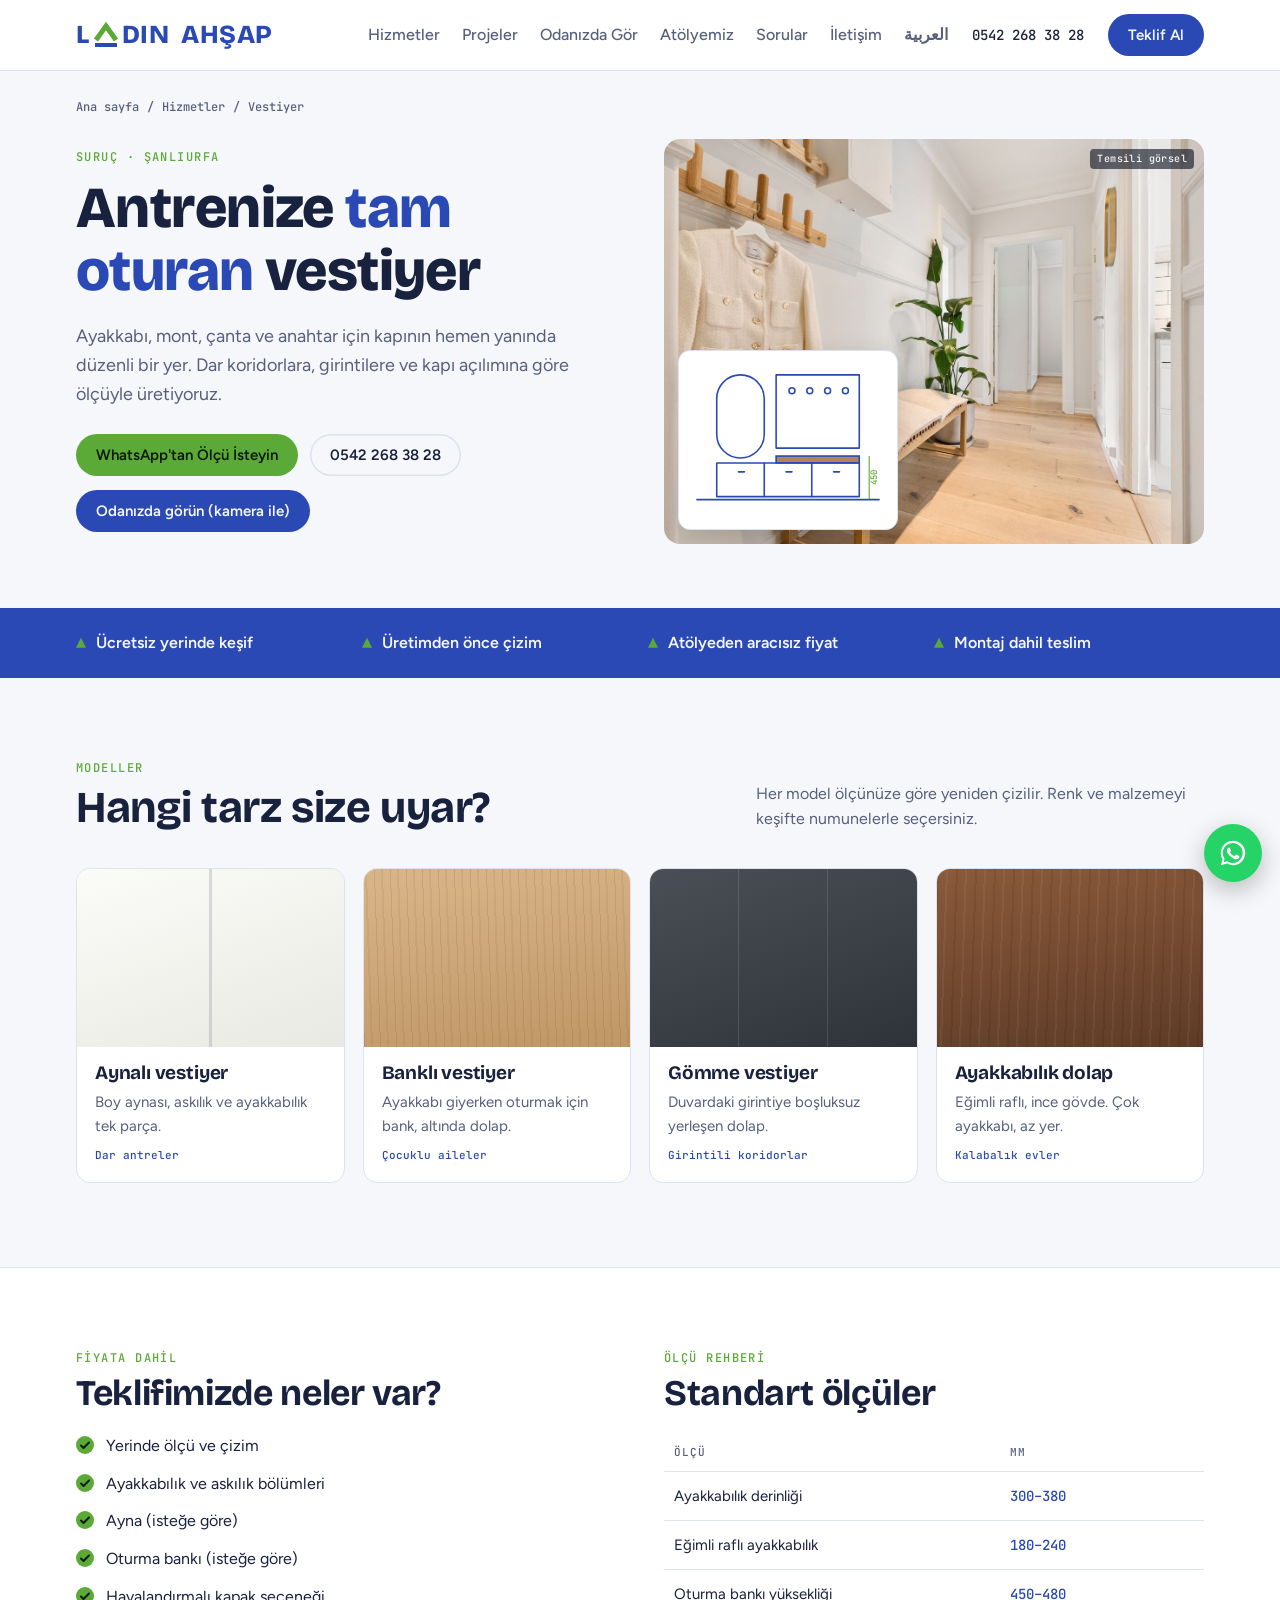
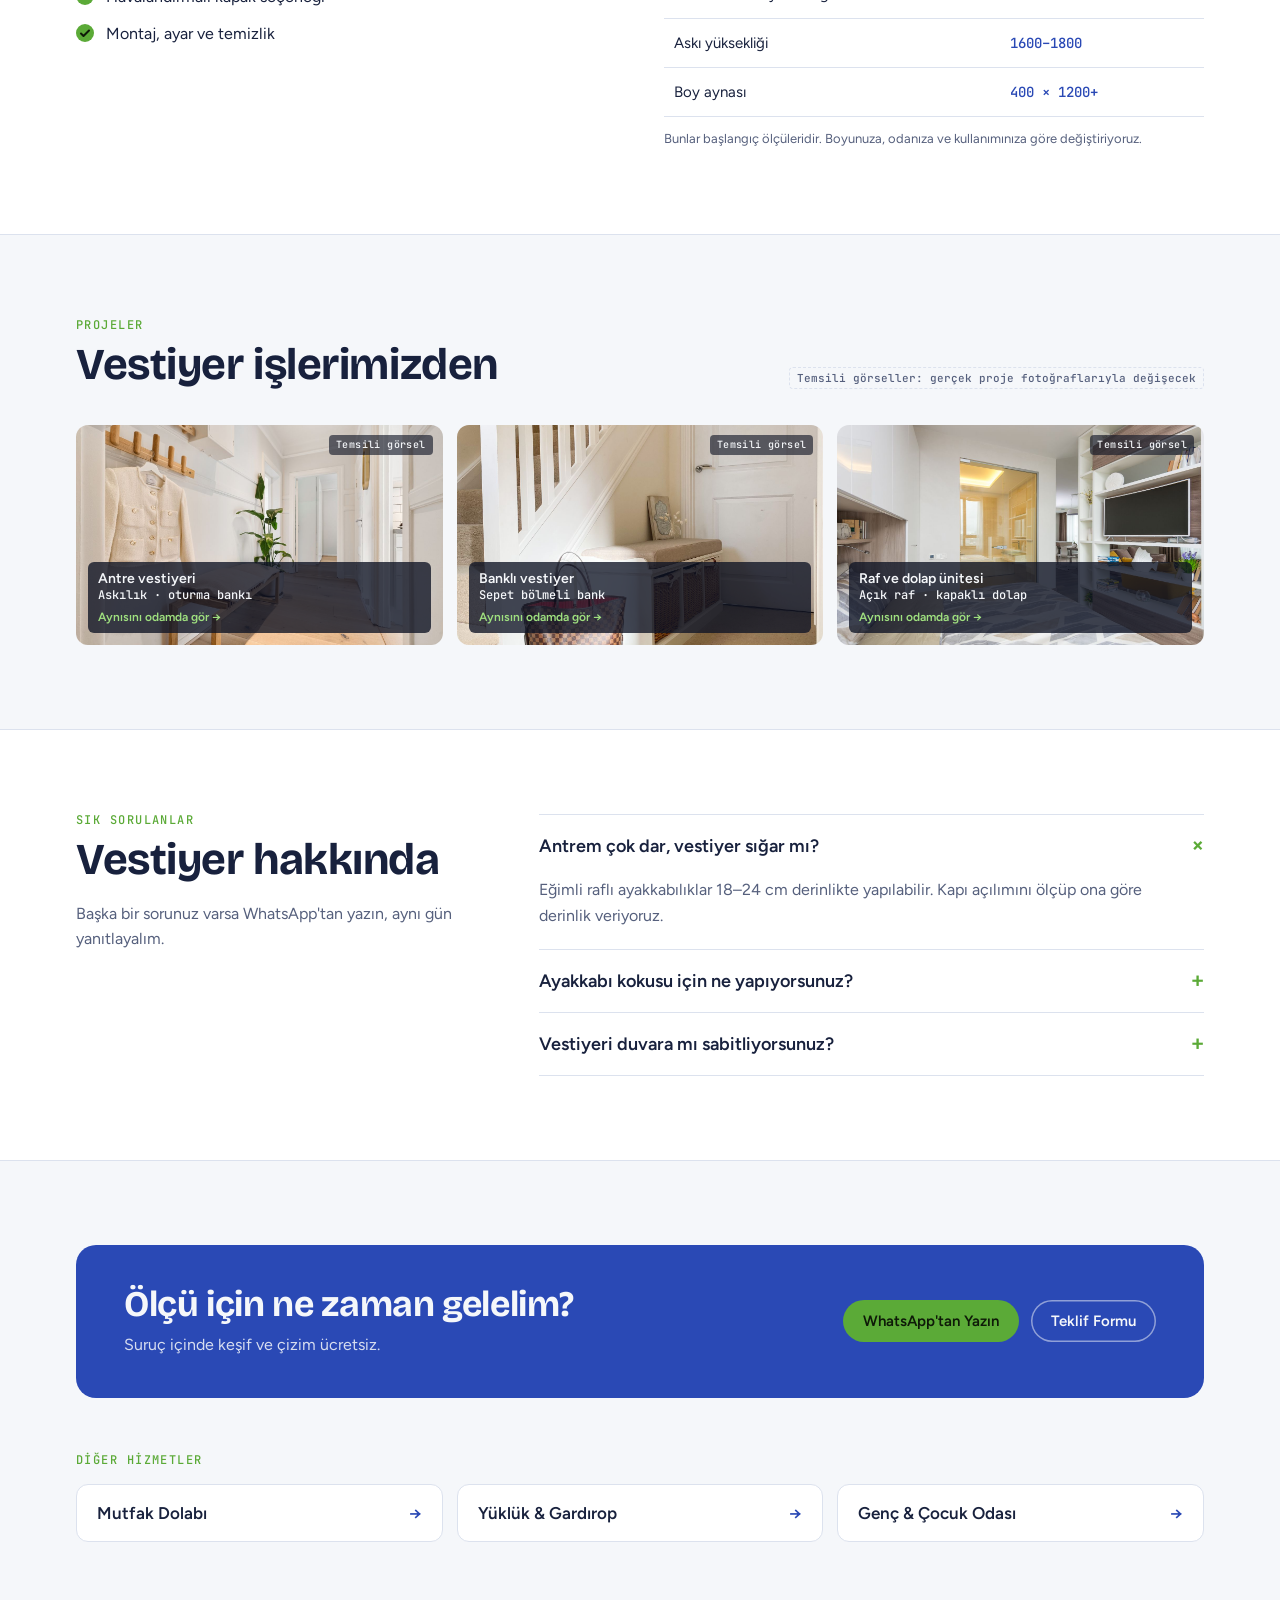
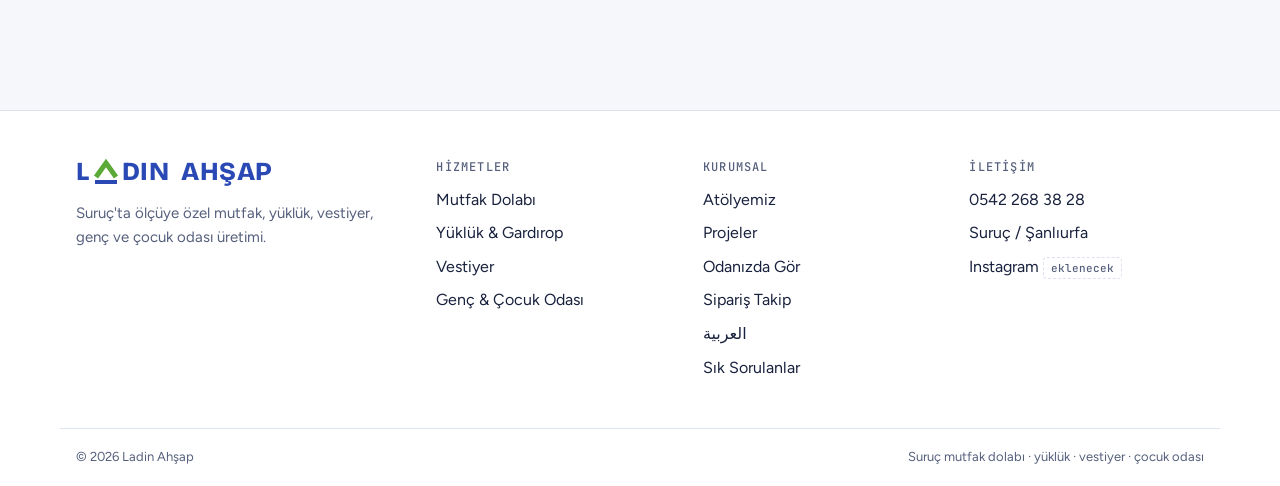
<file: vestiyer.html>
<!doctype html>
<html lang="tr">
<head>
<meta charset="utf-8">
<meta name="robots" content="noindex, nofollow">
<meta name="viewport" content="width=device-width, initial-scale=1, viewport-fit=cover">
<title>Suruç Vestiyer ve Ayakkabılık · Ladin Ahşap</title>
<meta name="description" content="Suruç'ta ölçüye özel vestiyer, ayakkabılık ve antre dolabı. Aynalı, banklı ve gömme modeller; ücretsiz keşif, montaj dahil.">
<meta property="og:title" content="Suruç Vestiyer ve Ayakkabılık · Ladin Ahşap">
<meta property="og:description" content="Suruç'ta ölçüye özel vestiyer, ayakkabılık ve antre dolabı. Aynalı, banklı ve gömme modeller; ücretsiz keşif, montaj dahil.">
<meta property="og:type" content="website">
<meta property="og:locale" content="tr_TR">
<link rel="preconnect" href="https://fonts.googleapis.com">
<link rel="preconnect" href="https://fonts.gstatic.com" crossorigin>
<link rel="stylesheet" href="https://fonts.googleapis.com/css2?family=Bricolage+Grotesque:opsz,wght@12..96,500;12..96,700;12..96,800&family=Figtree:wght@400;500;600;700&family=JetBrains+Mono:wght@500&display=swap">
<script type="application/ld+json">
{
  "@context": "https://schema.org",
  "@graph": [
    {
      "@type": "Service",
      "name": "Vestiyer",
      "serviceType": "Vestiyer",
      "areaServed": "Suruç, Şanlıurfa",
      "provider": {
        "@type": "FurnitureStore",
        "name": "Ladin Ahşap",
        "telephone": "+90 542 268 38 28",
        "address": {
          "@type": "PostalAddress",
          "addressLocality": "Suruç",
          "addressRegion": "Şanlıurfa",
          "addressCountry": "TR"
        }
      }
    },
    {
      "@type": "FAQPage",
      "mainEntity": [
        {
          "@type": "Question",
          "name": "Antrem çok dar, vestiyer sığar mı?",
          "acceptedAnswer": {
            "@type": "Answer",
            "text": "Eğimli raflı ayakkabılıklar 18–24 cm derinlikte yapılabilir. Kapı açılımını ölçüp ona göre derinlik veriyoruz."
          }
        },
        {
          "@type": "Question",
          "name": "Ayakkabı kokusu için ne yapıyorsunuz?",
          "acceptedAnswer": {
            "@type": "Answer",
            "text": "Kapaklara ve arka panele havalandırma boşluğu bırakabiliyoruz."
          }
        },
        {
          "@type": "Question",
          "name": "Vestiyeri duvara mı sabitliyorsunuz?",
          "acceptedAnswer": {
            "@type": "Answer",
            "text": "Evet, devrilmeye karşı duvara sabitleyerek kuruyoruz."
          }
        }
      ]
    }
  ]
}
</script>
<link rel="stylesheet" href="css/site.css">
<link rel="icon" href="favicon.svg" type="image/svg+xml">
</head>
<body>

<header>
  <div class="wrap bar">
    <a class="logo" href="index.html" aria-label="Ladin Ahşap ana sayfa">
      <span>L</span>
      <svg viewBox="0 0 26 26" aria-hidden="true"><polyline points="3,18 13,4 23,18" fill="none" stroke="var(--green)" stroke-width="5"/><rect x="2" y="21" width="22" height="4" fill="var(--blue)"/></svg>
      <span>DIN</span><span class="w2">AHŞAP</span>
    </a>
    <button class="menu-btn" id="menu-btn" aria-expanded="false" aria-controls="nav" aria-label="Menüyü aç"><span></span></button>
    <nav id="nav" aria-label="Ana menü">
      <a href="index.html#hizmetler">Hizmetler</a>
      <a href="projeler.html">Projeler</a>
      <a href="evinizde-gorun.html">Odanızda Gör</a>
      <a href="index.html#atolye">Atölyemiz</a>
      <a href="index.html#sss">Sorular</a>
      <a href="index.html#iletisim">İletişim</a>
      <a href="index-ar.html" lang="ar" class="lang-link">العربية</a>
    </nav>
    <a class="phone" href="tel:+905422683828">0542 268 38 28</a>
    <a class="btn btn-blue" href="index.html#iletisim-vestiyer">Teklif Al</a>
  </div>
</header>

<main>
  <div class="wrap"><nav class="crumbs" aria-label="Konum"><a href="index.html">Ana sayfa</a><span>/</span><a href="index.html#hizmetler">Hizmetler</a><span>/</span><span>Vestiyer</span></nav></div>

  <section class="sub-hero">
    <div class="wrap grid">
      <div>
        <div class="eyebrow">Suruç · Şanlıurfa</div>
        <h1>Antrenize <em>tam oturan</em> vestiyer</h1>
        <p class="lead">Ayakkabı, mont, çanta ve anahtar için kapının hemen yanında düzenli bir yer. Dar koridorlara, girintilere ve kapı açılımına göre ölçüyle üretiyoruz.</p>
        <div class="ctas">
          <a class="btn btn-green" href="https://wa.me/905422683828?text=Merhaba%2C%20vestiyer%20i%C3%A7in%20%C3%B6l%C3%A7%C3%BC%20ve%20fiyat%20almak%20istiyorum." target="_blank" rel="noopener">WhatsApp'tan Ölçü İsteyin</a>
          <a class="btn btn-ghost" href="tel:+905422683828">0542 268 38 28</a>
        </div><p style="margin-top:14px"><a class="btn btn-blue" href="evinizde-gorun.html#vestiyer">Odanızda görün (kamera ile)</a></p>
      </div>
      <div class="sub-photo"><img src="img/foto/hizmet-vestiyer.jpg" alt="Vestiyer örneği"><span class="stock-b">Temsili görsel</span><div class="art-mini"><svg viewBox="0 0 200 160" aria-hidden="true"><rect class="s" x="28" y="14" width="48" height="84" rx="24"/>
    <rect class="s" x="88" y="14" width="84" height="74"/>
    <circle class="s" cx="104" cy="30" r="3"/><circle class="s" cx="122" cy="30" r="3"/><circle class="s" cx="140" cy="30" r="3"/><circle class="s" cx="158" cy="30" r="3"/>
    <rect class="w" x="88" y="96" width="84" height="7"/>
    <rect class="s" x="28" y="103" width="144" height="34"/><path class="s" d="M76 103v34M124 103v34M50 112h6M98 112h6M146 112h6"/>
    <line class="dm" x1="182" y1="96" x2="182" y2="140"/><text x="190" y="118" transform="rotate(-90 190 118)" text-anchor="middle">450</text>
    <line class="s" x1="8" y1="140" x2="192" y2="140"/></svg></div></div>
    </div>
  </section>

  <div class="strip">
    <ul class="wrap">
      <li>Ücretsiz yerinde keşif</li>
      <li>Üretimden önce çizim</li>
      <li>Atölyeden aracısız fiyat</li>
      <li>Montaj dahil teslim</li>
    </ul>
  </div>

  <section class="block">
    <div class="wrap">
      <div class="head">
        <div><div class="eyebrow">Modeller</div><h2>Hangi tarz size uyar?</h2></div>
        <p>Her model ölçünüze göre yeniden çizilir. Renk ve malzemeyi keşifte numunelerle seçersiniz.</p>
      </div>
      <div class="models">
        <div class="model"><div class="sw t-white"></div><div class="body"><h3>Aynalı vestiyer</h3><p>Boy aynası, askılık ve ayakkabılık tek parça.</p><span class="fit">Dar antreler</span></div></div>
        <div class="model"><div class="sw t-oak"></div><div class="body"><h3>Banklı vestiyer</h3><p>Ayakkabı giyerken oturmak için bank, altında dolap.</p><span class="fit">Çocuklu aileler</span></div></div>
        <div class="model"><div class="sw t-anthracite"></div><div class="body"><h3>Gömme vestiyer</h3><p>Duvardaki girintiye boşluksuz yerleşen dolap.</p><span class="fit">Girintili koridorlar</span></div></div>
        <div class="model"><div class="sw t-walnut"></div><div class="body"><h3>Ayakkabılık dolap</h3><p>Eğimli raflı, ince gövde. Çok ayakkabı, az yer.</p><span class="fit">Kalabalık evler</span></div></div>
      </div>
    </div>
  </section>

  <section class="block band">
    <div class="wrap two">
      <div>
        <div class="eyebrow">Fiyata dahil</div>
        <h2>Teklifimizde neler var?</h2>
        <ul class="checks">
          <li>Yerinde ölçü ve çizim</li>
          <li>Ayakkabılık ve askılık bölümleri</li>
          <li>Ayna (isteğe göre)</li>
          <li>Oturma bankı (isteğe göre)</li>
          <li>Havalandırmalı kapak seçeneği</li>
          <li>Montaj, ayar ve temizlik</li>
        </ul>
      </div>
      <div>
        <div class="eyebrow">Ölçü rehberi</div>
        <h2>Standart ölçüler</h2>
        <div class="dims-wrap">
          <table class="dims">
            <thead><tr><th>Ölçü</th><th>mm</th></tr></thead>
            <tbody>
              <tr><td>Ayakkabılık derinliği</td><td class="mm">300–380</td></tr>
              <tr><td>Eğimli raflı ayakkabılık</td><td class="mm">180–240</td></tr>
              <tr><td>Oturma bankı yüksekliği</td><td class="mm">450–480</td></tr>
              <tr><td>Askı yüksekliği</td><td class="mm">1600–1800</td></tr>
              <tr><td>Boy aynası</td><td class="mm">400 × 1200+</td></tr>
            </tbody>
          </table>
        </div>
        <p class="dims-note">Bunlar başlangıç ölçüleridir. Boyunuza, odanıza ve kullanımınıza göre değiştiriyoruz.</p>
      </div>
    </div>
  </section>

  <section class="block">
    <div class="wrap">
      <div class="head">
        <div><div class="eyebrow">Projeler</div><h2>Vestiyer işlerimizden</h2></div>
        <span class="draft">Temsili görseller: gerçek proje fotoğraflarıyla değişecek</span>
      </div>
      <div class="projects">
        <div class="proj stock"><img src="img/foto/hizmet-vestiyer.jpg" alt="Antre vestiyeri" loading="lazy"><div class="tag"><b>Antre vestiyeri</b><span class="sub">Askılık · oturma bankı</span><a class="same" href="evinizde-gorun.html#vestiyer?w=1400&c=mese&k=cubuk">Aynısını odamda gör →</a></div></div>
        <div class="proj stock"><img src="img/foto/vestiyer-bank.jpg" alt="Banklı vestiyer" loading="lazy"><div class="tag"><b>Banklı vestiyer</b><span class="sub">Sepet bölmeli bank</span><a class="same" href="evinizde-gorun.html#vestiyer?w=1000&c=beyaz&k=dugme">Aynısını odamda gör →</a></div></div>
        <div class="proj stock"><img src="img/foto/yukluk-duvar-unitesi.jpg" alt="Raf ve dolap ünitesi" loading="lazy"><div class="tag"><b>Raf ve dolap ünitesi</b><span class="sub">Açık raf · kapaklı dolap</span><a class="same" href="evinizde-gorun.html#tv?w=2400&c=beyaz&k=yok">Aynısını odamda gör →</a></div></div>
      </div>
    </div>
  </section>

  <section class="block band">
    <div class="wrap faq-grid">
      <div class="side">
        <div class="eyebrow">Sık sorulanlar</div>
        <h2>Vestiyer hakkında</h2>
        <p>Başka bir sorunuz varsa WhatsApp'tan yazın, aynı gün yanıtlayalım.</p>
      </div>
      <div class="faq">
        <details open><summary>Antrem çok dar, vestiyer sığar mı?</summary><p>Eğimli raflı ayakkabılıklar 18–24 cm derinlikte yapılabilir. Kapı açılımını ölçüp ona göre derinlik veriyoruz.</p></details>
        <details><summary>Ayakkabı kokusu için ne yapıyorsunuz?</summary><p>Kapaklara ve arka panele havalandırma boşluğu bırakabiliyoruz.</p></details>
        <details><summary>Vestiyeri duvara mı sabitliyorsunuz?</summary><p>Evet, devrilmeye karşı duvara sabitleyerek kuruyoruz.</p></details>
      </div>
    </div>
  </section>

  <section class="block">
    <div class="wrap">
      <div class="cta-band">
        <div><h2>Ölçü için ne zaman gelelim?</h2><p>Suruç içinde keşif ve çizim ücretsiz.</p></div>
        <div class="acts">
          <a class="btn btn-green" href="https://wa.me/905422683828?text=Merhaba%2C%20vestiyer%20i%C3%A7in%20%C3%B6l%C3%A7%C3%BC%20ve%20fiyat%20almak%20istiyorum." target="_blank" rel="noopener">WhatsApp'tan Yazın</a>
          <a class="btn btn-ghost" href="index.html#iletisim-vestiyer">Teklif Formu</a>
        </div>
      </div>
      <div class="head" style="margin:56px 0 18px"><div><div class="eyebrow">Diğer hizmetler</div></div></div>
      <div class="others">
        <a href="mutfak-dolabi.html">Mutfak Dolabı<span>→</span></a>
        <a href="yukluk-gardirop.html">Yüklük & Gardırop<span>→</span></a>
        <a href="genc-cocuk-odasi.html">Genç & Çocuk Odası<span>→</span></a>
      </div>
    </div>
  </section>
</main>

<footer>
  <div class="wrap foot">
    <div>
      <span class="logo" aria-label="Ladin Ahşap">
        <span>L</span>
      <svg viewBox="0 0 26 26" aria-hidden="true"><polyline points="3,18 13,4 23,18" fill="none" stroke="var(--green)" stroke-width="5"/><rect x="2" y="21" width="22" height="4" fill="var(--blue)"/></svg>
      <span>DIN</span><span class="w2">AHŞAP</span>
      </span>
      <p>Suruç'ta ölçüye özel mutfak, yüklük, vestiyer, genç ve çocuk odası üretimi.</p>
    </div>
    <div><h4>Hizmetler</h4><ul><li><a href="mutfak-dolabi.html">Mutfak Dolabı</a></li><li><a href="yukluk-gardirop.html">Yüklük & Gardırop</a></li><li><a href="vestiyer.html">Vestiyer</a></li><li><a href="genc-cocuk-odasi.html">Genç & Çocuk Odası</a></li></ul></div>
    <div><h4>Kurumsal</h4><ul><li><a href="index.html#atolye">Atölyemiz</a></li><li><a href="projeler.html">Projeler</a></li><li><a href="evinizde-gorun.html">Odanızda Gör</a></li><li><a href="siparis-takip.html">Sipariş Takip</a></li><li><a href="index-ar.html" lang="ar">العربية</a></li><li><a href="index.html#sss">Sık Sorulanlar</a></li></ul></div>
    <div><h4>İletişim</h4><ul><li>0542 268 38 28</li><li>Suruç / Şanlıurfa</li><li>Instagram <span class="draft">eklenecek</span></li></ul></div>
  </div>
  <div class="wrap legal"><span>© 2026 Ladin Ahşap</span><span>Suruç mutfak dolabı · yüklük · vestiyer · çocuk odası</span></div>
</footer>

<a class="wa" href="https://wa.me/905422683828?text=Merhaba%2C%20vestiyer%20i%C3%A7in%20%C3%B6l%C3%A7%C3%BC%20ve%20fiyat%20almak%20istiyorum." target="_blank" rel="noopener" aria-label="WhatsApp ile yazın">
  <svg viewBox="0 0 32 32" aria-hidden="true"><path fill="#fff" d="M16 3a13 13 0 0 0-11.2 19.6L3 29l6.6-1.7A13 13 0 1 0 16 3Zm0 23.6c-2 0-4-.6-5.7-1.6l-.4-.2-3.9 1 1-3.8-.3-.4A10.6 10.6 0 1 1 16 26.6Zm5.8-7.9c-.3-.2-1.9-.9-2.2-1-.3-.1-.5-.2-.7.2l-1 1.2c-.2.2-.4.2-.7.1a8.7 8.7 0 0 1-4.3-3.8c-.3-.5.3-.5.9-1.6.1-.2 0-.4 0-.5l-1-2.4c-.3-.6-.5-.5-.7-.5h-.6c-.2 0-.6.1-.9.4-.3.3-1.1 1.1-1.1 2.7s1.2 3.2 1.3 3.4c.2.2 2.3 3.5 5.6 4.9 2.1.9 2.9 1 4 .8.6-.1 1.9-.8 2.2-1.5.3-.7.3-1.4.2-1.5-.1-.2-.3-.3-.6-.4Z"/></svg>
</a>
<div class="mbar">
  <a class="btn btn-ghost" href="tel:+905422683828">Ara</a>
  <a class="btn wa-btn" href="https://wa.me/905422683828?text=Merhaba%2C%20vestiyer%20i%C3%A7in%20%C3%B6l%C3%A7%C3%BC%20ve%20fiyat%20almak%20istiyorum." target="_blank" rel="noopener">WhatsApp'tan Yaz</a>
</div>

<script src="js/site.js"></script>
</body>
</html>
</file>
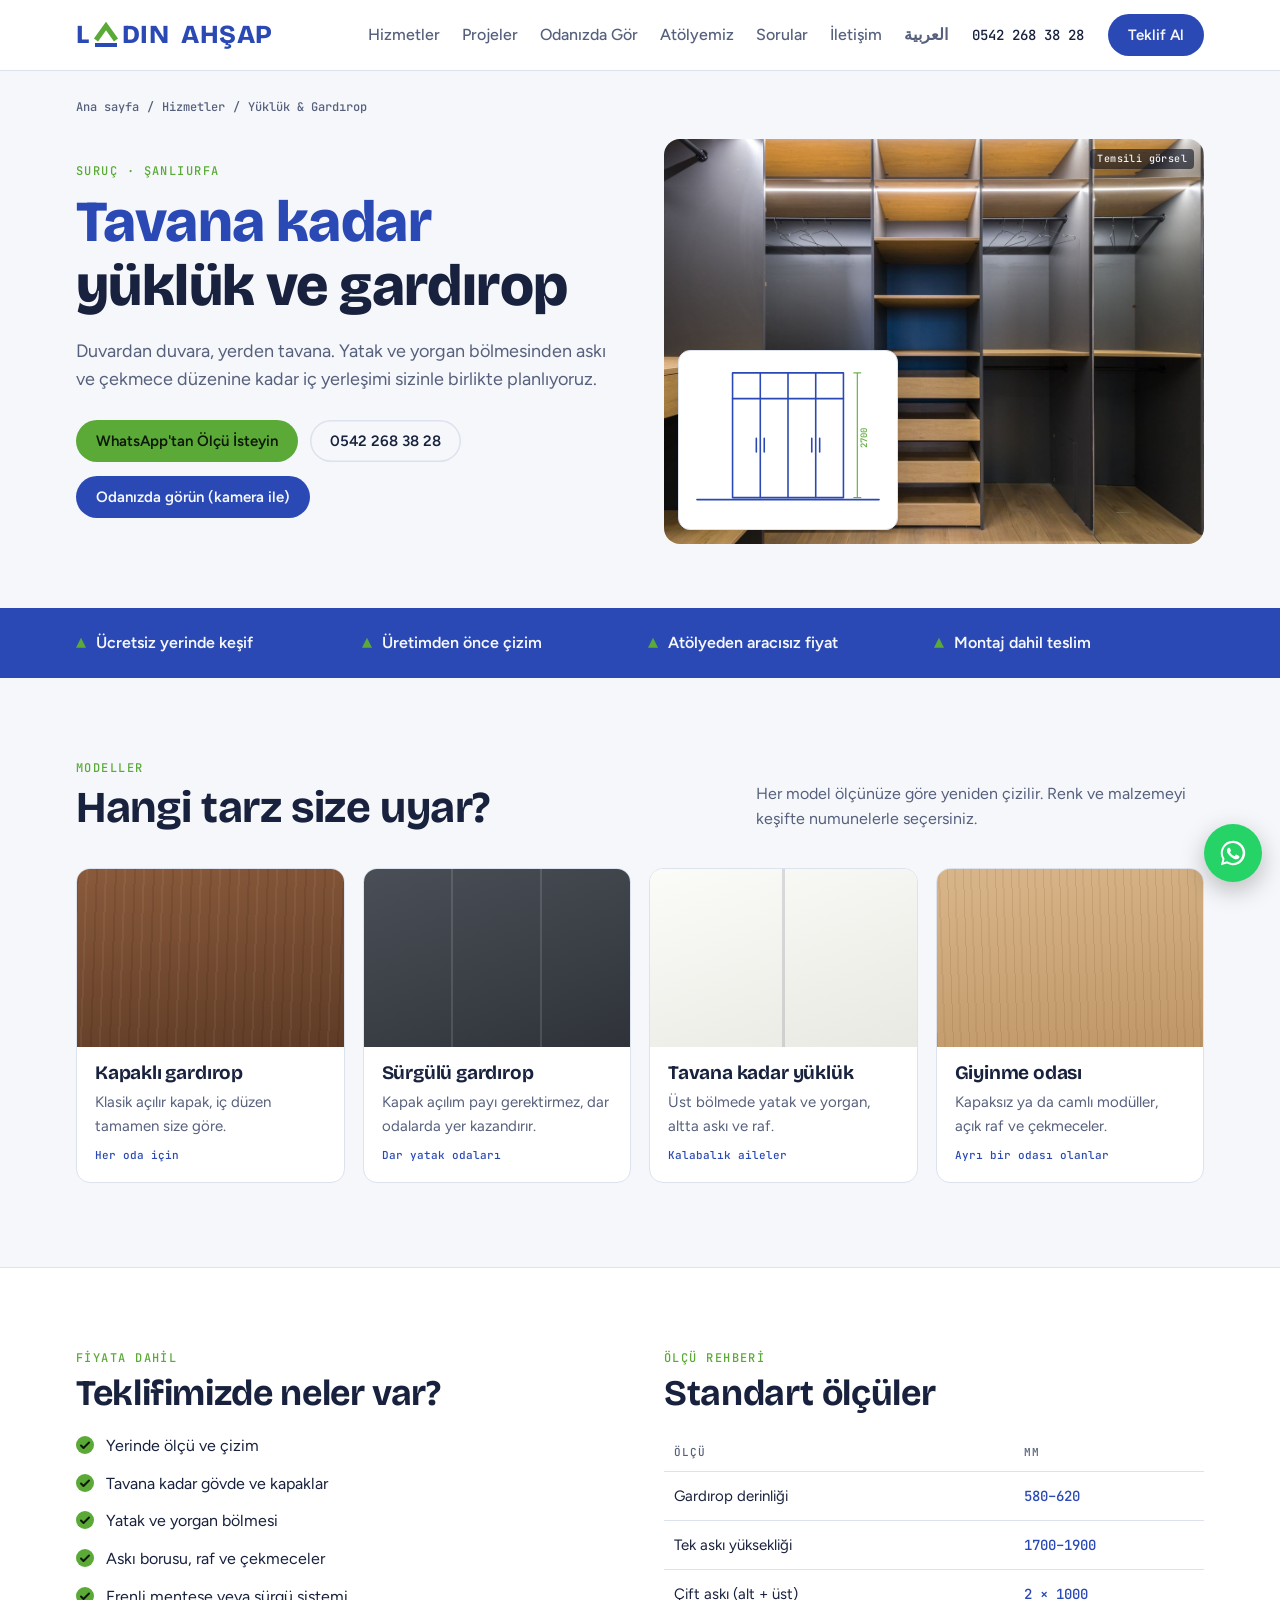
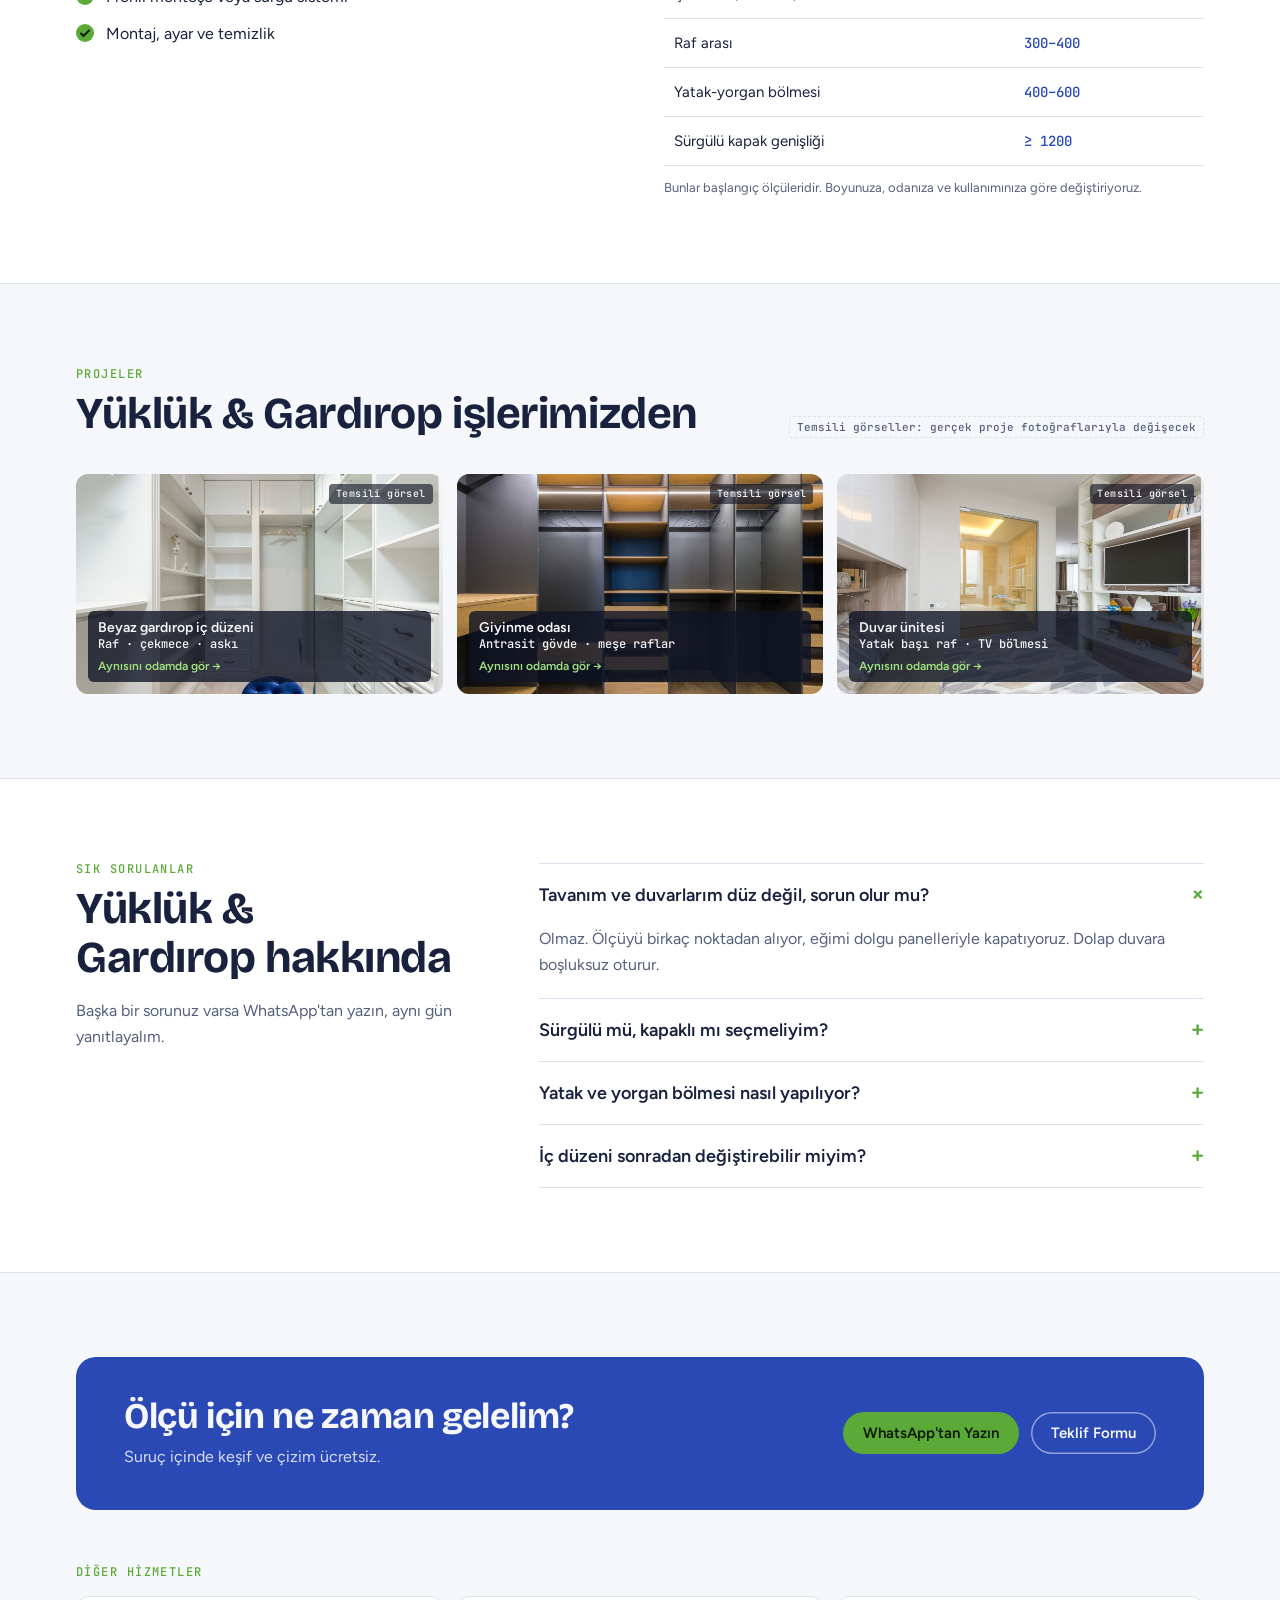
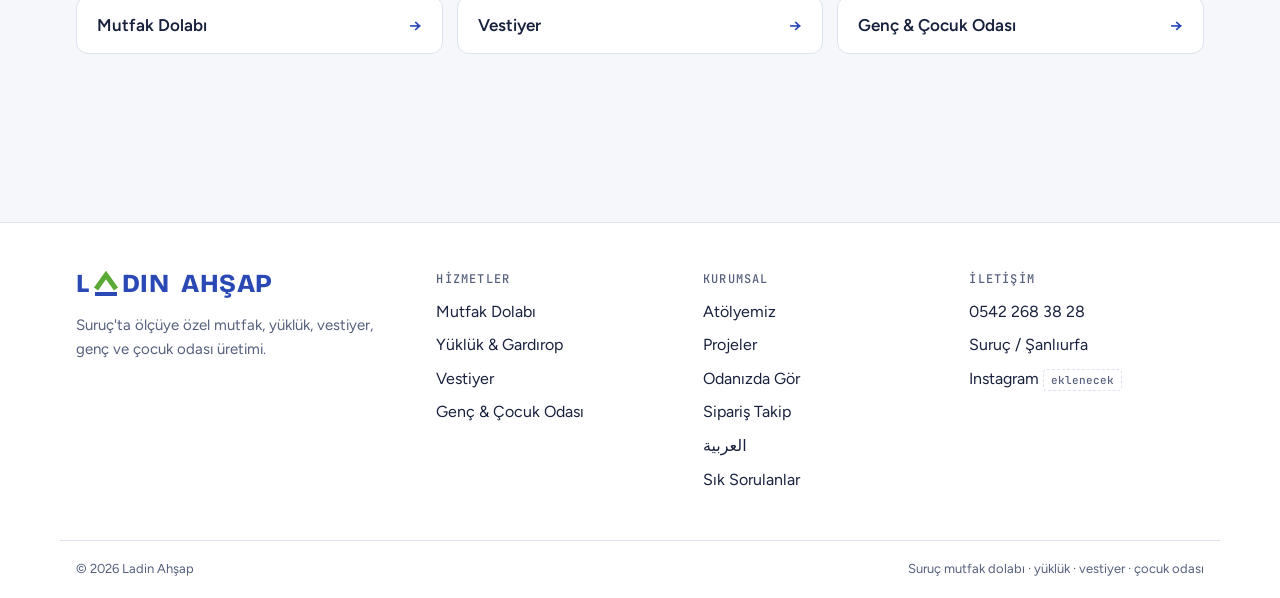
<file: yukluk-gardirop.html>
<!doctype html>
<html lang="tr">
<head>
<meta charset="utf-8">
<meta name="robots" content="noindex, nofollow">
<meta name="viewport" content="width=device-width, initial-scale=1, viewport-fit=cover">
<title>Suruç Yüklük ve Gardırop · Ladin Ahşap</title>
<meta name="description" content="Suruç'ta tavana kadar yüklük, kapaklı ve sürgülü gardırop, giyinme odası. Ölçüye özel üretim, ücretsiz keşif, montaj dahil.">
<meta property="og:title" content="Suruç Yüklük ve Gardırop · Ladin Ahşap">
<meta property="og:description" content="Suruç'ta tavana kadar yüklük, kapaklı ve sürgülü gardırop, giyinme odası. Ölçüye özel üretim, ücretsiz keşif, montaj dahil.">
<meta property="og:type" content="website">
<meta property="og:locale" content="tr_TR">
<link rel="preconnect" href="https://fonts.googleapis.com">
<link rel="preconnect" href="https://fonts.gstatic.com" crossorigin>
<link rel="stylesheet" href="https://fonts.googleapis.com/css2?family=Bricolage+Grotesque:opsz,wght@12..96,500;12..96,700;12..96,800&family=Figtree:wght@400;500;600;700&family=JetBrains+Mono:wght@500&display=swap">
<script type="application/ld+json">
{
  "@context": "https://schema.org",
  "@graph": [
    {
      "@type": "Service",
      "name": "Yüklük & Gardırop",
      "serviceType": "Yüklük & Gardırop",
      "areaServed": "Suruç, Şanlıurfa",
      "provider": {
        "@type": "FurnitureStore",
        "name": "Ladin Ahşap",
        "telephone": "+90 542 268 38 28",
        "address": {
          "@type": "PostalAddress",
          "addressLocality": "Suruç",
          "addressRegion": "Şanlıurfa",
          "addressCountry": "TR"
        }
      }
    },
    {
      "@type": "FAQPage",
      "mainEntity": [
        {
          "@type": "Question",
          "name": "Tavanım ve duvarlarım düz değil, sorun olur mu?",
          "acceptedAnswer": {
            "@type": "Answer",
            "text": "Olmaz. Ölçüyü birkaç noktadan alıyor, eğimi dolgu panelleriyle kapatıyoruz. Dolap duvara boşluksuz oturur."
          }
        },
        {
          "@type": "Question",
          "name": "Sürgülü mü, kapaklı mı seçmeliyim?",
          "acceptedAnswer": {
            "@type": "Answer",
            "text": "Yatak ile dolap arası 70 cm’den azsa sürgülü kapak daha rahattır. Geniş odalarda kapaklı gardırop iç düzene daha kolay erişim sağlar."
          }
        },
        {
          "@type": "Question",
          "name": "Yatak ve yorgan bölmesi nasıl yapılıyor?",
          "acceptedAnswer": {
            "@type": "Answer",
            "text": "Üst bölümde derin ve geniş bir boşluk bırakıyoruz. İsterseniz alt bölüme de yer yatağı için açık bir bölme ekliyoruz."
          }
        },
        {
          "@type": "Question",
          "name": "İç düzeni sonradan değiştirebilir miyim?",
          "acceptedAnswer": {
            "@type": "Answer",
            "text": "Rafları delikli yan panellerle yapıyoruz, yükseklikleri sonradan ayarlanabilir."
          }
        }
      ]
    }
  ]
}
</script>
<link rel="stylesheet" href="css/site.css">
<link rel="icon" href="favicon.svg" type="image/svg+xml">
</head>
<body>

<header>
  <div class="wrap bar">
    <a class="logo" href="index.html" aria-label="Ladin Ahşap ana sayfa">
      <span>L</span>
      <svg viewBox="0 0 26 26" aria-hidden="true"><polyline points="3,18 13,4 23,18" fill="none" stroke="var(--green)" stroke-width="5"/><rect x="2" y="21" width="22" height="4" fill="var(--blue)"/></svg>
      <span>DIN</span><span class="w2">AHŞAP</span>
    </a>
    <button class="menu-btn" id="menu-btn" aria-expanded="false" aria-controls="nav" aria-label="Menüyü aç"><span></span></button>
    <nav id="nav" aria-label="Ana menü">
      <a href="index.html#hizmetler">Hizmetler</a>
      <a href="projeler.html">Projeler</a>
      <a href="evinizde-gorun.html">Odanızda Gör</a>
      <a href="index.html#atolye">Atölyemiz</a>
      <a href="index.html#sss">Sorular</a>
      <a href="index.html#iletisim">İletişim</a>
      <a href="index-ar.html" lang="ar" class="lang-link">العربية</a>
    </nav>
    <a class="phone" href="tel:+905422683828">0542 268 38 28</a>
    <a class="btn btn-blue" href="index.html#iletisim-yukluk">Teklif Al</a>
  </div>
</header>

<main>
  <div class="wrap"><nav class="crumbs" aria-label="Konum"><a href="index.html">Ana sayfa</a><span>/</span><a href="index.html#hizmetler">Hizmetler</a><span>/</span><span>Yüklük & Gardırop</span></nav></div>

  <section class="sub-hero">
    <div class="wrap grid">
      <div>
        <div class="eyebrow">Suruç · Şanlıurfa</div>
        <h1><em>Tavana kadar</em> yüklük ve gardırop</h1>
        <p class="lead">Duvardan duvara, yerden tavana. Yatak ve yorgan bölmesinden askı ve çekmece düzenine kadar iç yerleşimi sizinle birlikte planlıyoruz.</p>
        <div class="ctas">
          <a class="btn btn-green" href="https://wa.me/905422683828?text=Merhaba%2C%20y%C3%BCkl%C3%BCk%20%26%20gard%C4%B1rop%20i%C3%A7in%20%C3%B6l%C3%A7%C3%BC%20ve%20fiyat%20almak%20istiyorum." target="_blank" rel="noopener">WhatsApp'tan Ölçü İsteyin</a>
          <a class="btn btn-ghost" href="tel:+905422683828">0542 268 38 28</a>
        </div><p style="margin-top:14px"><a class="btn btn-blue" href="evinizde-gorun.html#gardirop">Odanızda görün (kamera ile)</a></p>
      </div>
      <div class="sub-photo"><img src="img/foto/yukluk-giyinme.jpg" alt="Yüklük & Gardırop örneği"><span class="stock-b">Temsili görsel</span><div class="art-mini"><svg viewBox="0 0 200 160" aria-hidden="true"><rect class="s" x="44" y="12" width="112" height="126"/><path class="s" d="M44 38h112M72 12v126M100 12v126M128 12v126M68 78v14M76 78v14M124 78v14M132 78v14"/>
    <line class="dm" x1="170" y1="12" x2="170" y2="138"/><line class="dm" x1="166" y1="12" x2="174" y2="12"/><line class="dm" x1="166" y1="138" x2="174" y2="138"/>
    <text x="180" y="78" transform="rotate(-90 180 78)" text-anchor="middle">2700</text>
    <line class="s" x1="8" y1="140" x2="192" y2="140"/></svg></div></div>
    </div>
  </section>

  <div class="strip">
    <ul class="wrap">
      <li>Ücretsiz yerinde keşif</li>
      <li>Üretimden önce çizim</li>
      <li>Atölyeden aracısız fiyat</li>
      <li>Montaj dahil teslim</li>
    </ul>
  </div>

  <section class="block">
    <div class="wrap">
      <div class="head">
        <div><div class="eyebrow">Modeller</div><h2>Hangi tarz size uyar?</h2></div>
        <p>Her model ölçünüze göre yeniden çizilir. Renk ve malzemeyi keşifte numunelerle seçersiniz.</p>
      </div>
      <div class="models">
        <div class="model"><div class="sw t-walnut"></div><div class="body"><h3>Kapaklı gardırop</h3><p>Klasik açılır kapak, iç düzen tamamen size göre.</p><span class="fit">Her oda için</span></div></div>
        <div class="model"><div class="sw t-anthracite"></div><div class="body"><h3>Sürgülü gardırop</h3><p>Kapak açılım payı gerektirmez, dar odalarda yer kazandırır.</p><span class="fit">Dar yatak odaları</span></div></div>
        <div class="model"><div class="sw t-white"></div><div class="body"><h3>Tavana kadar yüklük</h3><p>Üst bölmede yatak ve yorgan, altta askı ve raf.</p><span class="fit">Kalabalık aileler</span></div></div>
        <div class="model"><div class="sw t-oak"></div><div class="body"><h3>Giyinme odası</h3><p>Kapaksız ya da camlı modüller, açık raf ve çekmeceler.</p><span class="fit">Ayrı bir odası olanlar</span></div></div>
      </div>
    </div>
  </section>

  <section class="block band">
    <div class="wrap two">
      <div>
        <div class="eyebrow">Fiyata dahil</div>
        <h2>Teklifimizde neler var?</h2>
        <ul class="checks">
          <li>Yerinde ölçü ve çizim</li>
          <li>Tavana kadar gövde ve kapaklar</li>
          <li>Yatak ve yorgan bölmesi</li>
          <li>Askı borusu, raf ve çekmeceler</li>
          <li>Frenli menteşe veya sürgü sistemi</li>
          <li>Montaj, ayar ve temizlik</li>
        </ul>
      </div>
      <div>
        <div class="eyebrow">Ölçü rehberi</div>
        <h2>Standart ölçüler</h2>
        <div class="dims-wrap">
          <table class="dims">
            <thead><tr><th>Ölçü</th><th>mm</th></tr></thead>
            <tbody>
              <tr><td>Gardırop derinliği</td><td class="mm">580–620</td></tr>
              <tr><td>Tek askı yüksekliği</td><td class="mm">1700–1900</td></tr>
              <tr><td>Çift askı (alt + üst)</td><td class="mm">2 × 1000</td></tr>
              <tr><td>Raf arası</td><td class="mm">300–400</td></tr>
              <tr><td>Yatak-yorgan bölmesi</td><td class="mm">400–600</td></tr>
              <tr><td>Sürgülü kapak genişliği</td><td class="mm">≥ 1200</td></tr>
            </tbody>
          </table>
        </div>
        <p class="dims-note">Bunlar başlangıç ölçüleridir. Boyunuza, odanıza ve kullanımınıza göre değiştiriyoruz.</p>
      </div>
    </div>
  </section>

  <section class="block">
    <div class="wrap">
      <div class="head">
        <div><div class="eyebrow">Projeler</div><h2>Yüklük & Gardırop işlerimizden</h2></div>
        <span class="draft">Temsili görseller: gerçek proje fotoğraflarıyla değişecek</span>
      </div>
      <div class="projects">
        <div class="proj stock"><img src="img/foto/hizmet-yukluk.jpg" alt="Beyaz gardırop iç düzeni" loading="lazy"><div class="tag"><b>Beyaz gardırop iç düzeni</b><span class="sub">Raf · çekmece · askı</span><a class="same" href="evinizde-gorun.html#gardirop?w=1800&h=2400&d=kapakli&c=beyaz&k=cubuk">Aynısını odamda gör →</a></div></div>
        <div class="proj stock"><img src="img/foto/yukluk-giyinme.jpg" alt="Giyinme odası" loading="lazy"><div class="tag"><b>Giyinme odası</b><span class="sub">Antrasit gövde · meşe raflar</span><a class="same" href="evinizde-gorun.html#gardirop?w=2400&h=2400&d=kapakli&c=antrasit&k=cubuk">Aynısını odamda gör →</a></div></div>
        <div class="proj stock"><img src="img/foto/yukluk-duvar-unitesi.jpg" alt="Duvar ünitesi" loading="lazy"><div class="tag"><b>Duvar ünitesi</b><span class="sub">Yatak başı raf · TV bölmesi</span><a class="same" href="evinizde-gorun.html#tv?w=2400&c=beyaz&k=yok">Aynısını odamda gör →</a></div></div>
      </div>
    </div>
  </section>

  <section class="block band">
    <div class="wrap faq-grid">
      <div class="side">
        <div class="eyebrow">Sık sorulanlar</div>
        <h2>Yüklük & Gardırop hakkında</h2>
        <p>Başka bir sorunuz varsa WhatsApp'tan yazın, aynı gün yanıtlayalım.</p>
      </div>
      <div class="faq">
        <details open><summary>Tavanım ve duvarlarım düz değil, sorun olur mu?</summary><p>Olmaz. Ölçüyü birkaç noktadan alıyor, eğimi dolgu panelleriyle kapatıyoruz. Dolap duvara boşluksuz oturur.</p></details>
        <details><summary>Sürgülü mü, kapaklı mı seçmeliyim?</summary><p>Yatak ile dolap arası 70 cm’den azsa sürgülü kapak daha rahattır. Geniş odalarda kapaklı gardırop iç düzene daha kolay erişim sağlar.</p></details>
        <details><summary>Yatak ve yorgan bölmesi nasıl yapılıyor?</summary><p>Üst bölümde derin ve geniş bir boşluk bırakıyoruz. İsterseniz alt bölüme de yer yatağı için açık bir bölme ekliyoruz.</p></details>
        <details><summary>İç düzeni sonradan değiştirebilir miyim?</summary><p>Rafları delikli yan panellerle yapıyoruz, yükseklikleri sonradan ayarlanabilir.</p></details>
      </div>
    </div>
  </section>

  <section class="block">
    <div class="wrap">
      <div class="cta-band">
        <div><h2>Ölçü için ne zaman gelelim?</h2><p>Suruç içinde keşif ve çizim ücretsiz.</p></div>
        <div class="acts">
          <a class="btn btn-green" href="https://wa.me/905422683828?text=Merhaba%2C%20y%C3%BCkl%C3%BCk%20%26%20gard%C4%B1rop%20i%C3%A7in%20%C3%B6l%C3%A7%C3%BC%20ve%20fiyat%20almak%20istiyorum." target="_blank" rel="noopener">WhatsApp'tan Yazın</a>
          <a class="btn btn-ghost" href="index.html#iletisim-yukluk">Teklif Formu</a>
        </div>
      </div>
      <div class="head" style="margin:56px 0 18px"><div><div class="eyebrow">Diğer hizmetler</div></div></div>
      <div class="others">
        <a href="mutfak-dolabi.html">Mutfak Dolabı<span>→</span></a>
        <a href="vestiyer.html">Vestiyer<span>→</span></a>
        <a href="genc-cocuk-odasi.html">Genç & Çocuk Odası<span>→</span></a>
      </div>
    </div>
  </section>
</main>

<footer>
  <div class="wrap foot">
    <div>
      <span class="logo" aria-label="Ladin Ahşap">
        <span>L</span>
      <svg viewBox="0 0 26 26" aria-hidden="true"><polyline points="3,18 13,4 23,18" fill="none" stroke="var(--green)" stroke-width="5"/><rect x="2" y="21" width="22" height="4" fill="var(--blue)"/></svg>
      <span>DIN</span><span class="w2">AHŞAP</span>
      </span>
      <p>Suruç'ta ölçüye özel mutfak, yüklük, vestiyer, genç ve çocuk odası üretimi.</p>
    </div>
    <div><h4>Hizmetler</h4><ul><li><a href="mutfak-dolabi.html">Mutfak Dolabı</a></li><li><a href="yukluk-gardirop.html">Yüklük & Gardırop</a></li><li><a href="vestiyer.html">Vestiyer</a></li><li><a href="genc-cocuk-odasi.html">Genç & Çocuk Odası</a></li></ul></div>
    <div><h4>Kurumsal</h4><ul><li><a href="index.html#atolye">Atölyemiz</a></li><li><a href="projeler.html">Projeler</a></li><li><a href="evinizde-gorun.html">Odanızda Gör</a></li><li><a href="siparis-takip.html">Sipariş Takip</a></li><li><a href="index-ar.html" lang="ar">العربية</a></li><li><a href="index.html#sss">Sık Sorulanlar</a></li></ul></div>
    <div><h4>İletişim</h4><ul><li>0542 268 38 28</li><li>Suruç / Şanlıurfa</li><li>Instagram <span class="draft">eklenecek</span></li></ul></div>
  </div>
  <div class="wrap legal"><span>© 2026 Ladin Ahşap</span><span>Suruç mutfak dolabı · yüklük · vestiyer · çocuk odası</span></div>
</footer>

<a class="wa" href="https://wa.me/905422683828?text=Merhaba%2C%20y%C3%BCkl%C3%BCk%20%26%20gard%C4%B1rop%20i%C3%A7in%20%C3%B6l%C3%A7%C3%BC%20ve%20fiyat%20almak%20istiyorum." target="_blank" rel="noopener" aria-label="WhatsApp ile yazın">
  <svg viewBox="0 0 32 32" aria-hidden="true"><path fill="#fff" d="M16 3a13 13 0 0 0-11.2 19.6L3 29l6.6-1.7A13 13 0 1 0 16 3Zm0 23.6c-2 0-4-.6-5.7-1.6l-.4-.2-3.9 1 1-3.8-.3-.4A10.6 10.6 0 1 1 16 26.6Zm5.8-7.9c-.3-.2-1.9-.9-2.2-1-.3-.1-.5-.2-.7.2l-1 1.2c-.2.2-.4.2-.7.1a8.7 8.7 0 0 1-4.3-3.8c-.3-.5.3-.5.9-1.6.1-.2 0-.4 0-.5l-1-2.4c-.3-.6-.5-.5-.7-.5h-.6c-.2 0-.6.1-.9.4-.3.3-1.1 1.1-1.1 2.7s1.2 3.2 1.3 3.4c.2.2 2.3 3.5 5.6 4.9 2.1.9 2.9 1 4 .8.6-.1 1.9-.8 2.2-1.5.3-.7.3-1.4.2-1.5-.1-.2-.3-.3-.6-.4Z"/></svg>
</a>
<div class="mbar">
  <a class="btn btn-ghost" href="tel:+905422683828">Ara</a>
  <a class="btn wa-btn" href="https://wa.me/905422683828?text=Merhaba%2C%20y%C3%BCkl%C3%BCk%20%26%20gard%C4%B1rop%20i%C3%A7in%20%C3%B6l%C3%A7%C3%BC%20ve%20fiyat%20almak%20istiyorum." target="_blank" rel="noopener">WhatsApp'tan Yaz</a>
</div>

<script src="js/site.js"></script>
</body>
</html>
</file>
<file: css/site.css>
/* Yerleşim: üretim çizimi dili. Ölçü çizgileri, mm etiketleri, ahşap numuneleri; logo mavisi + yeşil çatı */
:root{
  --paper:#F5F7FA; --surface:#FFFFFF; --ink:#18213D; --muted:#56607D;
  --blue:#2A49B5; --blue-soft:#E7ECFA; --green:#5BAA37; --wood:#B5825A; --line:#DCE2EE;
  --display:"Bricolage Grotesque", "Segoe UI", system-ui, sans-serif;
  --body:"Figtree", "Segoe UI", system-ui, sans-serif;
  --mono:"JetBrains Mono", ui-monospace, Consolas, monospace;
  --gutter:max(16px, env(safe-area-inset-left, 0px));
  --gutter-r:max(16px, env(safe-area-inset-right, 0px));
}
@media (prefers-color-scheme: dark){
  :root:not([data-theme="light"]){
    --paper:#0F1424; --surface:#161D33; --ink:#E7EBF5; --muted:#9BA4C0;
    --blue:#819BF2; --blue-soft:#1E2847; --green:#7CC95B; --wood:#CC9C70; --line:#29324E;
    color-scheme:dark;
  }
}
:root[data-theme="dark"]{
  --paper:#0F1424; --surface:#161D33; --ink:#E7EBF5; --muted:#9BA4C0;
  --blue:#819BF2; --blue-soft:#1E2847; --green:#7CC95B; --wood:#CC9C70; --line:#29324E;
  color-scheme:dark;
}
*{box-sizing:border-box}
html{scroll-behavior:smooth;scroll-padding-top:80px}
body{margin:0;background:var(--paper);color:var(--ink);font:400 16px/1.6 var(--body);-webkit-font-smoothing:antialiased}
img{max-width:100%;display:block}
a{color:inherit}
h1,h2,h3{font-family:var(--display);line-height:1.1;margin:0;text-wrap:balance;letter-spacing:-.01em}
p{margin:0}
button{font:inherit;color:inherit}
.wrap{max-width:1160px;margin:0 auto;padding-left:var(--gutter);padding-right:var(--gutter-r)}
.eyebrow{font:500 12px/1 var(--mono);letter-spacing:.12em;text-transform:uppercase;color:var(--green)}
.draft{font:500 11px/1.3 var(--mono);color:var(--muted);border:1px dashed var(--line);border-radius:4px;padding:3px 7px;display:inline-block;vertical-align:middle}
:focus-visible{outline:3px solid var(--green);outline-offset:2px}

/* Logo */
.logo{display:inline-flex;align-items:flex-end;gap:2px;font:800 26px/1 var(--display);color:var(--blue);text-decoration:none;letter-spacing:.02em;white-space:nowrap}
.logo svg{width:26px;height:26px;margin:0 1px}
.logo .w2{margin-left:10px}

/* Üst bar */
body::before{content:"";position:fixed;inset:0 0 auto;height:env(safe-area-inset-top,0px);z-index:60;background:var(--surface)}
header{position:sticky;top:env(safe-area-inset-top,0px);z-index:50;background:color-mix(in srgb,var(--surface) 92%,transparent);backdrop-filter:blur(8px);border-bottom:1px solid var(--line)}
.bar{display:flex;align-items:center;gap:24px;padding-block:14px}
#nav{display:flex;gap:22px;margin-left:auto}
#nav a{text-decoration:none;font-weight:500;color:var(--muted)}
#nav a:hover{color:var(--ink)}
.phone{font:500 14px var(--mono);text-decoration:none;white-space:nowrap}
.menu-btn{display:none;margin-left:auto;background:none;border:1px solid var(--line);border-radius:10px;width:44px;height:44px;cursor:pointer;place-items:center}
.menu-btn span,.menu-btn span::before,.menu-btn span::after{display:block;width:18px;height:2px;background:var(--ink);position:relative;content:"";transition:transform .2s}
.menu-btn span::before{position:absolute;top:-6px}
.menu-btn span::after{position:absolute;top:6px}
.menu-btn[aria-expanded="true"] span{background:transparent}
.menu-btn[aria-expanded="true"] span::before{transform:translateY(6px) rotate(45deg)}
.menu-btn[aria-expanded="true"] span::after{transform:translateY(-6px) rotate(-45deg)}
.btn{display:inline-flex;align-items:center;justify-content:center;gap:8px;border:0;border-radius:999px;padding:12px 20px;font:600 15px var(--body);text-decoration:none;cursor:pointer;transition:transform .15s;white-space:nowrap}
.btn:hover{transform:translateY(-1px)}
.btn-blue{background:var(--blue);color:var(--paper)}
.btn-green{background:var(--green);color:#0E1A08}
.btn-ghost{background:transparent;color:var(--ink);box-shadow:inset 0 0 0 1.5px var(--line)}
@media (max-width:900px){
  .phone,.bar>.btn{display:none}
  .menu-btn{display:grid}
  #nav{display:none;position:absolute;left:0;right:0;top:100%;flex-direction:column;gap:0;background:var(--surface);border-bottom:1px solid var(--line);padding:8px var(--gutter-r) 16px var(--gutter)}
  #nav.open{display:flex}
  #nav a{padding:12px 0;border-bottom:1px solid var(--line);font-size:17px;color:var(--ink)}
}

/* Hero */
.hero{padding-block:56px 56px}
.hero-grid{display:grid;grid-template-columns:1fr 1.05fr;gap:48px;align-items:center}
.hero-grid>*{min-width:0}
.hero h1{font-size:clamp(38px,5.4vw,64px);font-weight:800}
.hero h1 em{font-style:normal;color:var(--blue)}
.hero .lead{font-size:19px;color:var(--muted);max-width:30em;margin-top:20px}
.hero .ctas{display:flex;flex-wrap:wrap;gap:12px;margin-top:28px}
.hero .loc{margin-top:22px;font:500 13px var(--mono);color:var(--muted);display:flex;gap:8px;align-items:center}
.hero .loc::before{content:"";width:8px;height:8px;border-radius:50%;background:var(--green)}
.drawing{background:var(--surface);border:1px solid var(--line);border-radius:14px;padding:18px;margin:0;
  --door:#F3F3EF; --door-line:#18213D}
.drawing svg{width:100%;height:auto;display:block}
.drawing .cap{display:flex;justify-content:space-between;gap:12px;font:500 11px var(--mono);color:var(--muted);border-top:1px solid var(--line);padding-top:10px;margin-top:8px;flex-wrap:wrap}
.d-door{fill:var(--door);stroke:var(--door-line);stroke-width:1.6;transition:fill .35s}
.d-dl{stroke:var(--door-line);fill:none;stroke-width:1.6;transition:stroke .35s}
.d-handle{stroke:var(--door-line);stroke-width:3;stroke-linecap:round;opacity:.75;transition:stroke .35s}
.d-floor{stroke:var(--ink);stroke-width:1.6}
.d-thin{stroke:var(--muted);fill:none;stroke-width:1}
.d-dim{stroke:var(--green);stroke-width:1.2;fill:none}
.d-top{fill:var(--wood);stroke:var(--ink);stroke-width:1.6}
.d-txt{fill:var(--green);font:500 12px var(--mono)}
.d-bg{fill:var(--surface)}
.picker{display:flex;align-items:center;gap:10px;flex-wrap:wrap;margin-top:12px}
.picker .lbl{font:500 11px var(--mono);color:var(--muted);text-transform:uppercase;letter-spacing:.08em;margin-right:4px}
.swatch{width:30px;height:30px;border-radius:50%;border:2px solid var(--line);cursor:pointer;padding:0;background:var(--c)}
.swatch[aria-pressed="true"]{border-color:var(--green);box-shadow:0 0 0 3px var(--surface),0 0 0 5px var(--green)}
@media (prefers-reduced-motion:reduce){.d-door,.d-dl,.d-handle{transition:none}}
@media (max-width:900px){.hero-grid{grid-template-columns:1fr}.hero{padding-block:36px}}

/* Güven şeridi */
.strip{background:var(--blue);color:var(--paper)}
.strip ul{list-style:none;margin:0 auto;display:grid;grid-template-columns:repeat(4,1fr);gap:16px;padding-block:22px}
.strip li{display:flex;gap:10px;align-items:center;font-weight:600}
.strip li::before{content:"";width:10px;height:10px;flex:none;background:var(--green);clip-path:polygon(50% 0,100% 100%,0 100%)}
@media (max-width:760px){.strip ul{grid-template-columns:1fr 1fr}}

section.block{padding-block:84px}
.head{display:flex;justify-content:space-between;align-items:end;gap:24px;margin-bottom:36px;flex-wrap:wrap}
.head h2{font-size:clamp(30px,3.6vw,44px);font-weight:700;margin-top:10px;max-width:16em}
.head p{color:var(--muted);max-width:28em}
@media (max-width:700px){section.block{padding-block:56px}}

/* Hizmetler */
.services{display:grid;grid-template-columns:repeat(4,1fr);gap:18px}
.svc{background:var(--surface);border:1px solid var(--line);border-radius:14px;overflow:hidden;display:flex;flex-direction:column;text-decoration:none;transition:border-color .2s}
.svc:hover{border-color:var(--blue)}
.svc .art{background:var(--blue-soft);aspect-ratio:4/3;max-width:100%;display:grid;place-items:center;padding:14px}
.svc .art svg{width:100%;height:100%}
.svc .art .s{stroke:var(--blue);stroke-width:1.8;fill:none;stroke-linejoin:round;stroke-linecap:round}
.svc .art .w{fill:var(--wood);stroke:var(--blue);stroke-width:1.8}
.svc .art .dm{stroke:var(--green);stroke-width:1.2;fill:none}
.svc .art text{fill:var(--green);font:500 10px var(--mono)}
.svc .body{padding:18px 18px 20px;display:flex;flex-direction:column;gap:8px;flex:1}
.svc h3{font-size:21px}
.svc p{color:var(--muted);font-size:15px}
.svc .more{margin-top:auto;padding-top:6px;font-weight:600;color:var(--blue)}
@media (max-width:980px){.services{grid-template-columns:1fr 1fr}}
@media (max-width:520px){.services{grid-template-columns:1fr}}

/* Ahşap/lake numune dokuları */
.t-white{background:linear-gradient(90deg,transparent 49.6%,rgba(24,33,61,.14) 49.6% 50.4%,transparent 50.4%),linear-gradient(160deg,#FBFBF8,#E9E9E3)}
.t-anthracite{background:linear-gradient(90deg,transparent 32.8%,rgba(255,255,255,.12) 32.8% 33.4%,transparent 33.4% 66.2%,rgba(255,255,255,.12) 66.2% 66.8%,transparent 66.8%),linear-gradient(160deg,#4A4F57,#2F3339)}
.t-walnut{background:repeating-linear-gradient(92deg,rgba(0,0,0,.08) 0 2px,transparent 2px 9px,rgba(255,255,255,.05) 9px 11px,transparent 11px 19px),linear-gradient(170deg,#8A5A3B,#5E3B26)}
.t-oak{background:repeating-linear-gradient(88deg,rgba(90,55,25,.12) 0 1px,transparent 1px 7px,rgba(90,55,25,.07) 7px 9px,transparent 9px 16px),linear-gradient(170deg,#D9B68A,#BF9666)}
.t-sage{background:linear-gradient(0deg,transparent 49.4%,rgba(255,255,255,.25) 49.4% 50.6%,transparent 50.6%),linear-gradient(160deg,#A7B8A0,#869A7F)}
.t-blue{background:linear-gradient(90deg,transparent 49.6%,rgba(255,255,255,.2) 49.6% 50.4%,transparent 50.4%),linear-gradient(160deg,#7F96C9,#5A73AE)}
.t-cream{background:linear-gradient(90deg,transparent 49.6%,rgba(60,40,10,.12) 49.6% 50.4%,transparent 50.4%),linear-gradient(160deg,#EFE6D6,#DCCFB8)}
.t-gloss{background:linear-gradient(115deg,rgba(255,255,255,.55) 0 18%,transparent 18% 30%,rgba(255,255,255,.25) 30% 34%,transparent 34%),linear-gradient(160deg,#9B2F3A,#6E1E27)}

/* Süreç */
.band{background:var(--surface);border-block:1px solid var(--line)}
.steps{display:grid;grid-template-columns:repeat(4,1fr)}
.step{padding:28px 24px 8px;border-left:1px solid var(--line)}
.step:first-child{border-left:0;padding-left:0}
.step .n{font:500 13px var(--mono);color:var(--green)}
.step h3{font-size:22px;margin:10px 0 8px}
.step p{color:var(--muted);font-size:15px}
.step .t{display:inline-block;margin-top:14px;font:500 12px var(--mono);color:var(--blue);background:var(--blue-soft);padding:4px 8px;border-radius:4px}
@media (max-width:860px){.steps{grid-template-columns:1fr 1fr;row-gap:24px}.step:nth-child(3){border-left:0;padding-left:0}}
@media (max-width:520px){.steps{grid-template-columns:1fr}.step{border-left:0;padding-left:0;border-top:1px solid var(--line)}.step:first-child{border-top:0}}

/* Projeler */
.filters{display:flex;gap:8px;flex-wrap:wrap;margin-bottom:20px}
.filters button{background:var(--surface);border:1px solid var(--line);border-radius:999px;padding:8px 16px;cursor:pointer;font-weight:600;font-size:14px;color:var(--muted)}
.filters button[aria-pressed="true"]{background:var(--ink);color:var(--paper);border-color:var(--ink)}
.filters .count{font:500 11px var(--mono);margin-left:6px;opacity:.7}
.projects{display:grid;grid-template-columns:repeat(3,1fr);grid-auto-rows:220px;grid-auto-flow:dense;gap:14px}
.proj{border-radius:12px;position:relative;overflow:hidden;min-width:0}
.proj.big{grid-row:span 2}
.proj .tag{position:absolute;left:12px;bottom:12px;right:12px;font:500 12px/1.4 var(--mono);background:rgba(15,20,36,.78);color:#F5F7FA;padding:8px 10px;border-radius:6px}
.proj .tag b{display:block;font:600 14px var(--body)}
@media (max-width:860px){.projects{grid-template-columns:1fr 1fr}}
@media (max-width:520px){.projects{grid-template-columns:1fr;grid-auto-rows:200px}.proj.big{grid-row:span 1}}

/* Malzeme */
.materials{display:grid;grid-template-columns:repeat(8,1fr);gap:12px}
.mat{display:flex;flex-direction:column;gap:8px}
.mat .chip{aspect-ratio:1;max-width:100%;border-radius:10px;border:1px solid var(--line)}
.mat b{font-size:14px;font-weight:600;line-height:1.2}
.mat span{font:500 11px var(--mono);color:var(--muted)}
@media (max-width:860px){.materials{grid-template-columns:repeat(4,1fr)}}
.why{display:grid;grid-template-columns:repeat(3,1fr);gap:28px;margin-top:48px;padding-top:36px;border-top:1px solid var(--line)}
.why h3{font-size:19px;margin-bottom:6px}
.why p{color:var(--muted);font-size:15px}
@media (max-width:760px){.why{grid-template-columns:1fr}}

/* Atölye */
.shop{display:grid;grid-template-columns:1.1fr 1fr;gap:48px;align-items:center}
.shop>*{min-width:0}
.shop figure{margin:0;border-radius:14px;overflow:hidden;border:1px solid var(--line);background:var(--surface)}
.shop figcaption{font:500 12px var(--mono);color:var(--muted);padding:10px 14px}
.shop h2{font-size:clamp(30px,3.6vw,44px);margin:10px 0 16px}
.shop p+p{margin-top:12px}
.shop p{color:var(--muted)}
.facts{display:grid;grid-template-columns:auto 1fr;gap:10px 18px;margin:24px 0 0;font-size:15px}
.facts dt{font:500 12px/1.9 var(--mono);color:var(--green);text-transform:uppercase;letter-spacing:.08em}
.facts dd{margin:0}
@media (max-width:860px){.shop{grid-template-columns:1fr}}

/* Yorumlar */
.reviews{display:grid;grid-template-columns:repeat(3,1fr);gap:18px}
.rev{background:var(--surface);border:1px solid var(--line);border-radius:14px;padding:22px;display:flex;flex-direction:column;gap:14px}
.rev .stars{color:var(--green);letter-spacing:2px}
.rev .who{margin-top:auto;font-size:14px;color:var(--muted)}
@media (max-width:860px){.reviews{grid-template-columns:1fr}}

/* SSS */
.faq-grid{display:grid;grid-template-columns:1fr 1.6fr;gap:48px}
.faq-grid>*{min-width:0}
.faq-grid h2{font-size:clamp(30px,3.6vw,44px);margin:10px 0 16px}
.faq-grid .side p{color:var(--muted)}
.faq details{border-bottom:1px solid var(--line)}
.faq details:first-child{border-top:1px solid var(--line)}
.faq summary{cursor:pointer;list-style:none;display:flex;justify-content:space-between;gap:16px;padding:20px 0;font:600 18px var(--body)}
.faq summary::-webkit-details-marker{display:none}
.faq summary::after{content:"+";font:500 22px/1 var(--mono);color:var(--green);transition:transform .2s}
.faq details[open] summary::after{transform:rotate(45deg)}
.faq details p{color:var(--muted);padding-bottom:20px;max-width:40em}
@media (max-width:860px){.faq-grid{grid-template-columns:1fr;gap:20px}}

/* Teklif */
.quote{background:var(--blue);color:var(--paper);border-radius:20px;padding:48px;display:grid;grid-template-columns:1fr 1.1fr;gap:48px}
.quote>*{min-width:0}
.quote h2{font-size:clamp(30px,3.6vw,44px);margin:10px 0 14px}
.quote .side p{opacity:.85}
.quote .big-phone{font:500 clamp(22px,2.6vw,30px) var(--mono);margin-top:24px;display:block;text-decoration:none}
.quote .hours{margin-top:8px;font-size:14px;opacity:.75}
form{display:grid;grid-template-columns:1fr 1fr;gap:14px}
form .full{grid-column:1/-1}
label{display:flex;flex-direction:column;gap:6px;font-size:13px;font-weight:600}
input,select,textarea{font:400 16px var(--body);padding:12px 14px;border-radius:10px;border:1px solid transparent;background:var(--surface);color:var(--ink);width:100%}
textarea{resize:vertical;min-height:84px}
.file{display:flex;align-items:center;gap:12px;flex-wrap:wrap;background:color-mix(in srgb,var(--paper) 12%,transparent);border:1.5px dashed color-mix(in srgb,var(--paper) 45%,transparent);border-radius:10px;padding:12px 14px;font-weight:500;cursor:pointer}
.file input{position:absolute;opacity:0;width:1px;height:1px}
.thumbs{display:flex;gap:8px;flex-wrap:wrap}
.thumbs img{width:52px;height:52px;object-fit:cover;border-radius:6px}
.err{color:#FFD6D6;font-size:13px;font-weight:600}
.result{grid-column:1/-1;background:color-mix(in srgb,var(--paper) 14%,transparent);border-radius:10px;padding:14px;font-size:14px}
@media (max-width:860px){.quote{grid-template-columns:1fr;padding:28px 20px}form{grid-template-columns:1fr}}

/* Alt bilgi */
footer{border-top:1px solid var(--line);margin-top:84px;background:var(--surface)}
.foot{display:grid;grid-template-columns:1.4fr 1fr 1fr 1fr;gap:32px;padding-block:48px}
.foot h4{font:500 12px var(--mono);letter-spacing:.1em;text-transform:uppercase;color:var(--muted);margin:0 0 12px}
.foot ul{list-style:none;margin:0;padding:0;display:grid;gap:8px}
.foot a{text-decoration:none}
.foot p{color:var(--muted);font-size:15px;margin-top:14px;max-width:24em}
.legal{border-top:1px solid var(--line);padding-block:18px;font-size:13px;color:var(--muted);display:flex;justify-content:space-between;gap:12px;flex-wrap:wrap}
@media (max-width:860px){.foot{grid-template-columns:1fr 1fr}}

/* Sabit WhatsApp (masaüstü) ve alt çubuk (mobil) */
.wa{position:fixed;right:calc(18px + env(safe-area-inset-right,0px));bottom:calc(18px + env(safe-area-inset-bottom,0px));z-index:70;width:58px;height:58px;border-radius:50%;background:#25D366;display:grid;place-items:center;box-shadow:0 8px 24px rgba(0,0,0,.25)}
.wa svg{width:30px;height:30px}
.mbar{display:none}
@media (max-width:700px){
  .wa{display:none}
  .mbar{display:grid;grid-template-columns:1fr 1.4fr;gap:10px;position:fixed;left:0;right:0;bottom:0;z-index:70;background:var(--surface);border-top:1px solid var(--line);
    padding:10px var(--gutter-r) calc(10px + env(safe-area-inset-bottom,0px)) var(--gutter)}
  .mbar .btn{padding:14px 12px}
  .mbar .wa-btn{background:#25D366;color:#06210F}
  body{padding-bottom:76px}
}

@media (prefers-reduced-motion:reduce){html{scroll-behavior:auto}.btn,.faq summary::after{transition:none}}

/* ---------- Hizmet alt sayfaları ---------- */
.crumbs{font:500 12px var(--mono);color:var(--muted);display:flex;gap:8px;flex-wrap:wrap;padding-top:28px}
.crumbs a{text-decoration:none}
.crumbs a:hover{color:var(--ink)}
.sub-hero{padding-block:24px 64px}
.sub-hero .grid{display:grid;grid-template-columns:1fr 1fr;gap:48px;align-items:center}
.sub-hero .grid>*{min-width:0}
.sub-hero h1{font-size:clamp(36px,5vw,58px);font-weight:800;margin-top:14px}
.sub-hero h1 em{font-style:normal;color:var(--blue)}
.sub-hero .lead{font-size:18px;color:var(--muted);margin-top:18px;max-width:32em}
.sub-hero .ctas{display:flex;flex-wrap:wrap;gap:12px;margin-top:26px}
.art-lg{background:var(--blue-soft);border-radius:16px;padding:28px;aspect-ratio:4/3;max-width:100%;display:grid;place-items:center}
.art-lg svg{width:100%;height:100%}
.art-lg .s{stroke:var(--blue);stroke-width:1.4;fill:none;stroke-linejoin:round;stroke-linecap:round}
.art-lg .w{fill:var(--wood);stroke:var(--blue);stroke-width:1.4}
.art-lg .dm{stroke:var(--green);stroke-width:1;fill:none}
.art-lg text{fill:var(--green);font:500 8px var(--mono)}
@media (max-width:860px){.sub-hero .grid{grid-template-columns:1fr}}

.models{display:grid;grid-template-columns:repeat(4,1fr);gap:18px}
.model{background:var(--surface);border:1px solid var(--line);border-radius:14px;overflow:hidden;display:flex;flex-direction:column}
.model .sw{aspect-ratio:3/2;max-width:100%}
.model .body{padding:16px 18px 20px;display:flex;flex-direction:column;gap:6px}
.model h3{font-size:19px}
.model p{color:var(--muted);font-size:15px}
.model .fit{font:500 11px var(--mono);color:var(--blue);margin-top:4px}
@media (max-width:980px){.models{grid-template-columns:1fr 1fr}}
@media (max-width:520px){.models{grid-template-columns:1fr}}

.two{display:grid;grid-template-columns:1fr 1fr;gap:48px}
.two>*{min-width:0}
.two h2{font-size:clamp(26px,3vw,36px);margin:10px 0 20px}
.checks{list-style:none;padding:0;margin:0;display:grid;gap:12px}
.checks li{display:flex;gap:12px;align-items:flex-start}
.checks li::before{content:"";flex:none;width:18px;height:18px;margin-top:3px;border-radius:50%;background:var(--green) url("data:image/svg+xml,%3Csvg xmlns='http://www.w3.org/2000/svg' viewBox='0 0 18 18'%3E%3Cpath d='M5 9.5l2.5 2.5L13 6.5' fill='none' stroke='%230E1A08' stroke-width='2' stroke-linecap='round' stroke-linejoin='round'/%3E%3C/svg%3E") center/18px no-repeat}
.dims-wrap{overflow-x:auto}
.dims{width:100%;border-collapse:collapse;font-size:15px}
.dims th,.dims td{text-align:left;padding:12px 10px;border-bottom:1px solid var(--line)}
.dims th{font:500 11px var(--mono);text-transform:uppercase;letter-spacing:.08em;color:var(--muted)}
.dims td.mm{font:500 14px var(--mono);color:var(--blue);white-space:nowrap;font-variant-numeric:tabular-nums}
.dims-note{font-size:13px;color:var(--muted);margin-top:12px}
@media (max-width:860px){.two{grid-template-columns:1fr;gap:40px}}

.plan{display:grid;grid-template-columns:1.2fr 1fr;gap:40px;align-items:center;background:var(--surface);border:1px solid var(--line);border-radius:16px;padding:28px}
.plan>*{min-width:0}
.plan-tabs{display:flex;gap:8px;flex-wrap:wrap;margin-bottom:18px}
.plan-tabs button{background:var(--paper);border:1px solid var(--line);border-radius:999px;padding:8px 16px;cursor:pointer;font-weight:600;font-size:14px;color:var(--muted)}
.plan-tabs button[aria-pressed="true"]{background:var(--blue);color:var(--paper);border-color:var(--blue)}
.plan-svg{width:100%;height:auto;display:block}
.plan-svg .room{fill:var(--paper);stroke:var(--ink);stroke-width:3}
.plan-svg .ct{fill:var(--wood);stroke:var(--ink);stroke-width:1.5}
.plan-svg .door{fill:none;stroke:var(--muted);stroke-width:1;stroke-dasharray:3 3}
.plan-svg .dm{stroke:var(--green);stroke-width:1}
.plan-svg text{fill:var(--green);font:500 10px var(--mono)}
.plan-note h3{font-size:24px;margin-bottom:8px}
.plan-note p{color:var(--muted)}
.plan-note .meta{font:500 12px var(--mono);color:var(--blue);margin:12px 0 18px}
@media (max-width:860px){.plan{grid-template-columns:1fr;padding:20px}}

.cta-band{background:var(--blue);color:var(--paper);border-radius:20px;padding:40px 48px;display:flex;justify-content:space-between;align-items:center;gap:24px;flex-wrap:wrap}
.cta-band h2{font-size:clamp(26px,3vw,36px)}
.cta-band p{opacity:.85;margin-top:8px}
.cta-band .acts{display:flex;gap:12px;flex-wrap:wrap}
.cta-band .btn-ghost{color:var(--paper);box-shadow:inset 0 0 0 1.5px color-mix(in srgb,var(--paper) 50%,transparent)}
@media (max-width:700px){.cta-band{padding:28px 20px}}

.others{display:grid;grid-template-columns:repeat(3,1fr);gap:14px}
.others a{display:flex;justify-content:space-between;align-items:center;gap:12px;background:var(--surface);border:1px solid var(--line);border-radius:12px;padding:18px 20px;text-decoration:none;font:600 17px var(--body)}
.others a:hover{border-color:var(--blue)}
.others a span{color:var(--blue)}
@media (max-width:760px){.others{grid-template-columns:1fr}}

/* ---------- Galeri büyütme ---------- */
.proj{cursor:zoom-in}
.proj img{position:absolute;inset:0;width:100%;height:100%;object-fit:cover}
.proj:focus-visible{outline:3px solid var(--green);outline-offset:3px}
.kvkk{font-size:12px;opacity:.75;margin-top:-4px}
.lb{border:0;padding:0;background:transparent;width:min(1000px,94vw);max-width:94vw;max-height:94vh;overflow:visible;color:#F5F7FA}
.lb::backdrop{background:rgba(9,12,22,.88)}
.lb-view{width:100%;aspect-ratio:3/2;max-height:78vh;border-radius:12px;overflow:hidden;position:relative}
.lb-view img{width:100%;height:100%;object-fit:contain;background:#0B0F1C}
.lb-cap{display:flex;justify-content:space-between;align-items:center;gap:16px;padding:14px 2px;flex-wrap:wrap}
.lb-cap b{font:600 17px var(--body);display:block}
.lb-cap span{font:500 12px var(--mono);opacity:.75}
.lb-nav{display:flex;gap:8px}
.lb-nav button,.lb-close{width:44px;height:44px;border-radius:50%;border:0;background:rgba(255,255,255,.14);color:#F5F7FA;font:500 20px/1 var(--mono);cursor:pointer}
.lb-nav button:hover,.lb-close:hover{background:rgba(255,255,255,.26)}
.lb-close{position:absolute;top:-54px;right:0}

/* ---------- Fotoğraflı tasarım ---------- */
.stock-b,.proj.stock::after{position:absolute;top:10px;right:10px;font:500 10px/1 var(--mono);letter-spacing:.04em;background:rgba(15,20,36,.62);color:#F5F7FA;padding:5px 7px;border-radius:4px;pointer-events:none}
.proj.stock::after{content:"Temsili görsel"}

/* Fotoğraflı açılış */
.hero-photo{position:relative;color:#FFFFFF;background:#151A2B url("../img/foto/hero-ada-mutfak.jpg") center/cover no-repeat;overflow:hidden}
.hero-photo::before{content:"";position:absolute;inset:0;background:linear-gradient(90deg,rgba(11,15,30,.9) 0%,rgba(11,15,30,.7) 42%,rgba(11,15,30,.2) 100%)}
.hero-photo .wrap{position:relative;display:grid;grid-template-columns:1.25fr .75fr;gap:40px;align-items:end;padding-block:110px 96px}
.hero-photo .wrap>*{min-width:0}
.hero-photo h1{font-size:clamp(40px,6vw,72px);font-weight:800;line-height:1.02;margin-top:16px}
.hero-photo h1 em{font-style:normal;color:#9FB4FF}
.hero-photo .lead{font-size:19px;color:rgba(255,255,255,.84);max-width:32em;margin-top:22px}
.hero-photo .ctas{display:flex;flex-wrap:wrap;gap:12px;margin-top:30px}
.hero-photo .btn-ghost{color:#FFFFFF;box-shadow:inset 0 0 0 1.5px rgba(255,255,255,.55)}
.hero-photo .eyebrow{color:#8EDB6A}
.hero-photo .stock-b{top:auto;bottom:14px;right:max(16px, env(safe-area-inset-right, 0px))}
.hero-card{background:rgba(255,255,255,.1);backdrop-filter:blur(10px);-webkit-backdrop-filter:blur(10px);border:1px solid rgba(255,255,255,.22);border-radius:16px;padding:22px 22px 24px}
.hero-card h2{font:700 20px/1.2 var(--display);margin-bottom:14px}
.hero-card ul{list-style:none;margin:0 0 18px;padding:0;display:grid;gap:10px;font-size:15px}
.hero-card li{display:flex;gap:10px;align-items:flex-start}
.hero-card li::before{content:"";flex:none;width:9px;height:9px;margin-top:7px;background:#8EDB6A;clip-path:polygon(50% 0,100% 100%,0 100%)}
.hero-card .tel{font:500 24px var(--mono);color:#FFFFFF;text-decoration:none;display:block}
.hero-card small{display:block;opacity:.7;margin-top:4px;font-size:13px}
@media (max-width:900px){
  .hero-photo::before{background:linear-gradient(180deg,rgba(11,15,30,.55) 0%,rgba(11,15,30,.9) 60%)}
  .hero-photo .wrap{grid-template-columns:1fr;padding-block:72px 64px}
}

/* Hizmet kartı fotoğrafı */
.svc .ph{position:relative;aspect-ratio:4/3;max-width:100%;overflow:hidden;background:var(--blue-soft)}
.svc .ph img{width:100%;height:100%;object-fit:cover;transition:transform .5s}
.svc:hover .ph img{transform:scale(1.04)}

/* Renk deneme bölümü */
.try{display:grid;grid-template-columns:.9fr 1.1fr;gap:56px;align-items:center}
.try>*{min-width:0}
.try h2{font-size:clamp(30px,3.6vw,44px);margin:10px 0 16px}
.try p{color:var(--muted)}
.try .checks{margin-top:22px}

/* Atölye kolajı */
.collage{display:grid;grid-template-columns:1fr 1fr;gap:12px}
.collage figure{margin:0;border-radius:14px;overflow:hidden;border:1px solid var(--line);background:var(--surface);position:relative}
.collage figure:first-child{grid-column:1/-1}
.collage img{width:100%;height:100%;object-fit:cover;aspect-ratio:4/3}
.collage figure:first-child img{aspect-ratio:auto}
.collage figcaption{font:500 12px var(--mono);color:var(--muted);padding:10px 14px}

/* Fotoğraflı çağrı bandı */
.photo-cta{position:relative;border-radius:20px;overflow:hidden;color:#FFFFFF;background:#151A2B url("../img/foto/mutfak-ahsap-ada.jpg") center/cover no-repeat}
.photo-cta::before{content:"";position:absolute;inset:0;background:linear-gradient(90deg,rgba(11,15,30,.9),rgba(11,15,30,.45))}
.photo-cta .in{position:relative;padding:72px 56px;max-width:640px}
.photo-cta h2{font-size:clamp(30px,4vw,48px)}
.photo-cta p{color:rgba(255,255,255,.84);margin-top:14px;font-size:18px}
.photo-cta .acts{display:flex;gap:12px;flex-wrap:wrap;margin-top:28px}
.photo-cta .btn-ghost{color:#FFFFFF;box-shadow:inset 0 0 0 1.5px rgba(255,255,255,.55)}
@media (max-width:700px){.photo-cta .in{padding:44px 22px}}

/* Alt sayfa açılış fotoğrafı + mini çizim */
.sub-photo{position:relative;border-radius:16px;overflow:hidden;aspect-ratio:4/3;max-width:100%;background:var(--blue-soft)}
.sub-photo img{width:100%;height:100%;object-fit:cover}
.art-mini{position:absolute;left:14px;bottom:14px;width:42%;max-width:220px;background:var(--surface);border:1px solid var(--line);border-radius:12px;padding:10px;box-shadow:0 10px 30px rgba(0,0,0,.18)}
.art-mini svg{width:100%;height:auto;display:block}
.art-mini .s{stroke:var(--blue);stroke-width:1.6;fill:none;stroke-linejoin:round;stroke-linecap:round}
.art-mini .w{fill:var(--wood);stroke:var(--blue);stroke-width:1.6}
.art-mini .dm{stroke:var(--green);stroke-width:1.1;fill:none}
.art-mini text{fill:var(--green);font:500 9px var(--mono)}
@media (max-width:860px){.try{grid-template-columns:1fr;gap:32px}}
@media (prefers-reduced-motion:reduce){.svc .ph img{transition:none}}

/* Ana sayfa "Odanızda Gör" tanıtım bandı: teknik çizim (blueprint) zemin */
.bp{position:relative;color:#E9EEFF;background:#0E1733;overflow:hidden}
.bp::before{content:"";position:absolute;inset:0;background-image:linear-gradient(rgba(130,160,255,.09) 1px,transparent 1px),linear-gradient(90deg,rgba(130,160,255,.09) 1px,transparent 1px),linear-gradient(rgba(130,160,255,.05) 1px,transparent 1px),linear-gradient(90deg,rgba(130,160,255,.05) 1px,transparent 1px);background-size:80px 80px,80px 80px,16px 16px,16px 16px}
.bp .wrap{position:relative;display:grid;grid-template-columns:1fr 1.15fr;gap:56px;align-items:center;padding-block:84px}
.bp .wrap>*{min-width:0}
.bp .eyebrow{color:#8EDB6A}
.bp h2{font-size:clamp(32px,4.2vw,52px);margin:12px 0 16px;color:#FFFFFF}
.bp h2 em{font-style:normal;color:#9FB4FF}
.bp p{color:rgba(233,238,255,.78);font-size:18px;max-width:30em}
.bp ul{list-style:none;padding:0;margin:24px 0 30px;display:flex;flex-wrap:wrap;gap:8px}
.bp li{font:500 12px var(--mono);border:1px solid rgba(159,180,255,.35);border-radius:999px;padding:7px 12px;color:#C9D5FF}
.bp .shot{position:relative;border-radius:16px;overflow:hidden;border:1px solid rgba(159,180,255,.3);box-shadow:0 30px 60px rgba(0,0,0,.35);display:block;background:#1A2448}
.bp .shot img{width:100%;height:auto}
.bp .shot .play{position:absolute;left:16px;bottom:16px;font:600 14px var(--body);background:#FFFFFF;color:#0E1733;border-radius:999px;padding:10px 16px;display:flex;gap:8px;align-items:center}
.bp .shot .play::before{content:"";width:0;height:0;border-left:9px solid #5BAA37;border-top:6px solid transparent;border-bottom:6px solid transparent}
.bp .corner{position:absolute;font:500 11px var(--mono);color:rgba(159,180,255,.6)}
@media (max-width:900px){.bp .wrap{grid-template-columns:1fr;gap:32px;padding-block:56px}}

@media (max-width:1200px){.bar .phone{display:none}#nav{gap:18px}}



.bp .acts{display:flex;gap:12px;flex-wrap:wrap}

/* ---------- Odanızda Gör (AR) ---------- */
.k3d-row{display:flex;flex-direction:column;gap:10px}
.k3d-lbl{font:500 11px var(--mono);letter-spacing:.1em;text-transform:uppercase;color:var(--green)}
.seg{display:grid;grid-template-columns:repeat(4,1fr);gap:6px}
.seg.three{grid-template-columns:repeat(3,1fr)}
.seg.two{grid-template-columns:repeat(2,1fr)}
.seg.arx-prod{grid-template-columns:repeat(auto-fill,minmax(112px,1fr))}
.seg button{border:1px solid var(--line);background:var(--paper);border-radius:10px;padding:10px 6px;font:600 13px var(--body);color:var(--ink);cursor:pointer;line-height:1.2}
.seg button[aria-pressed="true"]{border-color:var(--blue);box-shadow:inset 0 0 0 1.5px var(--blue);background:var(--blue-soft)}
.k-sum{display:grid;gap:10px;background:var(--paper);border:1px solid var(--line);border-radius:12px;padding:12px 14px}
.k-sum span{display:block;font:500 10px var(--mono);letter-spacing:.08em;text-transform:uppercase;color:var(--muted)}
.k-sum b{font-size:14px;font-weight:600}
.arx{padding-block:28px 64px}
.arx-head{margin-bottom:18px}
.arx-head h1{font-size:clamp(28px,4vw,44px);margin:8px 0 6px}
.arx-head p{color:var(--muted)}
.arx-grid{display:grid;grid-template-columns:minmax(0,1fr) 340px;gap:20px;align-items:start}
.arx-stage{position:relative;height:min(74vh,660px);border-radius:18px;overflow:hidden;border:1px solid var(--line);background:var(--surface)}
#arv{width:100%;height:100%;background:var(--paper);--poster-color:transparent;--progress-bar-color:var(--green)}
.ar-btn{position:absolute;top:12px;right:12px;border:0;border-radius:999px;background:var(--green);color:#0E1A08;font:700 15px var(--body);padding:11px 16px;box-shadow:0 8px 20px rgba(0,0,0,.18);cursor:pointer;display:flex;gap:8px;align-items:center;white-space:nowrap}
.ar-btn svg{width:20px;height:20px}
.arx-dock{position:absolute;left:10px;right:10px;bottom:10px;background:color-mix(in srgb,var(--surface) 92%,transparent);backdrop-filter:blur(8px);-webkit-backdrop-filter:blur(8px);border:1px solid var(--line);border-radius:14px;padding:10px;display:flex;flex-direction:column;gap:8px}
.arx-colors{display:flex;gap:8px;overflow-x:auto;padding:4px 2px;scrollbar-width:none}
.arx-colors button{flex:none;width:32px;height:32px;border-radius:50%;border:2px solid var(--line);background:var(--c);cursor:pointer;padding:0}
.arx-colors button[aria-pressed="true"]{border-color:var(--green);box-shadow:0 0 0 2px var(--surface),0 0 0 4px var(--green)}
.arx-handles{display:flex;gap:6px}
.arx-handles button{flex:1;border:1px solid var(--line);background:var(--paper);border-radius:999px;padding:8px;font:600 13px var(--body);color:var(--ink);cursor:pointer}
.arx-handles button[aria-pressed="true"]{background:var(--ink);color:var(--paper);border-color:var(--ink)}
.arx-name{font:500 11px var(--mono);color:var(--muted);padding-left:2px}
.arx-panel{display:flex;flex-direction:column;gap:18px;background:var(--surface);border:1px solid var(--line);border-radius:18px;padding:18px}
.arx-panel .btn{width:100%}
.arx-note{font-size:13px;color:var(--muted)}
.ar-box{background:var(--paper);border:1px solid var(--line);border-radius:12px;padding:12px 14px;font-size:14px}
.ar-box h3{font:700 15px var(--body);margin-bottom:6px}
.ar-desk{display:grid;grid-template-columns:104px 1fr;gap:12px;align-items:center}
.ar-desk p{color:var(--muted)}
#ar-qr{width:104px;height:104px;background:#FFFFFF;border-radius:8px;display:grid;place-items:center;font-size:11px;text-align:center;color:#56607D;padding:6px}
#ar-qr svg{width:100%;height:100%}
.ar-fail{font-size:13px;color:var(--muted)}
@media (max-width:900px){.arx-grid{grid-template-columns:1fr}.arx-stage{height:66vh;min-height:440px}.arx{padding-block:18px 40px}}

/* Odanızda Gör: ölçü, gövde, tezgah, ölçü etiketleri */
.rng{display:flex;justify-content:space-between;align-items:baseline;font-size:14px;gap:10px}
.rng output{font:500 14px var(--mono);color:var(--blue);font-variant-numeric:tabular-nums;white-space:nowrap}
.arx-panel input[type=range]{width:100%;accent-color:var(--blue);margin:6px 0 2px;padding:0;height:28px}
.arx-presets{font-size:12px;color:var(--muted);display:flex;align-items:center;gap:6px;flex-wrap:wrap}
.arx-presets button{border:1px solid var(--line);background:var(--paper);border-radius:999px;padding:3px 9px;font:500 12px var(--mono);color:var(--ink);cursor:pointer}
.chips{display:flex;flex-wrap:wrap;gap:6px}
.chips button{display:inline-flex;align-items:center;gap:7px;border:1px solid var(--line);background:var(--paper);border-radius:999px;padding:6px 11px 6px 6px;font:600 13px var(--body);color:var(--ink);cursor:pointer}
.chips button i{width:20px;height:20px;border-radius:50%;border:1px solid var(--line);flex:none}
.chips button[aria-pressed="true"]{border-color:var(--blue);box-shadow:inset 0 0 0 1.5px var(--blue);background:var(--blue-soft)}
.arx-hgroup{display:flex;gap:6px;flex:1}
.arx-hgroup button{flex:1}
.arx-dimbtn{flex:none !important;padding-inline:14px !important}
.dim{font:600 12px var(--mono);color:#1E5410;background:rgba(255,255,255,.94);border:1.5px solid #4C9A2A;border-radius:999px;padding:4px 9px;white-space:nowrap;pointer-events:none;box-shadow:0 2px 8px rgba(0,0,0,.12);transform:translateY(-2px)}
#arv.no-dims .dim{display:none}

[hidden]{display:none !important}
.dim:empty{display:none}

/* Odanızda Gör: adımlı akış */
.arx-hidden-ar{display:none !important}
#arv .arx-dock{display:none}
#arv[ar-status="session-started"] .arx-dock,#arv[ar-status="object-placed"] .arx-dock{display:flex}
.arx-dock .arx-hgroup{display:flex}
.arx-dimbtn{position:absolute;top:12px;left:12px;border:1px solid var(--line);background:var(--surface);color:var(--ink);border-radius:999px;padding:7px 13px;font:600 12px var(--body);cursor:pointer;box-shadow:0 4px 12px rgba(0,0,0,.08)}
.arx-dimbtn[aria-pressed="false"]{color:var(--muted);text-decoration:line-through}
#arv[ar-status="session-started"] .arx-dimbtn,#arv[ar-status="object-placed"] .arx-dimbtn{top:auto;bottom:120px}
.panel-color{padding:2px 0}
.arx-sub{font-size:13px;font-weight:600;color:var(--muted);margin-top:4px}
.arx-go{font-size:17px;padding:16px 20px;gap:10px}
.arx-go svg{width:22px;height:22px}
.arx-after{display:flex;flex-direction:column;gap:10px;border-top:1px solid var(--line);padding-top:16px}
.arx-after.lit{border-top:0;padding:14px;border-radius:14px;background:var(--blue-soft);animation:arxlit 1.2s ease 2}
@keyframes arxlit{50%{box-shadow:0 0 0 6px color-mix(in srgb,var(--green) 35%,transparent)}}
@media (prefers-reduced-motion:reduce){.arx-after.lit{animation:none}}
@media (max-width:900px){.arx-stage{height:56vh;min-height:360px}}
.arx-hgroup button{flex:1;border:1px solid var(--line);background:var(--paper);border-radius:999px;padding:9px 8px;font:600 13px var(--body);color:var(--ink);cursor:pointer}
.arx-hgroup button[aria-pressed="true"]{background:var(--ink);color:var(--paper);border-color:var(--ink)}
.panel-color{flex-wrap:wrap;overflow:visible}
@media (min-width:901px){.arx-stage{position:sticky;top:calc(84px + env(safe-area-inset-top,0px))}}

.arx-check{display:flex;align-items:center;gap:10px;font-size:15px;font-weight:600;cursor:pointer;margin-top:4px}
.arx-check input{width:20px;height:20px;accent-color:var(--blue);padding:0}
.arx-check{flex-direction:row !important}

/* ---------- Arapça (sağdan sola) ---------- */
html[lang="ar"] body{font-family:"Cairo","Segoe UI",Tahoma,sans-serif}
html[lang="ar"] h1,html[lang="ar"] h2,html[lang="ar"] h3,html[lang="ar"] .hero-card h2{font-family:"Cairo","Segoe UI",Tahoma,sans-serif;letter-spacing:0;line-height:1.25}
html[lang="ar"] .eyebrow,html[lang="ar"] .k3d-lbl,html[lang="ar"] .foot h4,html[lang="ar"] .k-sum span,html[lang="ar"] .step .n,html[lang="ar"] .step .t{font-family:"Cairo",sans-serif;letter-spacing:0;text-transform:none;font-size:13px;font-weight:700}
html[lang="ar"] .logo{font-family:var(--display)}
html[lang="ar"] .hero-photo::before{background:linear-gradient(270deg,rgba(11,15,30,.9) 0%,rgba(11,15,30,.7) 42%,rgba(11,15,30,.2) 100%)}
html[lang="ar"] .step{border-left:0;border-right:1px solid var(--line)}
html[lang="ar"] .step:first-child{border-right:0;padding-right:0;padding-left:24px}
html[lang="ar"] .stock-b{right:auto;left:10px}
.lang-link{font-family:"Cairo","Segoe UI",Tahoma,sans-serif;font-weight:700 !important}

/* ---------- Odanızda Gör: bütçe, fotoğraf, ölçüm, randevu ---------- */
.arx-price{background:color-mix(in srgb,var(--green) 12%,var(--surface));border:1px solid color-mix(in srgb,var(--green) 40%,transparent);border-radius:10px;padding:10px 12px;margin-top:2px}
.arx-price b{font-size:18px;font-weight:800;font-variant-numeric:tabular-nums}
.arx-price small{display:block;font-size:12px;color:var(--muted);margin-top:2px}
.arx-price em{font-style:normal;font-weight:700;color:#B4581E}
.arx-ms{display:inline-flex;align-items:center;gap:8px;margin-top:8px;border:1px dashed var(--blue);background:var(--blue-soft);color:var(--blue);border-radius:999px;padding:8px 14px;font:600 13px var(--body);cursor:pointer}
.arx-ms svg{width:18px;height:18px}
.arx-photo{width:100%;cursor:pointer;gap:8px}
.arx-photo svg{width:20px;height:20px}
.arx-stage.on-photo{background-size:cover;background-position:center}
#arv.on-photo{background:transparent}
.ph-tools{position:absolute;left:10px;right:10px;bottom:10px;background:color-mix(in srgb,var(--surface) 92%,transparent);backdrop-filter:blur(8px);-webkit-backdrop-filter:blur(8px);border:1px solid var(--line);border-radius:14px;padding:10px 12px;display:flex;flex-direction:column;gap:8px;font-size:13px;color:var(--muted)}
.ph-tools div{display:flex;gap:8px}
.ph-tools .btn{flex:1;padding:10px 12px;font-size:14px}
.arx-ap{display:grid;grid-template-columns:1fr 1fr;gap:10px}
.arx-ap label{font-size:13px}
.arx-ap input,.arx-ap select{border:1px solid var(--line);background:var(--paper);padding:10px 12px;font-size:15px}
.ms{position:fixed;inset:0;z-index:9999;display:flex;align-items:center;justify-content:center;background:transparent}
.ms-cross{width:46px;height:46px;position:relative;opacity:.55}
.ms-cross::before,.ms-cross::after{content:"";position:absolute;background:#FFFFFF;box-shadow:0 0 0 1.5px rgba(0,0,0,.45)}
.ms-cross::before{left:50%;top:0;bottom:0;width:3px;transform:translateX(-50%)}
.ms-cross::after{top:50%;left:0;right:0;height:3px;transform:translateY(-50%)}
.ms.hit .ms-cross{opacity:1}
.ms.hit .ms-cross::before,.ms.hit .ms-cross::after{background:#7CE05A}
.ms-bar{position:absolute;left:12px;right:12px;bottom:calc(16px + env(safe-area-inset-bottom,0px));background:rgba(15,20,36,.88);color:#FFFFFF;border-radius:16px;padding:14px;display:flex;flex-direction:column;gap:10px}
.ms-bar p{font-size:15px;line-height:1.4}
.ms-acts{display:flex;gap:8px}
.ms-acts button{flex:1;border:0;border-radius:999px;padding:12px 8px;font:700 15px var(--body);background:rgba(255,255,255,.16);color:#FFFFFF;cursor:pointer}
.ms-acts #ms-use{background:#5BAA37;color:#0E1A08}
.ms-acts button:disabled{opacity:.4}

/* ---------- "Aynısını odamda gör" ---------- */
.proj .tag .sub{display:block}
.proj .tag .same{display:inline-block;margin-top:6px;font:600 12px var(--body);color:#9FE07F;text-decoration:none}
.proj .tag .same:hover{text-decoration:underline}
.lb-same{display:inline-block;margin-top:6px;color:#9FE07F;font-weight:600;text-decoration:none}

/* ---------- Sipariş takip ---------- */
.st-grid{display:grid;grid-template-columns:1fr 1fr;gap:48px;align-items:start}
.st-grid>*{min-width:0}
.st-lead{color:var(--muted);max-width:32em}
.st-form{display:grid;grid-template-columns:1fr 1fr;gap:12px;margin-top:22px;background:var(--surface);border:1px solid var(--line);border-radius:16px;padding:18px}
.st-form label{font-size:13px}
.st-form input{border:1px solid var(--line);background:var(--paper);font:500 16px var(--mono);letter-spacing:.04em}
.st-form .btn,.st-form .err{grid-column:1/-1}
.st-form .err{color:#B42318}
.st-demo{margin-top:12px;font-size:13px;color:var(--muted)}
.st-card{background:var(--surface);border:1px solid var(--line);border-radius:18px;padding:22px;display:flex;flex-direction:column;gap:14px}
.st-top{display:flex;flex-direction:column;gap:4px}
.st-kod{font:500 12px var(--mono);color:var(--green);letter-spacing:.08em}
.st-top b{font-size:20px}
.st-steps{list-style:none;margin:0;padding:0;display:grid;gap:0;counter-reset:st}
.st-steps li{position:relative;padding:10px 0 10px 38px;color:var(--muted);counter-increment:st}
.st-steps li::before{content:counter(st);position:absolute;left:0;top:8px;width:26px;height:26px;border-radius:50%;display:grid;place-items:center;font:600 12px var(--mono);background:var(--paper);border:1.5px solid var(--line);color:var(--muted)}
.st-steps li:not(:last-child)::after{content:"";position:absolute;left:12.5px;top:36px;bottom:-8px;width:1.5px;background:var(--line)}
.st-steps li.done{color:var(--ink)}
.st-steps li.done::before{content:"✓";background:var(--green);border-color:var(--green);color:#0E1A08}
.st-steps li.now{color:var(--ink);font-weight:700}
.st-steps li.now::before{background:var(--blue);border-color:var(--blue);color:var(--paper)}
.st-steps li em{font-style:normal;font:600 11px var(--mono);color:var(--blue);background:var(--blue-soft);padding:2px 6px;border-radius:4px;margin-left:6px}
.st-eta b{font-weight:700}
.st-note{background:var(--paper);border-radius:10px;padding:10px 12px;font-size:14px}
.st-upd{font-size:12px;color:var(--muted)}
.st-empty{background:var(--surface);border:1px dashed var(--line);border-radius:18px;padding:22px;opacity:.6}
@media (max-width:860px){.st-grid{grid-template-columns:1fr;gap:28px}.st-form{grid-template-columns:1fr}}

/* ---------- Ödeme ve garanti ---------- */
.pay{display:grid;grid-template-columns:repeat(4,1fr);gap:16px}
.pay-item{background:var(--surface);border:1px solid var(--line);border-radius:14px;padding:18px;display:flex;flex-direction:column;gap:6px}
.pay-ic{width:38px;height:38px;border-radius:10px;display:grid;place-items:center;background:var(--blue-soft);color:var(--blue);font:700 18px var(--body);margin-bottom:6px}
.pay-item h3{font-size:18px}
.pay-item p{color:var(--muted);font-size:15px}
.pay-item b{color:var(--ink)}
.pay-more{margin-top:18px;color:var(--muted);font-size:15px}
.pay-more a{color:var(--blue);font-weight:600}
@media (max-width:980px){.pay{grid-template-columns:1fr 1fr}}
@media (max-width:520px){.pay{grid-template-columns:1fr}}
.arx-photo{flex-direction:row !important}
html[lang="ar"] .bp li{font-family:"Cairo",sans-serif;font-size:13px}
</file>
